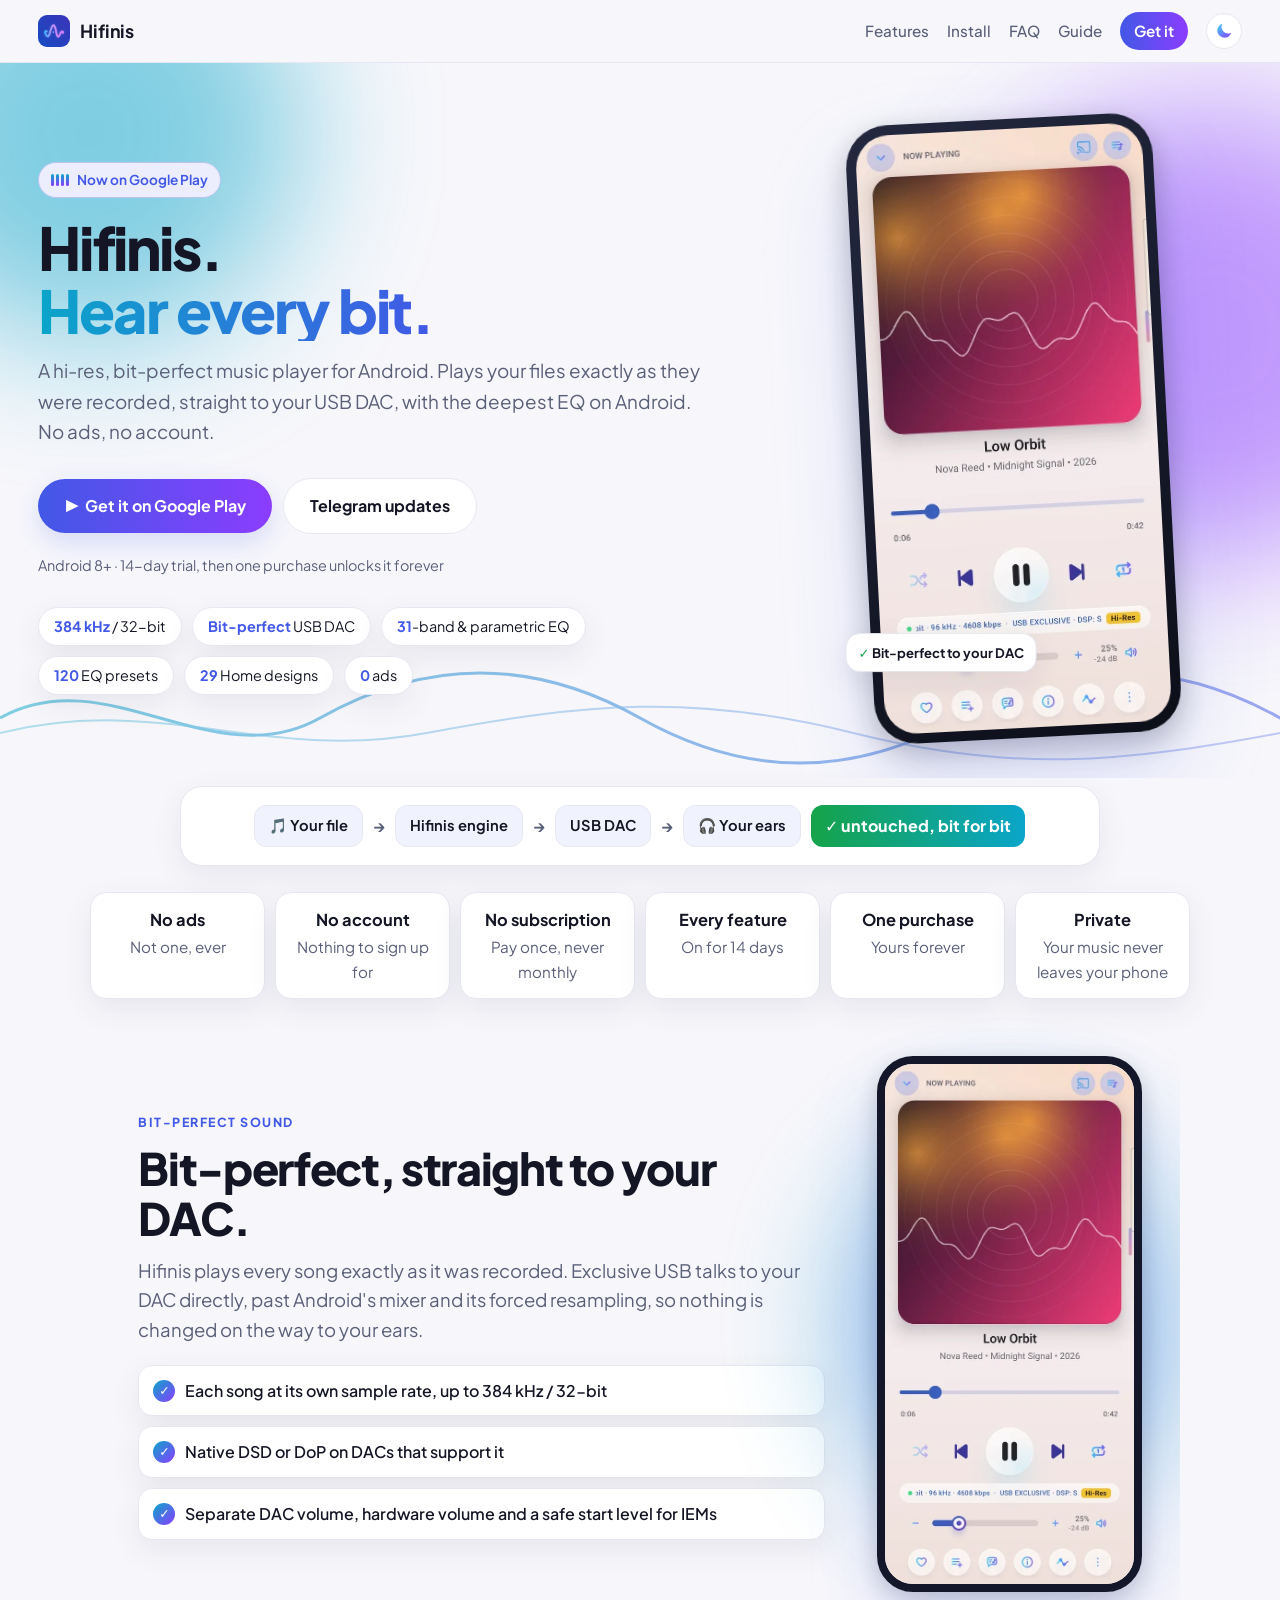
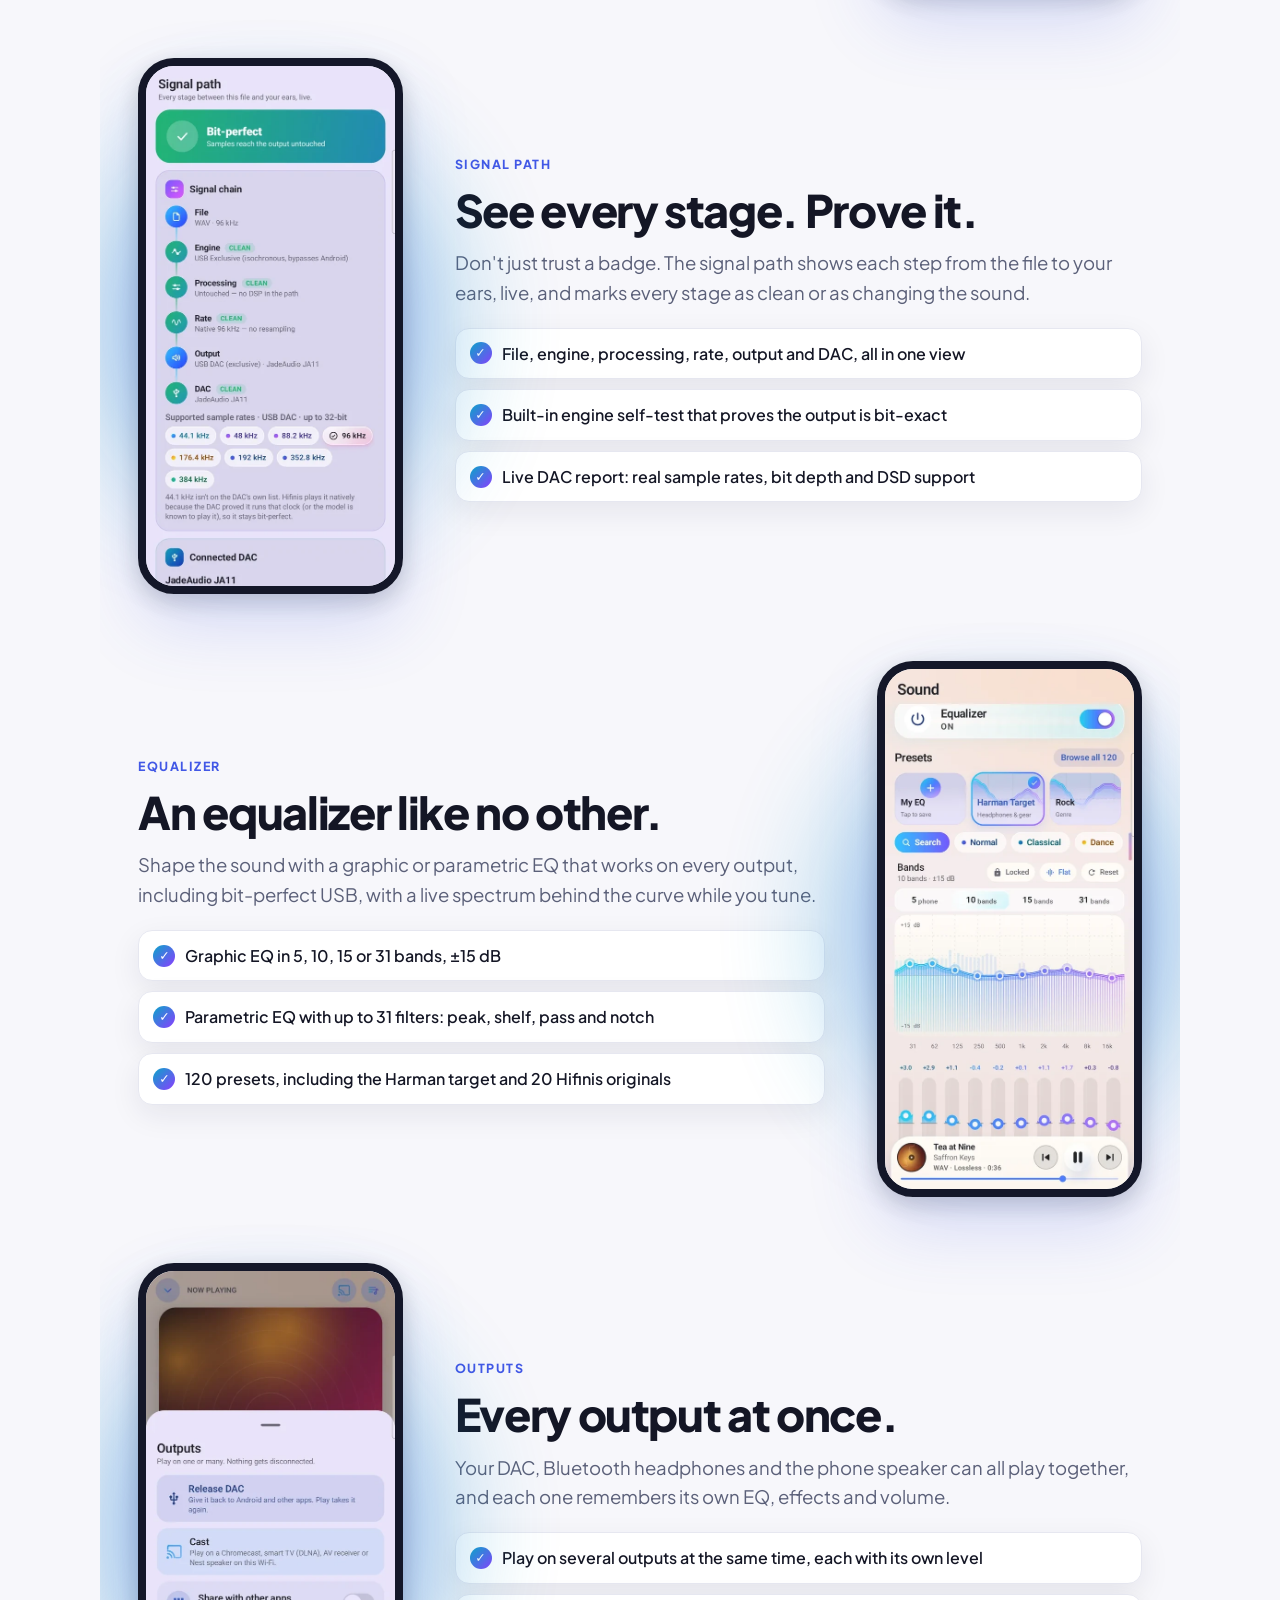
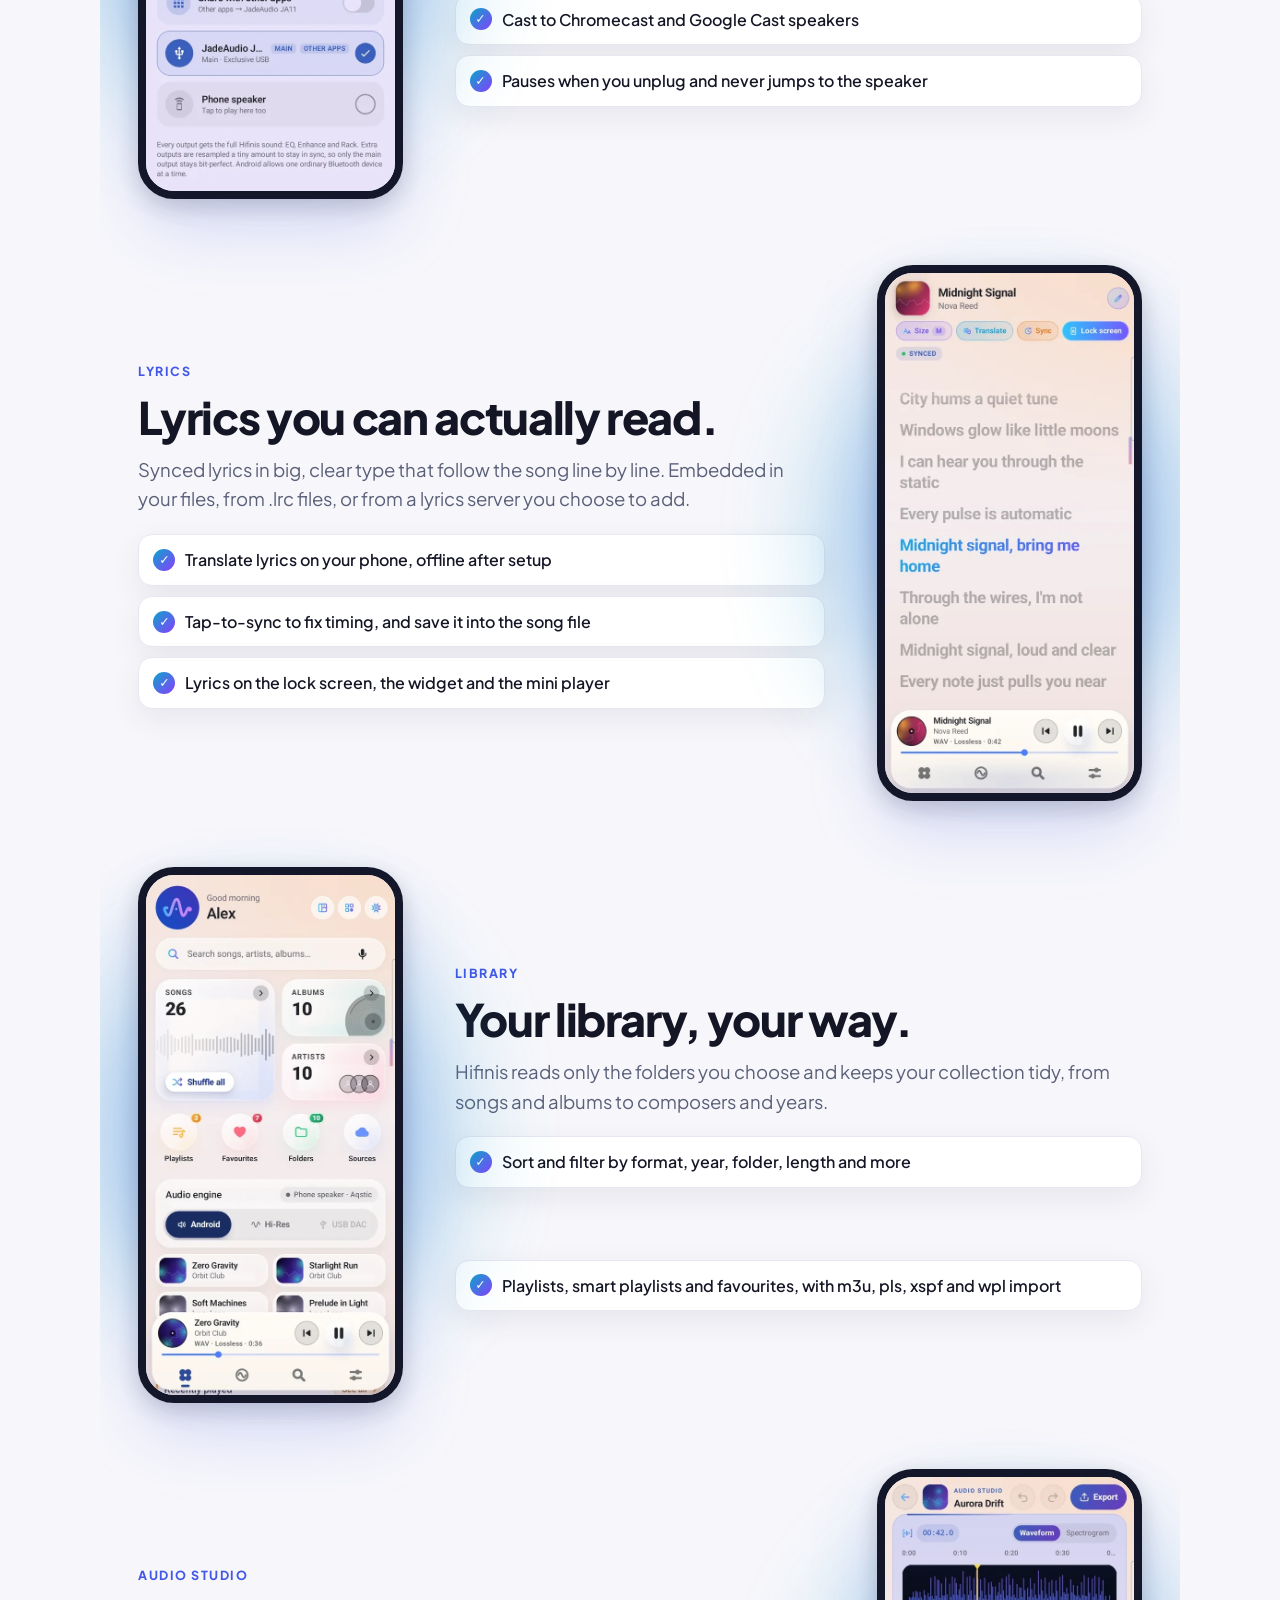
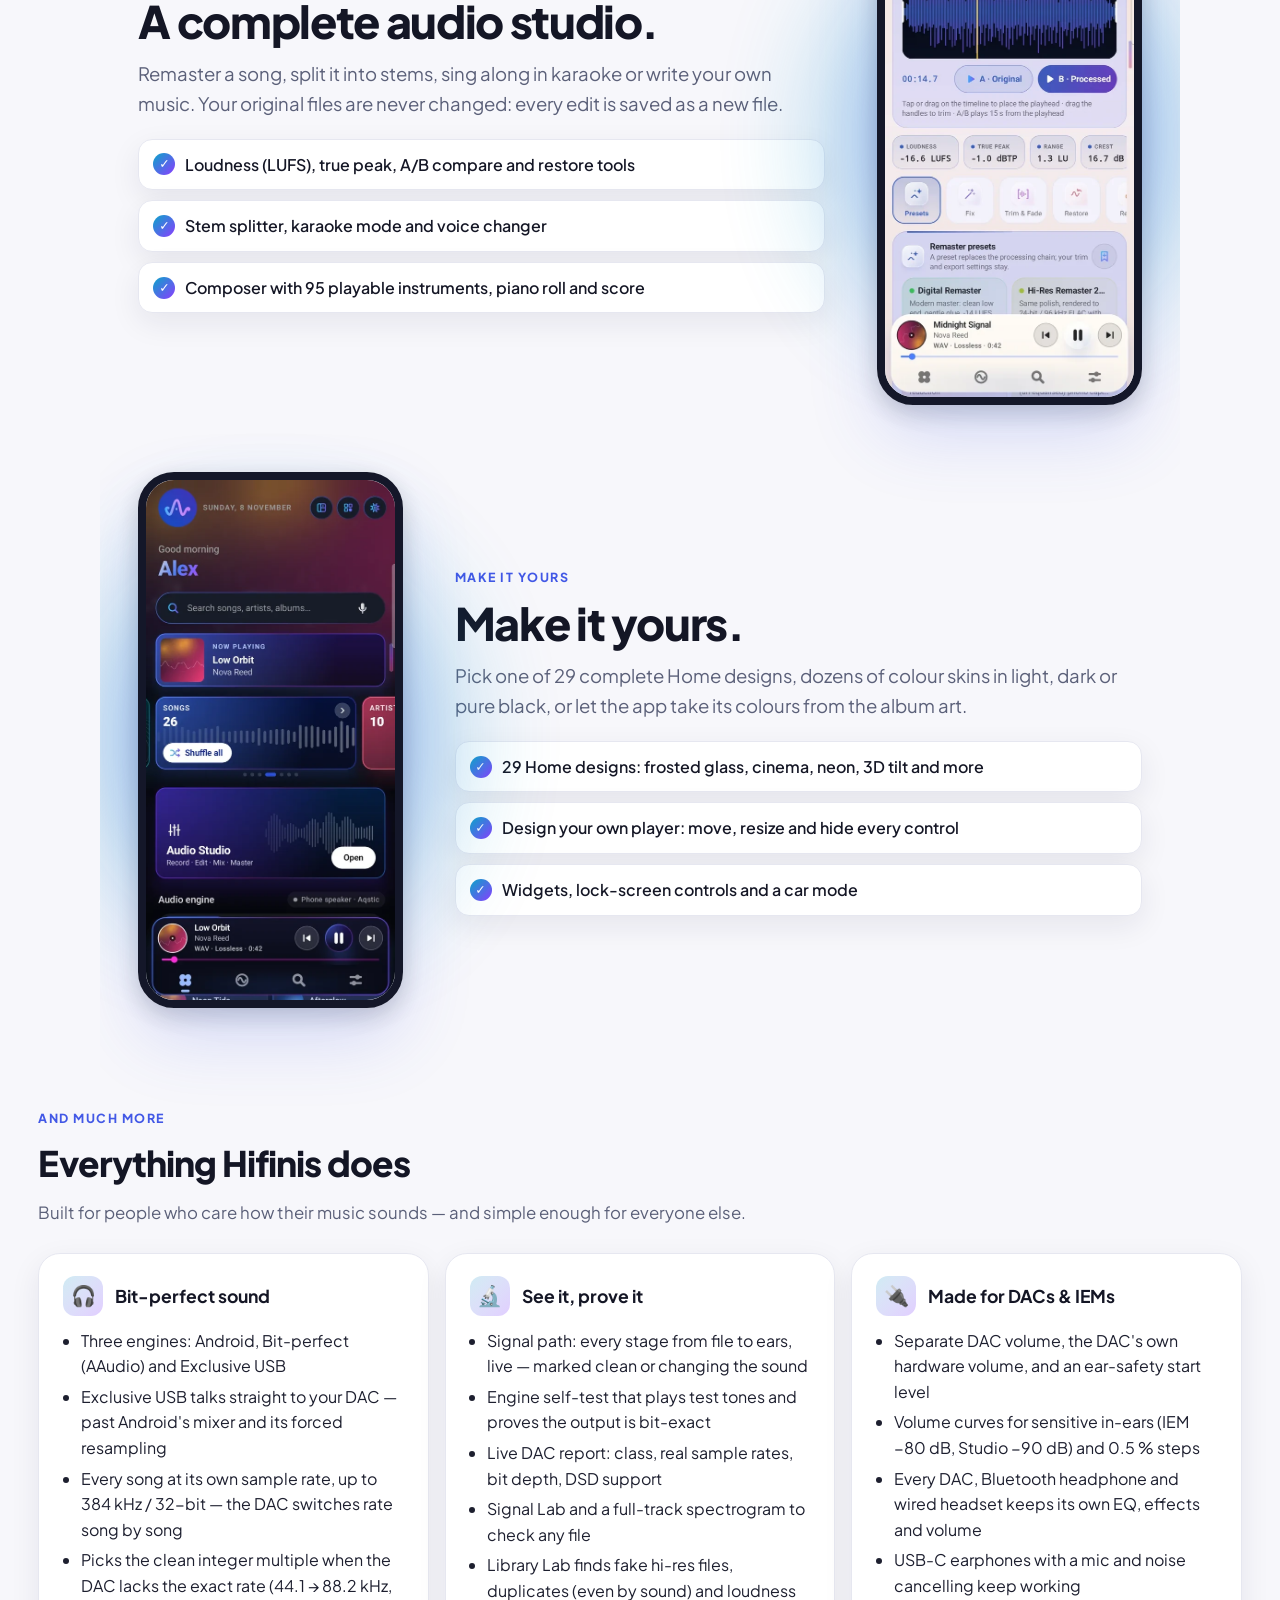
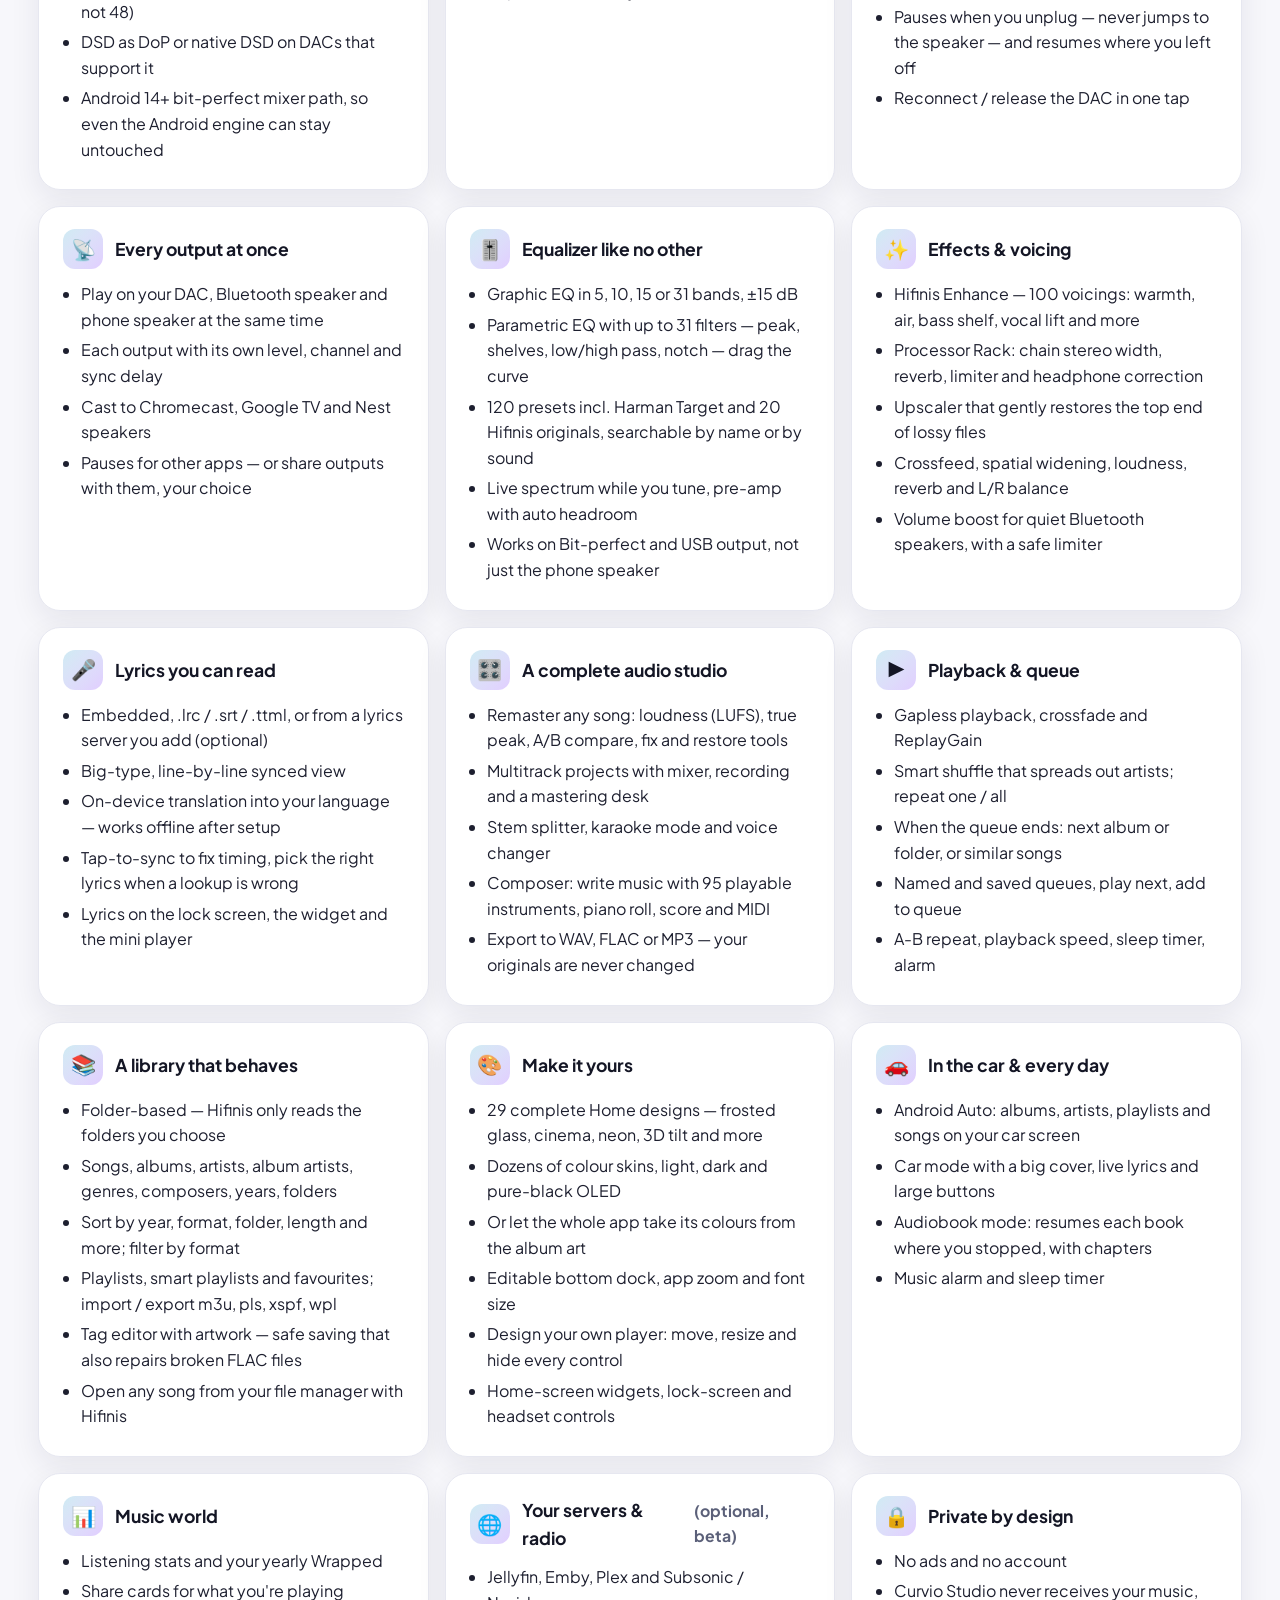
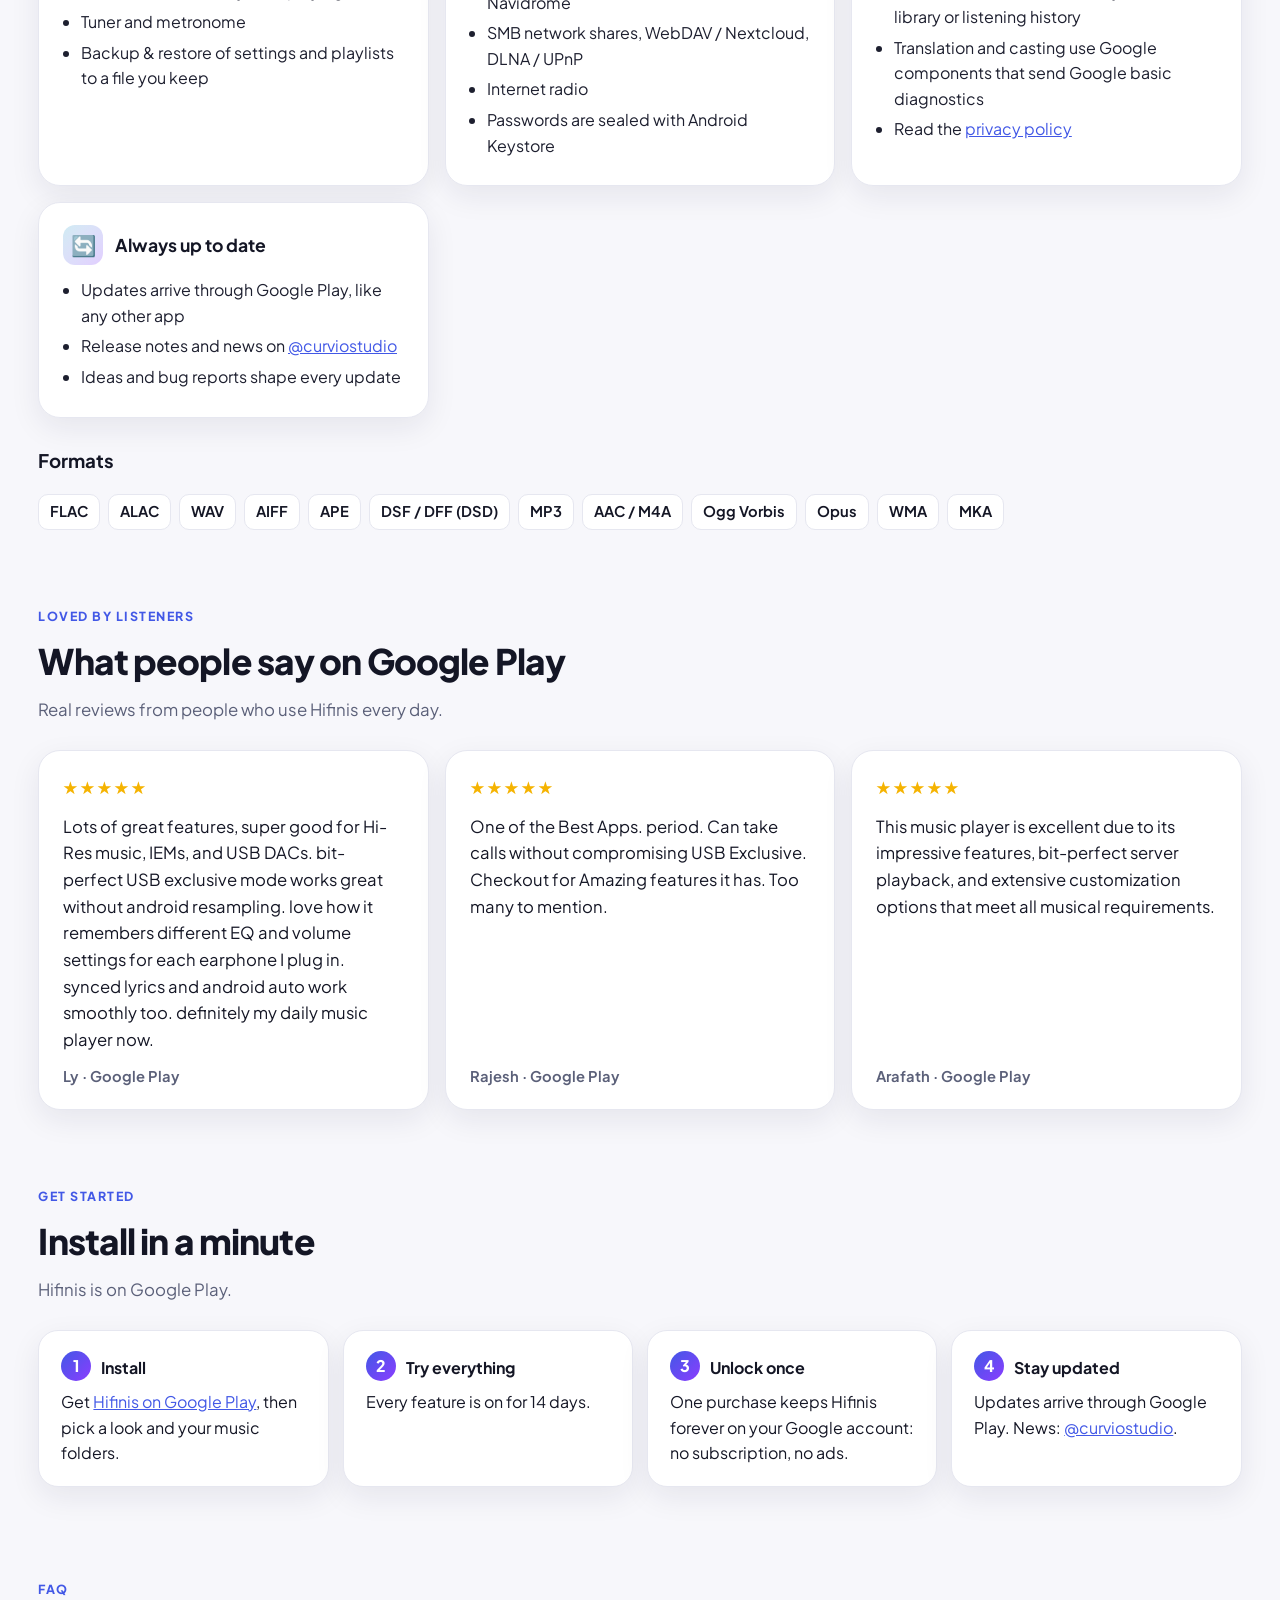
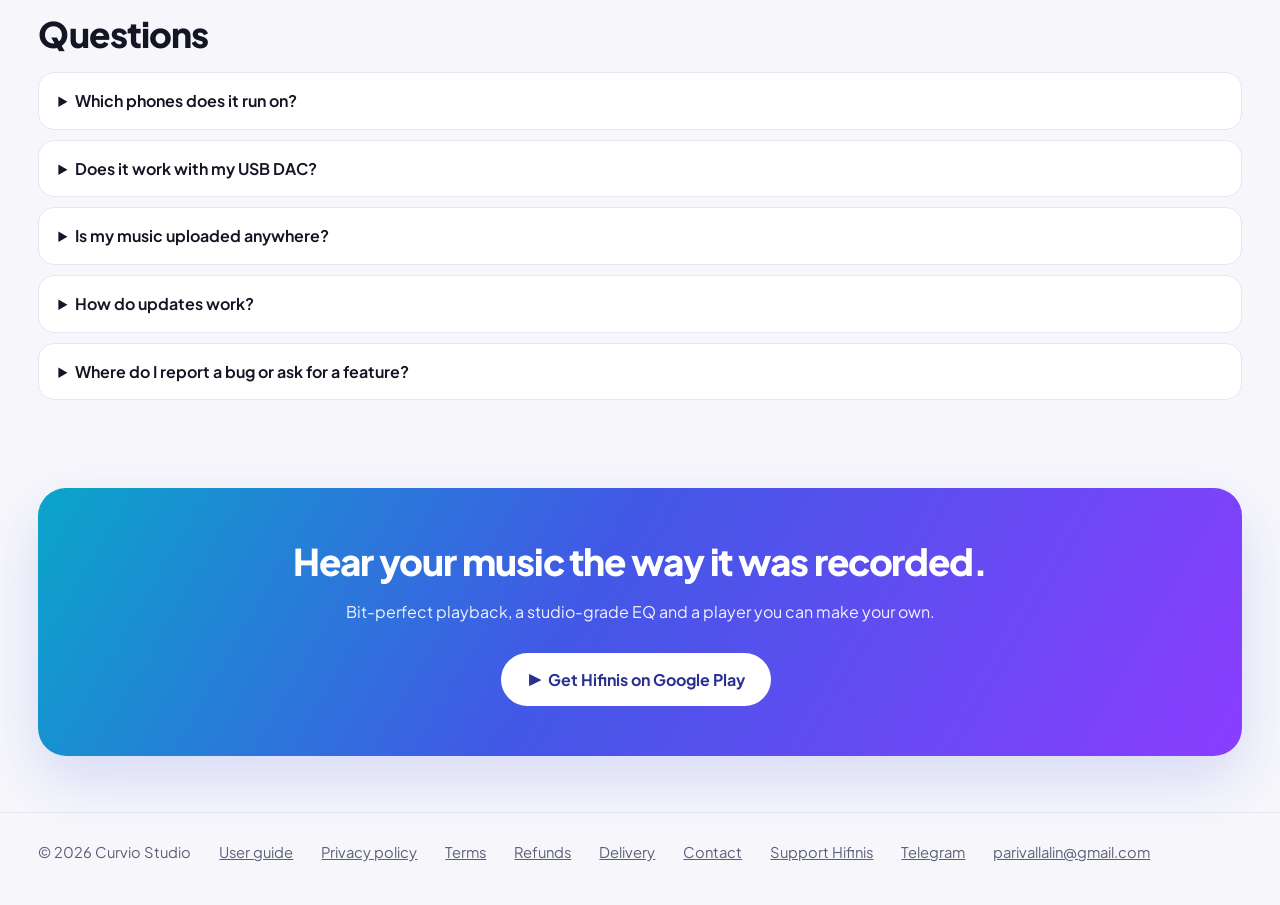
<file: index.html>
<!DOCTYPE html>
<html lang="en">
<head>
<meta name="google-site-verification" content="DgPeoBD3peI8d3aA-oLVMYidHm5n-wnnaxurU8jLHxc" />
<meta charset="utf-8">
<meta name="viewport" content="width=device-width, initial-scale=1">
<title>Hifinis — Bit-Perfect Hi-Res Music Player for Android (USB DAC, FLAC, DSD, EQ)</title>
<meta name="description" content="Hifinis is a bit-perfect hi-res music and audio player for Android: offline FLAC, ALAC, DSD and MP3 playback straight to your USB DAC up to 384 kHz, a 31-band and parametric equalizer with 120 presets, gapless, synced lyrics and an Audio Studio. No ads, no account.">
<meta name="keywords" content="Hifinis, Hifinis music player, Hifinis app, hi-res music player Android, bit-perfect player, USB DAC player Android, FLAC player, DSD player, parametric EQ app, audiophile music player, Curvio Studio">
<meta name="author" content="Curvio Studio">
<link rel="canonical" href="https://hifinis.com/">
<link rel="icon" type="image/png" href="favicon.png">
<link rel="apple-touch-icon" href="icon-192.png">
<meta name="theme-color" content="#f7f7fb">
<link rel="preconnect" href="https://fonts.googleapis.com">
<link rel="preconnect" href="https://fonts.gstatic.com" crossorigin>
<link href="https://fonts.googleapis.com/css2?family=Plus+Jakarta+Sans:wght@400;500;600;700;800&display=swap" rel="stylesheet">
<script src="theme.js"></script>
<link rel="stylesheet" href="motion.css">
<script src="motion.js" defer></script>
<meta property="og:type" content="website">
<meta property="og:site_name" content="Hifinis">
<meta property="og:title" content="Hifinis — Hi-Res Music Player for Android">
<meta property="og:description" content="Bit-perfect USB DAC output, parametric EQ with 120 presets, FLAC/ALAC/DSD, gapless, synced lyrics. No ads, no account.">
<meta property="og:url" content="https://hifinis.com/">
<meta property="og:image" content="https://hifinis.com/og-image.png">
<meta property="og:image:alt" content="Hifinis, the bit-perfect music player for Android">
<meta property="og:locale" content="en_US">
<meta name="twitter:card" content="summary_large_image">
<script type="application/ld+json">
{
  "@context": "https://schema.org",
  "@graph": [
    { "@type": "WebSite", "@id": "https://hifinis.com/#website", "url": "https://hifinis.com/",
      "name": "Hifinis", "alternateName": ["Hifinis Music Player", "Hifinis app"], "inLanguage": "en",
      "publisher": { "@id": "https://hifinis.com/#org" } },
    { "@type": "Organization", "@id": "https://hifinis.com/#org", "name": "Curvio Studio", "url": "https://hifinis.com/",
      "logo": "https://hifinis.com/icon-512.png",
      "sameAs": ["https://t.me/curviostudio", "https://play.google.com/store/apps/details?id=com.curvio.hifinis"] }
  ]
}
</script>
<script type="application/ld+json">
{
  "@context": "https://schema.org",
  "@type": "SoftwareApplication",
  "name": "Hifinis",
  "alternateName": "Hifinis Music Player",
  "applicationCategory": "MultimediaApplication",
  "applicationSubCategory": "Music player",
  "operatingSystem": "Android 8.0 or later",
  "softwareVersion": "2.5.16",
  "description": "Hi-res, bit-perfect music player for Android with exclusive USB DAC output, parametric and graphic EQ, 120 presets, FLAC/ALAC/DSD support, gapless playback, synced lyrics and a built-in Audio Studio.",
  "url": "https://hifinis.com/",
  "downloadUrl": "https://play.google.com/store/apps/details?id=com.curvio.hifinis",
  "image": "https://hifinis.com/icon-512.png",
  "screenshot": "https://hifinis.com/screenshots/01-nowplaying.png",
  "author": { "@id": "https://hifinis.com/#org" },
  "publisher": { "@id": "https://hifinis.com/#org" },
  "inLanguage": "en"
}
</script>
<script type="application/ld+json">
{
  "@context": "https://schema.org",
  "@type": "FAQPage",
  "mainEntity": [
    { "@type": "Question", "name": "Does Hifinis support USB DACs?",
      "acceptedAnswer": { "@type": "Answer", "text": "Yes. Exclusive USB mode streams straight to a USB DAC, bypassing Android's mixer and resampler, at the file's own sample rate up to 384 kHz / 32-bit where the DAC supports it." } },
    { "@type": "Question", "name": "How do I install Hifinis?",
      "acceptedAnswer": { "@type": "Answer", "text": "Install Hifinis from Google Play. Every feature is on for 14 days; after that, one purchase unlocks it forever, with no subscription." } },
    { "@type": "Question", "name": "How does Hifinis update?",
      "acceptedAnswer": { "@type": "Answer", "text": "Updates arrive through Google Play, like any other app." } }
  ]
}
</script>
<style>
  /* Light by default; dark only when picked with the header button (theme.js). */
  :root {
    --bg: #f7f7fb; --bg2: #ffffff; --card: #ffffff; --line: #e6e7f0;
    --fg: #141625; --muted: #5b6079; --accent: #4258e6; --accent2: #8b3dff; --cyan: #0aa5c9;
    --glow: rgba(66, 88, 230, 0.18); --shadow: 0 10px 30px rgba(20, 22, 60, 0.08);
  }
  :root[data-theme="dark"] {
    --bg: #0b0d14; --bg2: #121624; --card: #161b2b; --line: #262c40;
    --fg: #eef0f8; --muted: #a3a9c2; --accent: #6f8bff; --accent2: #b36bff; --cyan: #3fd2f5;
    --glow: rgba(111, 139, 255, 0.22); --shadow: 0 10px 30px rgba(0, 0, 0, 0.35);
  }
  * { box-sizing: border-box; }
  html { scroll-behavior: smooth; }
  body { margin: 0; background: var(--bg); color: var(--fg); line-height: 1.6; overflow-x: hidden;
         font-family: "Plus Jakarta Sans", system-ui, -apple-system, "Segoe UI", Roboto, sans-serif;
         transition: background .3s, color .3s; }
  a { color: var(--accent); }
  .wrap { max-width: 1400px; margin: 0 auto; padding: 0 clamp(16px, 3vw, 48px); }
  .grad { background: linear-gradient(90deg, var(--cyan), var(--accent), var(--accent2));
          -webkit-background-clip: text; background-clip: text; color: transparent; }

  header.top { position: sticky; top: 0; z-index: 10; background: color-mix(in srgb, var(--bg) 82%, transparent);
               backdrop-filter: blur(14px); -webkit-backdrop-filter: blur(14px); border-bottom: 1px solid var(--line); }
  header.top .wrap { display: flex; align-items: center; gap: 10px; height: 62px; }
  header.top img { width: 32px; height: 32px; border-radius: 9px; }
  header.top b { font-size: 1.12em; letter-spacing: -0.01em; }
  header.top nav { margin-left: auto; display: flex; align-items: center; gap: 18px; font-size: 0.95em; }
  header.top nav a { color: var(--muted); text-decoration: none; font-weight: 500; }
  header.top nav a:hover { color: var(--fg); }
  header.top nav a.cta { color: #fff; background: linear-gradient(90deg, var(--accent), var(--accent2));
                         padding: 7px 14px; border-radius: 999px; font-weight: 650; }
  .theme-btn { width: 36px; height: 36px; border-radius: 50%; border: 1px solid var(--line); background: var(--bg2);
               display: grid; place-items: center; cursor: pointer; padding: 0; transition: transform .2s; }
  .theme-btn:hover { transform: rotate(-15deg) scale(1.06); }
  @media (max-width: 680px) { header.top nav a.opt { display: none; } header.top nav { gap: 12px; } }

  /* Hero: text + the app in a phone frame, soft moving glows behind */
  .hero { position: relative; padding: 56px 0 40px; overflow: hidden; }
  .blob { position: absolute; border-radius: 50%; filter: blur(70px); opacity: .5; z-index: 0; pointer-events: none; }
  .blob.a { width: 420px; height: 420px; background: var(--cyan); top: -140px; left: -120px; animation: drift 16s ease-in-out infinite; }
  .blob.b { width: 460px; height: 460px; background: var(--accent2); top: 40px; right: -160px; animation: drift 19s ease-in-out infinite reverse; }
  :root[data-theme="dark"] .blob { opacity: .32; }
  @keyframes drift { 0%,100% { transform: translate(0,0) scale(1); } 50% { transform: translate(40px,30px) scale(1.08); } }
  .hero .wrap { position: relative; z-index: 1; display: grid; grid-template-columns: 1.2fr .8fr; gap: clamp(32px, 5vw, 80px); align-items: center; }
  @media (max-width: 900px) { .hero .wrap { grid-template-columns: 1fr; text-align: center; } .hero .phone { margin: 10px auto 0; } }
  .eyebrow { display: inline-flex; align-items: center; gap: 8px; font-size: .85em; font-weight: 650; color: var(--accent);
             background: color-mix(in srgb, var(--accent) 10%, var(--bg2)); border: 1px solid color-mix(in srgb, var(--accent) 25%, var(--line));
             padding: 6px 12px; border-radius: 999px; }
  
  .hero h1 { font-size: clamp(2.3em, 5.6vw, 3.7em); line-height: 1.06; margin: 18px 0 14px; letter-spacing: -0.035em; font-weight: 800; }
  .hero p.lead { font-size: 1.18em; color: var(--muted); max-width: 680px; margin: 0 0 26px; }
  @media (max-width: 900px) { .hero p.lead { margin: 0 auto 26px; } }
  .btn { display: inline-flex; align-items: center; gap: 9px; font-weight: 700; text-decoration: none;
         padding: 14px 26px; border-radius: 999px; margin: 6px 8px 6px 0; transition: transform .2s, box-shadow .2s; }
  .btn:hover { transform: translateY(-2px); }
  .btn.main { background: linear-gradient(90deg, var(--accent), var(--accent2)); color: #fff; box-shadow: 0 10px 28px var(--glow); }
  .btn.main:hover { box-shadow: 0 16px 36px var(--glow); }
  .btn.alt { border: 1px solid var(--line); color: var(--fg); background: var(--bg2); }
  .small { color: var(--muted); font-size: 0.9em; }
  /* Plain frame, no notch (owner 2026-11-21). The screenshots themselves start ~5px lower, so the
     app's top icons don't press against the edge. */
  .phone { width: clamp(260px, 24vw, 320px); justify-self: center; padding: 10px; border-radius: 42px; position: relative;
           background: linear-gradient(150deg, #23283f, #0c0e18); box-shadow: 0 40px 90px var(--glow), 0 10px 30px rgba(0,0,0,.25);
           transform: rotate(-3deg); transition: transform .5s; }
  .phone:hover { transform: rotate(0deg) translateY(-4px); }
  .phone img { display: block; width: 100%; height: auto; border-radius: 33px; }
  .phone .badge { position: absolute; left: -26px; bottom: 70px; background: var(--bg2); color: var(--fg); border: 1px solid var(--line);
                  border-radius: 14px; padding: 8px 12px; font-size: .82em; font-weight: 700; box-shadow: var(--shadow); transform: rotate(3deg); }
  .phone .badge span { color: #16a34a; }
  @media (max-width: 380px) { .phone { width: 240px; } .phone .badge { left: -8px; } }
  .stats { display: flex; flex-wrap: wrap; gap: 10px; margin: 30px 0 0; padding: 0; list-style: none; }
  @media (max-width: 900px) { .stats { justify-content: center; } }
  .stats li { background: var(--card); border: 1px solid var(--line); border-radius: 999px; padding: 7px 15px; font-size: 0.9em; box-shadow: var(--shadow); }
  .stats b { color: var(--accent); }

  /* The signal path strip */
  .path { display: flex; flex-wrap: wrap; justify-content: center; align-items: center; gap: 10px; margin: 8px auto 0; padding: 18px;
          max-width: 920px; border-radius: 22px; background: var(--card); border: 1px solid var(--line); box-shadow: var(--shadow); }
  .path .st { padding: 8px 14px; border-radius: 12px; font-weight: 650; font-size: .92em;
              background: color-mix(in srgb, var(--accent) 8%, var(--bg2)); border: 1px solid var(--line); }
  .path .ar { color: var(--muted); font-weight: 700; }
  .path .ok { padding: 8px 14px; border-radius: 12px; font-weight: 750; color: #fff; background: linear-gradient(90deg, #16a34a, #0aa5c9); }
  @media (max-width: 600px) {
    .path { flex-direction: column; gap: 6px; padding: 16px; }
    .path .st, .path .ok { width: 100%; text-align: center; }
    .path .ar { transform: rotate(90deg); line-height: 1; }
  }

  .shots { display: flex; gap: 18px; overflow-x: auto; padding: 30px clamp(16px, 3vw, 48px) 22px; scroll-snap-type: x mandatory; max-width: 1400px; margin: 0 auto; }
  .shots figure { margin: 0; flex: 0 0 auto; scroll-snap-align: center; text-align: center; }
  .shots img { height: 460px; width: auto; border-radius: 26px; border: 6px solid #141729;
               display: block; box-shadow: var(--shadow);
               transition: transform .3s; }
  .shots img:hover { transform: translateY(-6px); }
  .shots figcaption { color: var(--muted); font-size: 0.86em; margin-top: 10px; font-weight: 600; }
  @media (max-width: 480px) { .shots img { height: 380px; } }

  section { padding: 64px 0 8px; }
  .label { display: inline-block; font-size: .78em; font-weight: 750; letter-spacing: .12em; text-transform: uppercase; color: var(--accent); margin-bottom: 6px; }
  section h2 { font-size: clamp(1.6em, 3.6vw, 2.2em); letter-spacing: -0.025em; margin: 0 0 8px; font-weight: 800; }
  section p.sub { color: var(--muted); margin: 0 0 26px; font-size: 1.05em; }
  .grid { display: grid; grid-template-columns: repeat(auto-fill, minmax(300px, 1fr)); gap: 16px; }
  @media (max-width: 360px) { .grid { grid-template-columns: 1fr; } }
  .card { background: var(--card); border: 1px solid var(--line); border-radius: 22px; padding: 22px 24px; box-shadow: var(--shadow);
          transition: transform .25s, border-color .25s, box-shadow .25s; }
  .card:hover { transform: translateY(-4px); border-color: color-mix(in srgb, var(--accent) 45%, var(--line)); box-shadow: 0 18px 40px var(--glow); }
  .card h3 { margin: 0 0 12px; font-size: 1.1em; display: flex; align-items: center; gap: 12px; }
  .card h3 .ic { width: 40px; height: 40px; border-radius: 12px; display: grid; place-items: center; font-size: 1.15em; flex: none;
                 background: linear-gradient(135deg, color-mix(in srgb, var(--cyan) 22%, transparent), color-mix(in srgb, var(--accent2) 26%, transparent)); }
  .card ul { margin: 0; padding-left: 1.1em; color: color-mix(in srgb, var(--fg) 88%, var(--muted)); }
  .card li { margin: 5px 0; }
  .formats { display: flex; flex-wrap: wrap; gap: 8px; }
  .formats span { border: 1px solid var(--line); background: var(--bg2); border-radius: 10px; padding: 5px 11px; font-weight: 650; font-size: 0.92em; }

  ol.steps { counter-reset: s; list-style: none; padding: 0; display: grid; gap: 14px; grid-template-columns: repeat(auto-fill, minmax(240px, 1fr)); }
  ol.steps li { counter-increment: s; background: var(--card); border: 1px solid var(--line); border-radius: 20px; padding: 20px 22px; box-shadow: var(--shadow); }
  ol.steps li::before { content: counter(s); display: inline-grid; place-items: center; width: 30px; height: 30px;
                        border-radius: 50%; background: linear-gradient(135deg, var(--accent), var(--accent2)); color: #fff; font-weight: 750; margin: 0 10px 8px 0; vertical-align: middle; }
  details { background: var(--card); border: 1px solid var(--line); border-radius: 16px; padding: 15px 19px; margin: 10px 0; }
  details[open] { border-color: color-mix(in srgb, var(--accent) 40%, var(--line)); }
  details summary { cursor: pointer; font-weight: 650; }
  details p { color: var(--muted); margin: 10px 0 0; }

  .final { margin: 70px auto 0; max-width: 1400px; padding: 0 clamp(16px, 3vw, 48px); }
  .final .box { border-radius: 28px; padding: 44px 28px; text-align: center; color: #fff; position: relative; overflow: hidden;
                background: linear-gradient(120deg, #0aa5c9, #4258e6 45%, #8b3dff); box-shadow: 0 24px 60px var(--glow); }
  .final h2 { margin: 0 0 8px; font-size: clamp(1.6em, 4vw, 2.3em); letter-spacing: -0.03em; font-weight: 800; }
  .final p { margin: 0 0 22px; opacity: .92; }
  .final .btn { background: #fff; color: #2b2f8f; }
  footer { border-top: 1px solid var(--line); margin-top: 56px; padding: 28px 0 40px; color: var(--muted); font-size: 0.92em; }
  footer .wrap { display: flex; flex-wrap: wrap; gap: 14px 28px; }
  footer a { color: var(--muted); }


  /* Feature showcase: one screenshot with its explanation, alternating sides (owner 2026-11-21) */
  .showcase { padding-top: 24px; overflow-x: clip; }
  html { overflow-x: clip; }
  /* Tight pairs (owner 2026-11-21: "big empty gaps"): smaller phone, half the padding, closer columns */
  .showcase { max-width: 1080px; }
  .feature { display: grid; grid-template-columns: minmax(0, 1fr) minmax(220px, 265px); gap: clamp(28px, 4vw, 56px);
             align-items: center; padding: clamp(18px, 2.6vw, 34px) 0; }
  .feature.flip { grid-template-columns: minmax(220px, 265px) minmax(0, 1fr); }
  .feature.flip .shot { order: -1; }
  .feature .copy h2 { font-size: clamp(1.8em, 3.8vw, 2.8em); line-height: 1.1; letter-spacing: -0.03em; margin: 4px 0 14px; font-weight: 800; }
  .feature .copy p { color: var(--muted); font-size: 1.16em; margin: 0 0 20px; }
  .feature ul.points { list-style: none; padding: 0; margin: 0; display: grid; gap: 10px; }
  .feature ul.points li { position: relative; padding: 12px 16px 12px 46px; background: var(--card); border: 1px solid var(--line);
                          border-radius: 14px; box-shadow: var(--shadow); font-weight: 550; }
  .feature ul.points li::before { content: "\2713"; position: absolute; left: 14px; top: 50%; transform: translateY(-50%);
                                  width: 22px; height: 22px; border-radius: 50%; display: grid; place-items: center; font-size: .78em; color: #fff;
                                  background: linear-gradient(135deg, var(--cyan), var(--accent2)); }
  .feature .shot { position: relative; justify-self: center; width: 100%; max-width: 265px; }
  .feature .shot::before { content: ""; position: absolute; inset: 10% -14%; border-radius: 50%; z-index: 0; filter: blur(60px); opacity: .45;
                           background: radial-gradient(circle, var(--accent2), var(--cyan) 60%, transparent 75%); }
  :root[data-theme="dark"] .feature .shot::before { opacity: .28; }
  .feature .shot img { position: relative; z-index: 1; display: block; width: 100%; height: auto; border-radius: 36px;
                       border: 8px solid #141729; box-shadow: 0 30px 70px var(--glow), 0 8px 24px rgba(0,0,0,.18);
                       transition: transform .4s; }
  .feature .shot img:hover { transform: translateY(-6px); }
  @media (max-width: 860px) {
    .feature, .feature.flip { grid-template-columns: 1fr; gap: 28px; text-align: left; }
    .feature.flip .shot { order: 0; }
    .feature .shot { max-width: 250px; }
  }

  /* Why people switch */
  .why { list-style: none; padding: 0; margin: 26px auto 0; display: grid; gap: 10px; max-width: 1100px;
         grid-template-columns: repeat(auto-fit, minmax(170px, 1fr)); }
  .why li { text-align: center; padding: 14px 12px; border-radius: 16px; background: var(--card); border: 1px solid var(--line);
            box-shadow: var(--shadow); font-size: .95em; color: var(--muted); }
  .why b { display: block; color: var(--fg); font-size: 1.08em; margin-bottom: 2px; }
  /* Reviews */
  .quotes { display: grid; gap: 16px; grid-template-columns: repeat(auto-fit, minmax(280px, 1fr)); }
  .quote { margin: 0; padding: 24px 24px 20px; border-radius: 22px; background: var(--card); border: 1px solid var(--line); box-shadow: var(--shadow);
           display: flex; flex-direction: column; gap: 12px; }
  .quote .stars { color: #f5b301; letter-spacing: 2px; font-size: 1.05em; }
  .quote blockquote { margin: 0; font-size: 1.04em; line-height: 1.6; flex: 1; }
  .quote figcaption { color: var(--muted); font-weight: 650; font-size: .92em; }
  /* Fade-in on scroll (off for people who turn motion off) */
  .reveal { opacity: 0; transform: translateY(18px); transition: opacity .6s ease, transform .6s ease; }
  .reveal.in { opacity: 1; transform: none; }
  @media (prefers-reduced-motion: reduce) {
    .reveal { opacity: 1; transform: none; transition: none; }
    .blob { animation: none; } .phone, .card, .btn, .shots img { transition: none; }
  }
</style>
</head>
<body>

<header class="top">
  <div class="wrap">
    <img src="icon-192.png" alt="Hifinis logo">
    <b>Hifinis</b>
    <nav>
      <a class="opt" href="#features">Features</a>
      <a class="opt" href="#install">Install</a>
      <a class="opt" href="#faq">FAQ</a>
      <a href="guide.html">Guide</a>
      <a class="cta" href="https://play.google.com/store/apps/details?id=com.curvio.hifinis">Get it</a>
    </nav>
  </div>
</header>

<div class="hero">
  <div class="blob a"></div><div class="blob b"></div>
  <div class="hf-wave" aria-hidden="true">
    <svg class="a" viewBox="0 0 2400 140" preserveAspectRatio="none"><defs><linearGradient id="hfw1" x1="0" x2="1"><stop offset="0" stop-color="#0aa5c9"/><stop offset=".5" stop-color="#4258e6"/><stop offset="1" stop-color="#8b3dff"/></linearGradient></defs>
      <path fill="none" stroke="url(#hfw1)" stroke-width="3" d="M0 80 C 100 20, 200 140, 300 80 S 500 20, 600 80 S 800 140, 900 80 S 1100 20, 1200 80 C 1300 20, 1400 140, 1500 80 S 1700 20, 1800 80 S 2000 140, 2100 80 S 2300 20, 2400 80"/></svg>
    <svg class="b" viewBox="0 0 2400 140" preserveAspectRatio="none">
      <path fill="none" stroke="url(#hfw1)" stroke-width="2" d="M0 95 C 150 55, 250 125, 400 95 S 650 55, 800 95 S 1050 125, 1200 95 C 1350 55, 1450 125, 1600 95 S 1850 55, 2000 95 S 2250 125, 2400 95"/></svg>
  </div>
  <div class="wrap">
    <div>
      <span class="eyebrow"><span class="eq" aria-hidden="true"><i></i><i></i><i></i><i></i></span>Now on Google Play</span>
      <h1>Hifinis.<br><span class="grad">Hear every bit.</span></h1>
      <p class="lead">A hi-res, bit-perfect music player for Android. Plays your files exactly as they were
      recorded, straight to your USB DAC, with the deepest EQ on Android. No ads, no account.</p>
      <a class="btn main" href="https://play.google.com/store/apps/details?id=com.curvio.hifinis">&#9654;&nbsp; Get it on Google Play</a>
      <a class="btn alt" href="https://t.me/curviostudio">Telegram updates</a>
      <p class="small">Android 8+ · 14-day trial, then one purchase unlocks it forever</p>
      <ul class="stats">
        <li><b>384 kHz</b> / 32-bit</li>
        <li><b>Bit-perfect</b> USB DAC</li>
        <li><b>31</b>-band &amp; parametric EQ</li>
        <li><b>120</b> EQ presets</li>
        <li><b>29</b> Home designs</li>
        <li><b>0</b> ads</li>
      </ul>
    </div>
    <div class="phone">
      <img src="screenshots/01-nowplaying.webp" alt="Hifinis Now Playing: 96 kHz WAV, USB Exclusive, bit-perfect to a USB DAC" width="540" height="1127">
      <div class="badge"><span>&#10003;</span> Bit-perfect to your DAC</div>
    </div>
  </div>
</div>

<div class="wrap reveal">
  <div class="path" aria-label="Signal path">
    <span class="st">&#127925; Your file</span><span class="ar">&rarr;</span>
    <span class="st">Hifinis engine</span><span class="ar">&rarr;</span>
    <span class="st">USB DAC</span><span class="ar">&rarr;</span>
    <span class="st">&#127911; Your ears</span>
    <span class="ok">&#10003; untouched, bit for bit</span>
  </div>
</div>


<div class="wrap reveal">
  <ul class="why" aria-label="Why people switch to Hifinis">
    <li><b>No ads</b>Not one, ever</li>
    <li><b>No account</b>Nothing to sign up for</li>
    <li><b>No subscription</b>Pay once, never monthly</li>
    <li><b>Every feature</b>On for 14 days</li>
    <li><b>One purchase</b>Yours forever</li>
    <li><b>Private</b>Your music never leaves your phone</li>
  </ul>
</div>
<section class="showcase wrap" aria-label="What Hifinis does">
  <div class="feature reveal">
    <div class="copy">
      <span class="label">Bit-perfect sound</span>
      <h2>Bit-perfect, straight to your DAC.</h2>
      <p>Hifinis plays every song exactly as it was recorded. Exclusive USB talks to your DAC directly, past Android's mixer and its forced resampling, so nothing is changed on the way to your ears.</p>
      <ul class="points">
        <li>Each song at its own sample rate, up to 384 kHz / 32-bit</li>
        <li>Native DSD or DoP on DACs that support it</li>
        <li>Separate DAC volume, hardware volume and a safe start level for IEMs</li>
      </ul>
    </div>
    <div class="shot"><img src="screenshots/01-nowplaying.webp" alt="Hifinis Now Playing: 96 kHz WAV played bit-perfect over USB Exclusive to a USB DAC" loading="lazy" width="540" height="1127"></div>
  </div>
  <div class="feature flip reveal">
    <div class="copy">
      <span class="label">Signal path</span>
      <h2>See every stage. Prove it.</h2>
      <p>Don't just trust a badge. The signal path shows each step from the file to your ears, live, and marks every stage as clean or as changing the sound.</p>
      <ul class="points">
        <li>File, engine, processing, rate, output and DAC, all in one view</li>
        <li>Built-in engine self-test that proves the output is bit-exact</li>
        <li>Live DAC report: real sample rates, bit depth and DSD support</li>
      </ul>
    </div>
    <div class="shot"><img src="screenshots/02-signal-path.webp" alt="Hifinis signal path: file, engine, processing and DAC all marked clean" loading="lazy" width="540" height="1127"></div>
  </div>
  <div class="feature reveal">
    <div class="copy">
      <span class="label">Equalizer</span>
      <h2>An equalizer like no other.</h2>
      <p>Shape the sound with a graphic or parametric EQ that works on every output, including bit-perfect USB, with a live spectrum behind the curve while you tune.</p>
      <ul class="points">
        <li>Graphic EQ in 5, 10, 15 or 31 bands, ±15 dB</li>
        <li>Parametric EQ with up to 31 filters: peak, shelf, pass and notch</li>
        <li>120 presets, including the Harman target and 20 Hifinis originals</li>
      </ul>
    </div>
    <div class="shot"><img src="screenshots/03-eq.webp" alt="Hifinis 10-band equalizer with the Harman Target preset and a live spectrum" loading="lazy" width="540" height="1127"></div>
  </div>
  <div class="feature flip reveal">
    <div class="copy">
      <span class="label">Outputs</span>
      <h2>Every output at once.</h2>
      <p>Your DAC, Bluetooth headphones and the phone speaker can all play together, and each one remembers its own EQ, effects and volume.</p>
      <ul class="points">
        <li>Play on several outputs at the same time, each with its own level</li>
        <li>Cast to Chromecast and Google Cast speakers</li>
        <li>Pauses when you unplug and never jumps to the speaker</li>
      </ul>
    </div>
    <div class="shot"><img src="screenshots/06-outputs.webp" alt="Hifinis Outputs: USB DAC, phone speaker, Cast and sharing with other apps" loading="lazy" width="540" height="1127"></div>
  </div>
  <div class="feature reveal">
    <div class="copy">
      <span class="label">Lyrics</span>
      <h2>Lyrics you can actually read.</h2>
      <p>Synced lyrics in big, clear type that follow the song line by line. Embedded in your files, from .lrc files, or from a lyrics server you choose to add.</p>
      <ul class="points">
        <li>Translate lyrics on your phone, offline after setup</li>
        <li>Tap-to-sync to fix timing, and save it into the song file</li>
        <li>Lyrics on the lock screen, the widget and the mini player</li>
      </ul>
    </div>
    <div class="shot"><img src="screenshots/05-lyrics.webp" alt="Hifinis synced lyrics in big type with Translate and Sync" loading="lazy" width="540" height="1127"></div>
  </div>
  <div class="feature flip reveal">
    <div class="copy">
      <span class="label">Library</span>
      <h2>Your library, your way.</h2>
      <p>Hifinis reads only the folders you choose and keeps your collection tidy, from songs and albums to composers and years.</p>
      <ul class="points">
        <li>Sort and filter by format, year, folder, length and more</li>
        <li>Tag editor with artwork and safe saving</li>
        <li>Playlists, smart playlists and favourites, with m3u, pls, xspf and wpl import</li>
      </ul>
    </div>
    <div class="shot"><img src="screenshots/04-home.webp" alt="Hifinis Home in the Frosted glass design: songs, albums, artists and playlists" loading="lazy" width="540" height="1127"></div>
  </div>
  <div class="feature reveal">
    <div class="copy">
      <span class="label">Audio Studio</span>
      <h2>A complete audio studio.</h2>
      <p>Remaster a song, split it into stems, sing along in karaoke or write your own music. Your original files are never changed: every edit is saved as a new file.</p>
      <ul class="points">
        <li>Loudness (LUFS), true peak, A/B compare and restore tools</li>
        <li>Stem splitter, karaoke mode and voice changer</li>
        <li>Composer with 95 playable instruments, piano roll and score</li>
      </ul>
    </div>
    <div class="shot"><img src="screenshots/07-studio.webp" alt="Hifinis Audio Studio: waveform, A/B compare, loudness and true-peak meters" loading="lazy" width="540" height="1127"></div>
  </div>
  <div class="feature flip reveal">
    <div class="copy">
      <span class="label">Make it yours</span>
      <h2>Make it yours.</h2>
      <p>Pick one of 29 complete Home designs, dozens of colour skins in light, dark or pure black, or let the app take its colours from the album art.</p>
      <ul class="points">
        <li>29 Home designs: frosted glass, cinema, neon, 3D tilt and more</li>
        <li>Design your own player: move, resize and hide every control</li>
        <li>Widgets, lock-screen controls and a car mode</li>
      </ul>
    </div>
    <div class="shot"><img src="screenshots/08-designs.webp" alt="Hifinis Home in the dark Cinema design" loading="lazy" width="540" height="1127"></div>
  </div>
</section>
<main class="wrap">

<section id="features" class="reveal">
  <span class="label">And much more</span>
  <h2>Everything Hifinis does</h2>
  <p class="sub">Built for people who care how their music sounds — and simple enough for everyone else.</p>
  <div class="grid">
    <div class="card">
      <h3><span class="ic">🎧</span>Bit-perfect sound</h3>
      <ul>
        <li>Three engines: Android, Bit-perfect (AAudio) and Exclusive USB</li>
        <li>Exclusive USB talks straight to your DAC — past Android's mixer and its forced resampling</li>
        <li>Every song at its own sample rate, up to 384 kHz / 32-bit — the DAC switches rate song by song</li>
        <li>Picks the clean integer multiple when the DAC lacks the exact rate (44.1 → 88.2 kHz, not 48)</li>
        <li>DSD as DoP or native DSD on DACs that support it</li>
        <li>Android 14+ bit-perfect mixer path, so even the Android engine can stay untouched</li>
      </ul>
    </div>
    <div class="card">
      <h3><span class="ic">🔬</span>See it, prove it</h3>
      <ul>
        <li>Signal path: every stage from file to ears, live — marked clean or changing the sound</li>
        <li>Engine self-test that plays test tones and proves the output is bit-exact</li>
        <li>Live DAC report: class, real sample rates, bit depth, DSD support</li>
        <li>Signal Lab and a full-track spectrogram to check any file</li>
        <li>Library Lab finds fake hi-res files, duplicates (even by sound) and loudness</li>
      </ul>
    </div>
    <div class="card">
      <h3><span class="ic">🔌</span>Made for DACs &amp; IEMs</h3>
      <ul>
        <li>Separate DAC volume, the DAC's own hardware volume, and an ear-safety start level</li>
        <li>Volume curves for sensitive in-ears (IEM −80 dB, Studio −90 dB) and 0.5 % steps</li>
        <li>Every DAC, Bluetooth headphone and wired headset keeps its own EQ, effects and volume</li>
        <li>USB-C earphones with a mic and noise cancelling keep working</li>
        <li>Pauses when you unplug — never jumps to the speaker — and resumes where you left off</li>
        <li>Reconnect / release the DAC in one tap</li>
      </ul>
    </div>
    <div class="card">
      <h3><span class="ic">📡</span>Every output at once</h3>
      <ul>
        <li>Play on your DAC, Bluetooth speaker and phone speaker at the same time</li>
        <li>Each output with its own level, channel and sync delay</li>
        <li>Cast to Chromecast, Google TV and Nest speakers</li>
        <li>Pauses for other apps — or share outputs with them, your choice</li>
      </ul>
    </div>
    <div class="card">
      <h3><span class="ic">🎚️</span>Equalizer like no other</h3>
      <ul>
        <li>Graphic EQ in 5, 10, 15 or 31 bands, ±15 dB</li>
        <li>Parametric EQ with up to 31 filters — peak, shelves, low/high pass, notch — drag the curve</li>
        <li>120 presets incl. Harman Target and 20 Hifinis originals, searchable by name or by sound</li>
        <li>Live spectrum while you tune, pre-amp with auto headroom</li>
        <li>Works on Bit-perfect and USB output, not just the phone speaker</li>
      </ul>
    </div>
    <div class="card">
      <h3><span class="ic">✨</span>Effects &amp; voicing</h3>
      <ul>
        <li>Hifinis Enhance — 100 voicings: warmth, air, bass shelf, vocal lift and more</li>
        <li>Processor Rack: chain stereo width, reverb, limiter and headphone correction</li>
        <li>Upscaler that gently restores the top end of lossy files</li>
        <li>Crossfeed, spatial widening, loudness, reverb and L/R balance</li>
        <li>Volume boost for quiet Bluetooth speakers, with a safe limiter</li>
      </ul>
    </div>
    <div class="card">
      <h3><span class="ic">🎤</span>Lyrics you can read</h3>
      <ul>
        <li>Embedded, .lrc / .srt / .ttml, or from a lyrics server you add (optional)</li>
        <li>Big-type, line-by-line synced view</li>
        <li>On-device translation into your language — works offline after setup</li>
        <li>Tap-to-sync to fix timing, pick the right lyrics when a lookup is wrong</li>
        <li>Lyrics on the lock screen, the widget and the mini player</li>
      </ul>
    </div>
    <div class="card">
      <h3><span class="ic">🎛️</span>A complete audio studio</h3>
      <ul>
        <li>Remaster any song: loudness (LUFS), true peak, A/B compare, fix and restore tools</li>
        <li>Multitrack projects with mixer, recording and a mastering desk</li>
        <li>Stem splitter, karaoke mode and voice changer</li>
        <li>Composer: write music with 95 playable instruments, piano roll, score and MIDI</li>
        <li>Export to WAV, FLAC or MP3 — your originals are never changed</li>
      </ul>
    </div>
    <div class="card">
      <h3><span class="ic">▶️</span>Playback &amp; queue</h3>
      <ul>
        <li>Gapless playback, crossfade and ReplayGain</li>
        <li>Smart shuffle that spreads out artists; repeat one / all</li>
        <li>When the queue ends: next album or folder, or similar songs</li>
        <li>Named and saved queues, play next, add to queue</li>
        <li>A-B repeat, playback speed, sleep timer, alarm</li>
      </ul>
    </div>
    <div class="card">
      <h3><span class="ic">📚</span>A library that behaves</h3>
      <ul>
        <li>Folder-based — Hifinis only reads the folders you choose</li>
        <li>Songs, albums, artists, album artists, genres, composers, years, folders</li>
        <li>Sort by year, format, folder, length and more; filter by format</li>
        <li>Playlists, smart playlists and favourites; import / export m3u, pls, xspf, wpl</li>
        <li>Tag editor with artwork — safe saving that also repairs broken FLAC files</li>
        <li>Open any song from your file manager with Hifinis</li>
      </ul>
    </div>
    <div class="card">
      <h3><span class="ic">🎨</span>Make it yours</h3>
      <ul>
        <li>29 complete Home designs — frosted glass, cinema, neon, 3D tilt and more</li>
        <li>Dozens of colour skins, light, dark and pure-black OLED</li>
        <li>Or let the whole app take its colours from the album art</li>
        <li>Editable bottom dock, app zoom and font size</li>
        <li>Design your own player: move, resize and hide every control</li>
        <li>Home-screen widgets, lock-screen and headset controls</li>
      </ul>
    </div>
    <div class="card">
      <h3><span class="ic">&#128663;</span>In the car &amp; every day</h3>
      <ul>
        <li>Android Auto: albums, artists, playlists and songs on your car screen</li>
        <li>Car mode with a big cover, live lyrics and large buttons</li>
        <li>Audiobook mode: resumes each book where you stopped, with chapters</li>
        <li>Music alarm and sleep timer</li>
      </ul>
    </div>
    <div class="card">
      <h3><span class="ic">📊</span>Music world</h3>
      <ul>
        <li>Listening stats and your yearly Wrapped</li>
        <li>Share cards for what you're playing</li>
        <li>Tuner and metronome</li>
        <li>Backup &amp; restore of settings and playlists to a file you keep</li>
      </ul>
    </div>
    <div class="card">
      <h3><span class="ic">🌐</span>Your servers & radio <span class="small">(optional, beta)</span></h3>
      <ul>
        <li>Jellyfin, Emby, Plex and Subsonic / Navidrome</li>
        <li>SMB network shares, WebDAV / Nextcloud, DLNA / UPnP</li>
        <li>Internet radio</li>
        <li>Passwords are sealed with Android Keystore</li>
      </ul>
    </div>
    <div class="card">
      <h3><span class="ic">🔒</span>Private by design</h3>
      <ul>
        <li>No ads and no account</li>
        <li>Curvio Studio never receives your music, library or listening history</li>
        <li>Translation and casting use Google components that send Google basic diagnostics</li>
        <li>Read the <a href="privacy.html">privacy policy</a></li>
      </ul>
    </div>
    <div class="card">
      <h3><span class="ic">🔄</span>Always up to date</h3>
      <ul>
        <li>Updates arrive through Google Play, like any other app</li>
        <li>Release notes and news on <a href="https://t.me/curviostudio">@curviostudio</a></li>
        <li>Ideas and bug reports shape every update</li>
      </ul>
    </div>
  </div>

  <h3 style="margin-top:28px">Formats</h3>
  <div class="formats">
    <span>FLAC</span><span>ALAC</span><span>WAV</span><span>AIFF</span><span>APE</span><span>DSF / DFF (DSD)</span>
    <span>MP3</span><span>AAC / M4A</span><span>Ogg Vorbis</span><span>Opus</span><span>WMA</span><span>MKA</span>
  </div>
</section>

<section id="reviews" class="reveal">
  <span class="label">Loved by listeners</span>
  <h2>What people say on Google Play</h2>
  <p class="sub">Real reviews from people who use Hifinis every day.</p>
  <div class="quotes">
    <figure class="quote"><div class="stars" aria-label="5 out of 5 stars">&#9733;&#9733;&#9733;&#9733;&#9733;</div>
      <blockquote>Lots of great features, super good for Hi-Res music, IEMs, and USB DACs. bit-perfect USB exclusive mode works great without android resampling. love how it remembers different EQ and volume settings for each earphone I plug in. synced lyrics and android auto work smoothly too. definitely my daily music player now.</blockquote>
      <figcaption>Ly · Google Play</figcaption></figure>
    <figure class="quote"><div class="stars" aria-label="5 out of 5 stars">&#9733;&#9733;&#9733;&#9733;&#9733;</div>
      <blockquote>One of the Best Apps. period. Can take calls without compromising USB Exclusive. Checkout for Amazing features it has. Too many to mention.</blockquote>
      <figcaption>Rajesh · Google Play</figcaption></figure>
    <figure class="quote"><div class="stars" aria-label="5 out of 5 stars">&#9733;&#9733;&#9733;&#9733;&#9733;</div>
      <blockquote>This music player is excellent due to its impressive features, bit-perfect server playback, and extensive customization options that meet all musical requirements.</blockquote>
      <figcaption>Arafath · Google Play</figcaption></figure>
  </div>
</section>

<section id="install" class="reveal">
  <span class="label">Get started</span>
  <h2>Install in a minute</h2>
  <p class="sub">Hifinis is on Google Play.</p>
  <ol class="steps">
    <li><b>Install</b><br>Get <a href="https://play.google.com/store/apps/details?id=com.curvio.hifinis">Hifinis on Google Play</a>, then pick a look and your music folders.</li>
    <li><b>Try everything</b><br>Every feature is on for 14 days.</li>
    <li><b>Unlock once</b><br>One purchase keeps Hifinis forever on your Google account: no subscription, no ads.</li>
    <li><b>Stay updated</b><br>Updates arrive through Google Play. News: <a href="https://t.me/curviostudio">@curviostudio</a>.</li>
  </ol>
</section>

<section id="faq" class="reveal">
  <span class="label">FAQ</span>
  <h2>Questions</h2>
  <details><summary>Which phones does it run on?</summary><p>Android 8.0 or newer on 64-bit phones (almost every phone from the last several years). Install it from Google Play and it picks the right version for your phone.</p></details>
  <details><summary>Does it work with my USB DAC?</summary><p>Hifinis works with standard USB Audio Class DACs and dongles. Exclusive USB mode plays bit-perfect at the file's own rate where the DAC supports it, up to 384 kHz / 32-bit.</p></details>
  <details><summary>Is my music uploaded anywhere?</summary><p>No. Hifinis reads only the folders you choose and never sends your library anywhere. Optional online lyrics, artist images and the update check are explained in the <a href="privacy.html">privacy policy</a>.</p></details>
  <details><summary>How do updates work?</summary><p>Through Google Play, like any other app. Installed an APK from this site before? Install from Google Play over it — your library, playlists, EQ and settings are kept.</p></details>
  <details><summary>Where do I report a bug or ask for a feature?</summary><p>Join the community at <a href="https://t.me/curvio_community">@curvio_community</a> or email <a href="mailto:parivallalin@gmail.com">parivallalin@gmail.com</a>.</p></details>
</section>

</main>

<div class="final reveal">
  <div class="box">
    <h2>Hear your music the way it was recorded.</h2>
    <p>Bit-perfect playback, a studio-grade EQ and a player you can make your own.</p>
    <a class="btn" href="https://play.google.com/store/apps/details?id=com.curvio.hifinis">&#9654;&nbsp; Get Hifinis on Google Play</a>
  </div>
</div>

<footer>
  <div class="wrap">
    <span>© 2026 Curvio Studio</span>
    <a href="guide.html">User guide</a>
    <a href="privacy.html">Privacy policy</a>
    <a href="terms.html">Terms</a>
    <a href="refund.html">Refunds</a>
    <a href="shipping.html">Delivery</a>
    <a href="contact.html">Contact</a>
    <a href="support.html">Support Hifinis</a>
    <a href="https://t.me/curviostudio">Telegram</a>
    <a href="mailto:parivallalin@gmail.com">parivallalin@gmail.com</a>
  </div>
</footer>
<script>
  // Fade sections in as they scroll into view.
  (function () {
    var els = document.querySelectorAll('.reveal');
    if (!('IntersectionObserver' in window)) { els.forEach(function (e) { e.classList.add('in'); }); return; }
    var io = new IntersectionObserver(function (entries) {
      entries.forEach(function (en) { if (en.isIntersecting) { en.target.classList.add('in'); io.unobserve(en.target); } });
    }, { threshold: 0.08 });
    els.forEach(function (e) { io.observe(e); });
  })();
</script>
</body>
</html>
</file>
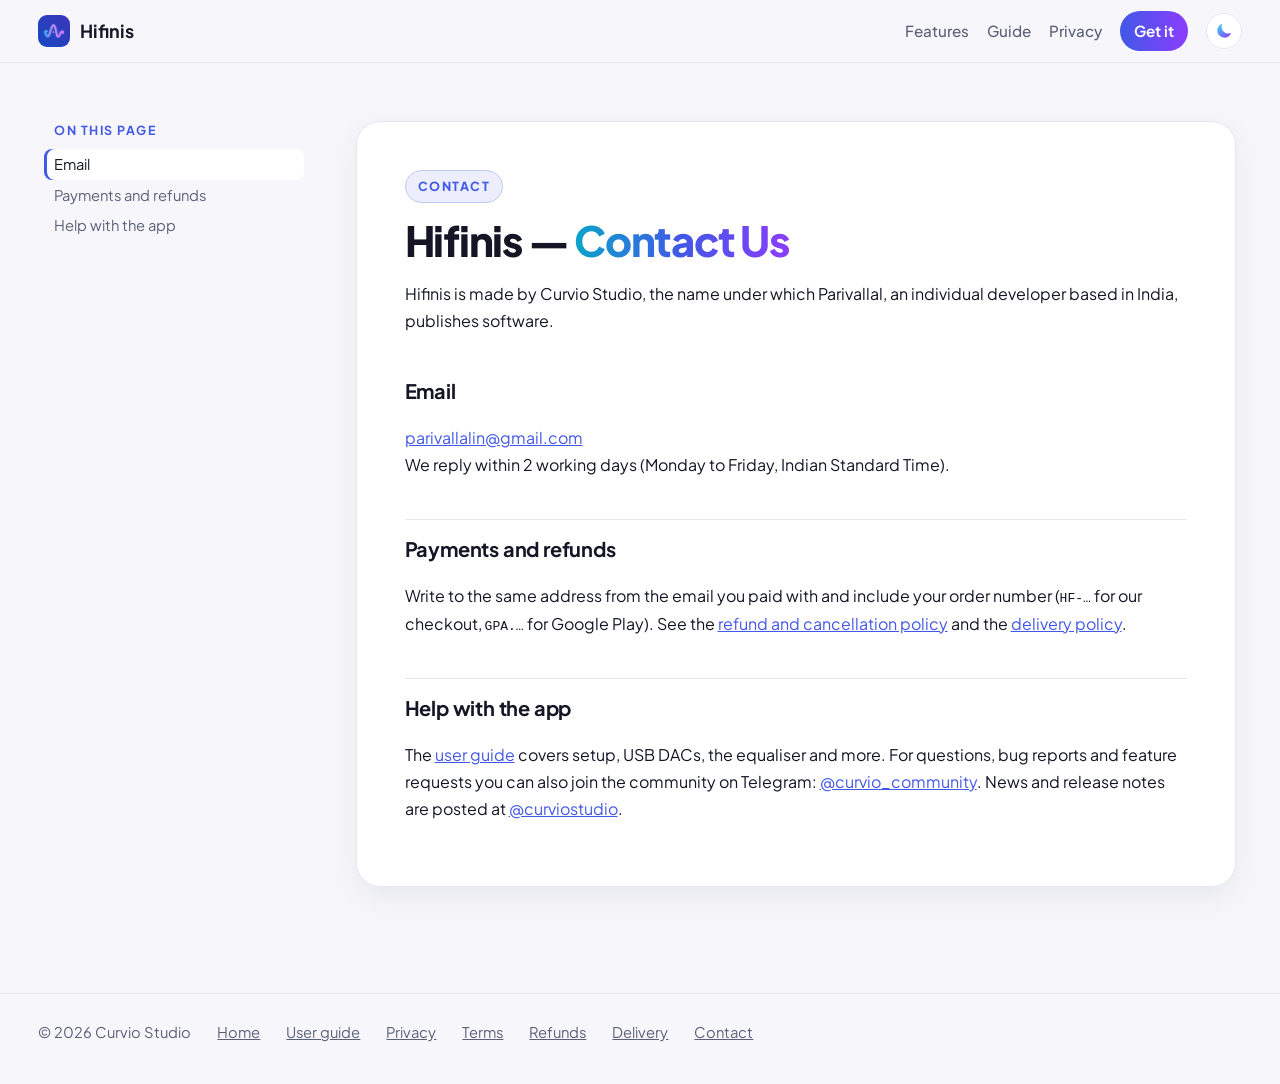
<file: contact.html>
<!DOCTYPE html>
<html lang="en">
<head>
<meta charset="utf-8">
<meta name="viewport" content="width=device-width, initial-scale=1">
<title>Hifinis — Contact Us</title>
<meta name="description" content="How to reach Curvio Studio about Hifinis: support, payments and refunds.">
<link rel="canonical" href="https://hifinis.com/contact.html">
<link rel="icon" type="image/png" href="favicon.png">
<script src="theme.js"></script>
<link rel="stylesheet" href="motion.css">
<script src="motion.js" defer></script>
<link rel="preconnect" href="https://fonts.googleapis.com">
<link rel="preconnect" href="https://fonts.gstatic.com" crossorigin>
<link href="https://fonts.googleapis.com/css2?family=Plus+Jakarta+Sans:wght@400;500;600;700;800&display=swap" rel="stylesheet">
<meta name="theme-color" content="#f7f7fb">
<link rel="icon" type="image/png" href="favicon.png">
<style>
  /* Legal pages in the site's own look (owner 2026-11-21: "privacy policy looks very plain"). Text unchanged. */
  :root { --bg:#f7f7fb; --bg2:#ffffff; --card:#ffffff; --line:#e6e7f0; --fg:#141625; --muted:#5b6079; --accent:#4258e6; --accent2:#8b3dff; --cyan:#0aa5c9;
          --shadow: 0 10px 30px rgba(20,22,60,.07); }
  :root[data-theme="dark"] { --bg:#0b0d14; --bg2:#121624; --card:#161b2b; --line:#262c40; --fg:#eef0f8; --muted:#a3a9c2; --accent:#6f8bff; --accent2:#b36bff; --cyan:#3fd2f5;
          --shadow: 0 10px 30px rgba(0,0,0,.35); }
  * { box-sizing: border-box; }
  html { scroll-behavior: smooth; overflow-x: clip; }
  body { margin: 0; background: var(--bg); color: var(--fg); line-height: 1.7;
         font-family: "Plus Jakarta Sans", system-ui, -apple-system, "Segoe UI", Roboto, sans-serif; }
  a { color: var(--accent); }
  header.top { position: sticky; top: 0; z-index: 10; background: color-mix(in srgb, var(--bg) 82%, transparent);
               backdrop-filter: blur(14px); -webkit-backdrop-filter: blur(14px); border-bottom: 1px solid var(--line); }
  header.top .wrap { display: flex; align-items: center; gap: 10px; height: 62px; max-width: 1400px; margin: 0 auto; padding: 0 clamp(16px, 3vw, 48px); }
  header.top .brand { display: flex; align-items: center; gap: 10px; color: var(--fg); text-decoration: none; }
  header.top img { width: 32px; height: 32px; border-radius: 9px; }
  header.top b { font-size: 1.12em; }
  header.top nav { margin-left: auto; display: flex; align-items: center; gap: 18px; font-size: .95em; }
  header.top nav a { color: var(--muted); text-decoration: none; font-weight: 500; }
  header.top nav a:hover, header.top nav a.on { color: var(--fg); }
  header.top nav a.cta { color: #fff; background: linear-gradient(90deg, var(--accent), var(--accent2)); padding: 7px 14px; border-radius: 999px; font-weight: 650; }
  .theme-btn { width: 36px; height: 36px; border-radius: 50%; border: 1px solid var(--line); background: var(--bg2); display: grid; place-items: center; cursor: pointer; padding: 0; }
  @media (max-width: 640px) { header.top nav a.opt { display: none; } header.top nav { gap: 12px; } }

  .doc { max-width: 1400px; margin: 0 auto; padding: 0 clamp(16px, 3vw, 48px) 60px; display: grid;
         grid-template-columns: 260px minmax(0, 880px); gap: clamp(24px, 4vw, 56px); justify-content: center; }
  .doc aside { position: sticky; top: 80px; align-self: start; padding-top: 40px; max-height: calc(100vh - 96px); overflow: auto; }
  .doc aside b { display: block; font-size: .78em; letter-spacing: .12em; text-transform: uppercase; color: var(--accent); margin: 0 0 8px 10px; }
  .doc aside a { display: block; color: var(--muted); text-decoration: none; padding: 5px 10px; border-radius: 8px; font-size: .92em; line-height: 1.4; }
  .doc aside a:hover { color: var(--fg); background: var(--card); }
  .hero-doc { padding: 40px 0 6px; }
  .chip { display: inline-block; font-size: .78em; font-weight: 750; letter-spacing: .12em; text-transform: uppercase; color: var(--accent);
          background: color-mix(in srgb, var(--accent) 10%, var(--bg2)); border: 1px solid color-mix(in srgb, var(--accent) 22%, var(--line));
          padding: 5px 12px; border-radius: 999px; }
  .paper h1 { font-size: clamp(1.9em, 4vw, 2.6em); line-height: 1.12; letter-spacing: -0.03em; font-weight: 800; margin: 14px 0 10px; }
  .paper h1 .grad { background: linear-gradient(90deg, var(--cyan), var(--accent), var(--accent2)); -webkit-background-clip: text; background-clip: text; color: transparent; }
  .paper > p:first-of-type em, .meta { color: var(--muted); }
  .paper { background: var(--card); border: 1px solid var(--line); border-radius: 24px; box-shadow: var(--shadow); padding: clamp(22px, 4vw, 48px); margin-top: 18px; }
  .paper h2 { font-size: 1.25em; letter-spacing: -0.01em; margin: 2em 0 .5em; padding-top: .6em; border-top: 1px solid var(--line); scroll-margin-top: 80px; }
  .paper h2:first-of-type { border-top: 0; padding-top: 0; }
  .paper ul, .paper ol { padding-left: 1.2em; } .paper li { margin: 4px 0; }
  .paper table { width: 100%; border-collapse: collapse; margin: 12px 0; font-size: .95em; }
  .paper th, .paper td { border: 1px solid var(--line); padding: 8px 10px; text-align: left; vertical-align: top; }
  .glance { display: grid; grid-template-columns: repeat(auto-fit, minmax(170px, 1fr)); gap: 10px; margin: 18px 0 6px; padding: 0; list-style: none; }
  .paper ul.glance { padding: 0; }
  .glance li { background: var(--bg); border: 1px solid var(--line); border-radius: 14px; padding: 12px 14px; font-size: .92em; color: var(--muted); margin: 0; }
  .glance b { display: block; color: var(--fg); font-size: 1.05em; }
  footer.site { border-top: 1px solid var(--line); margin-top: 40px; padding: 26px 0 40px; color: var(--muted); font-size: .92em; }
  footer.site .wrap { max-width: 1400px; margin: 0 auto; padding: 0 clamp(16px, 3vw, 48px); display: flex; flex-wrap: wrap; gap: 12px 26px; }
  footer.site a { color: var(--muted); }
  @media (max-width: 900px) {
    .doc { display: block; }
    .doc aside { position: static; max-height: none; padding-top: 20px; }
    .doc aside nav { display: flex; gap: 6px; overflow-x: auto; padding-bottom: 6px; }
    .doc aside a { white-space: nowrap; background: var(--card); border: 1px solid var(--line); border-radius: 999px; padding: 5px 12px; }
  }
</style>
</head>
<body>
<header class="top"><div class="wrap">
  <a class="brand" href="./"><img src="icon-192.png" alt="Hifinis logo"><b>Hifinis</b></a>
  <nav><a class="opt" href="./#features">Features</a><a href="guide.html">Guide</a><a href="privacy.html">Privacy</a><a class="cta" href="https://play.google.com/store/apps/details?id=com.curvio.hifinis">Get it</a></nav>
</div></header>
<main class="doc">
<aside><b>On this page</b><nav><a href="#email">Email</a><a href="#payments-and-refunds">Payments and refunds</a><a href="#help-with-the-app">Help with the app</a></nav></aside>
<div class="hero-doc">
<article class="paper">
<span class="chip">Contact</span>
<h1>Hifinis — <span class="grad">Contact Us</span></h1>

<p>Hifinis is made by Curvio Studio, the name under which Parivallal, an individual developer
based in India, publishes software.</p>

<h2 id="email">Email</h2>
<p><a href="mailto:parivallalin@gmail.com">parivallalin@gmail.com</a><br>
We reply within 2 working days (Monday to Friday, Indian Standard Time).</p>

<h2 id="payments-and-refunds">Payments and refunds</h2>
<p>Write to the same address from the email you paid with and include your order number
(<code>HF-…</code> for our checkout, <code>GPA.…</code> for Google Play). See the
<a href="refund.html">refund and cancellation policy</a> and the
<a href="shipping.html">delivery policy</a>.</p>

<h2 id="help-with-the-app">Help with the app</h2>
<p>The <a href="guide.html">user guide</a> covers setup, USB DACs, the equaliser and more. For
questions, bug reports and feature requests you can also join the community on Telegram:
<a href="https://t.me/curvio_community">@curvio_community</a>. News and release notes are posted at
<a href="https://t.me/curviostudio">@curviostudio</a>.</p>
</article>
</div>
</main>
<footer class="site"><div class="wrap">
  <span>© 2026 Curvio Studio</span>
  <a href="./">Home</a> <a href="guide.html">User guide</a> <a href="privacy.html">Privacy</a> <a href="terms.html">Terms</a>
  <a href="refund.html">Refunds</a> <a href="shipping.html">Delivery</a> <a href="contact.html">Contact</a>
</div></footer>
</body>
</html>
</file>
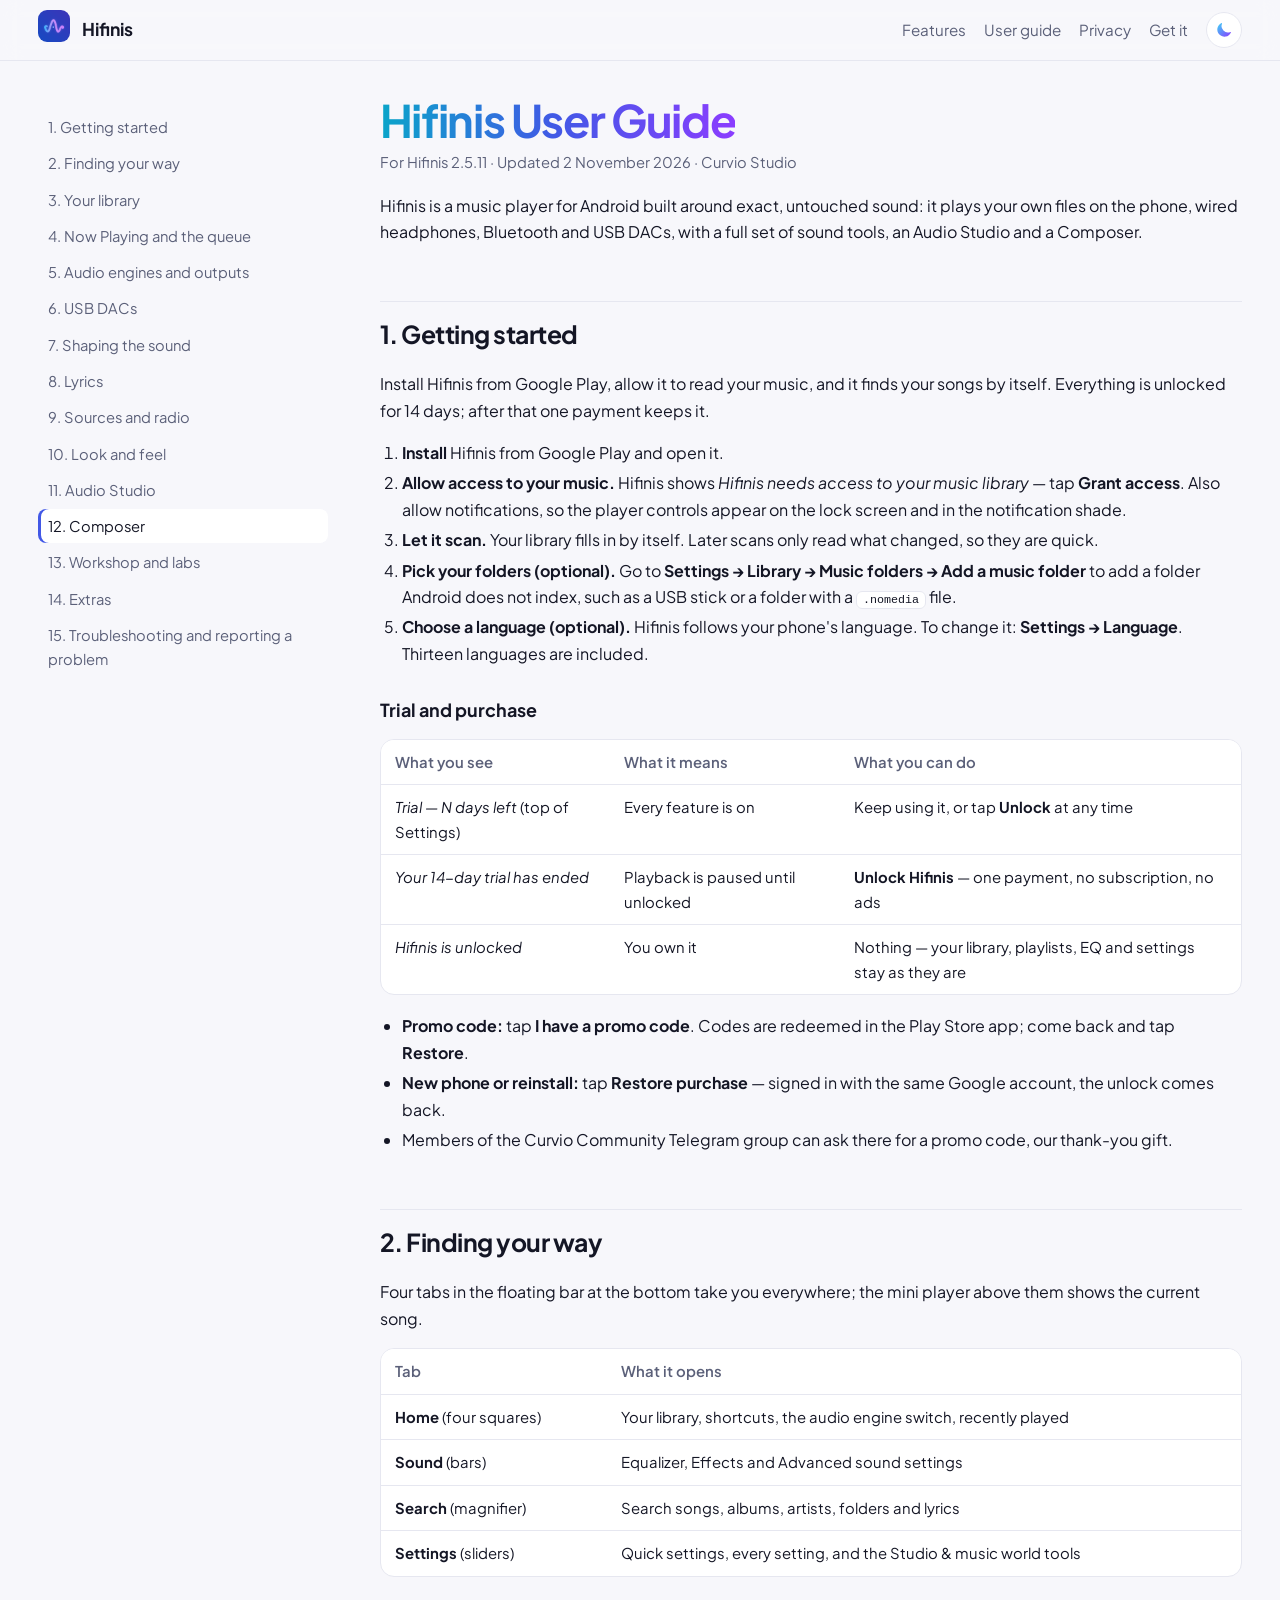
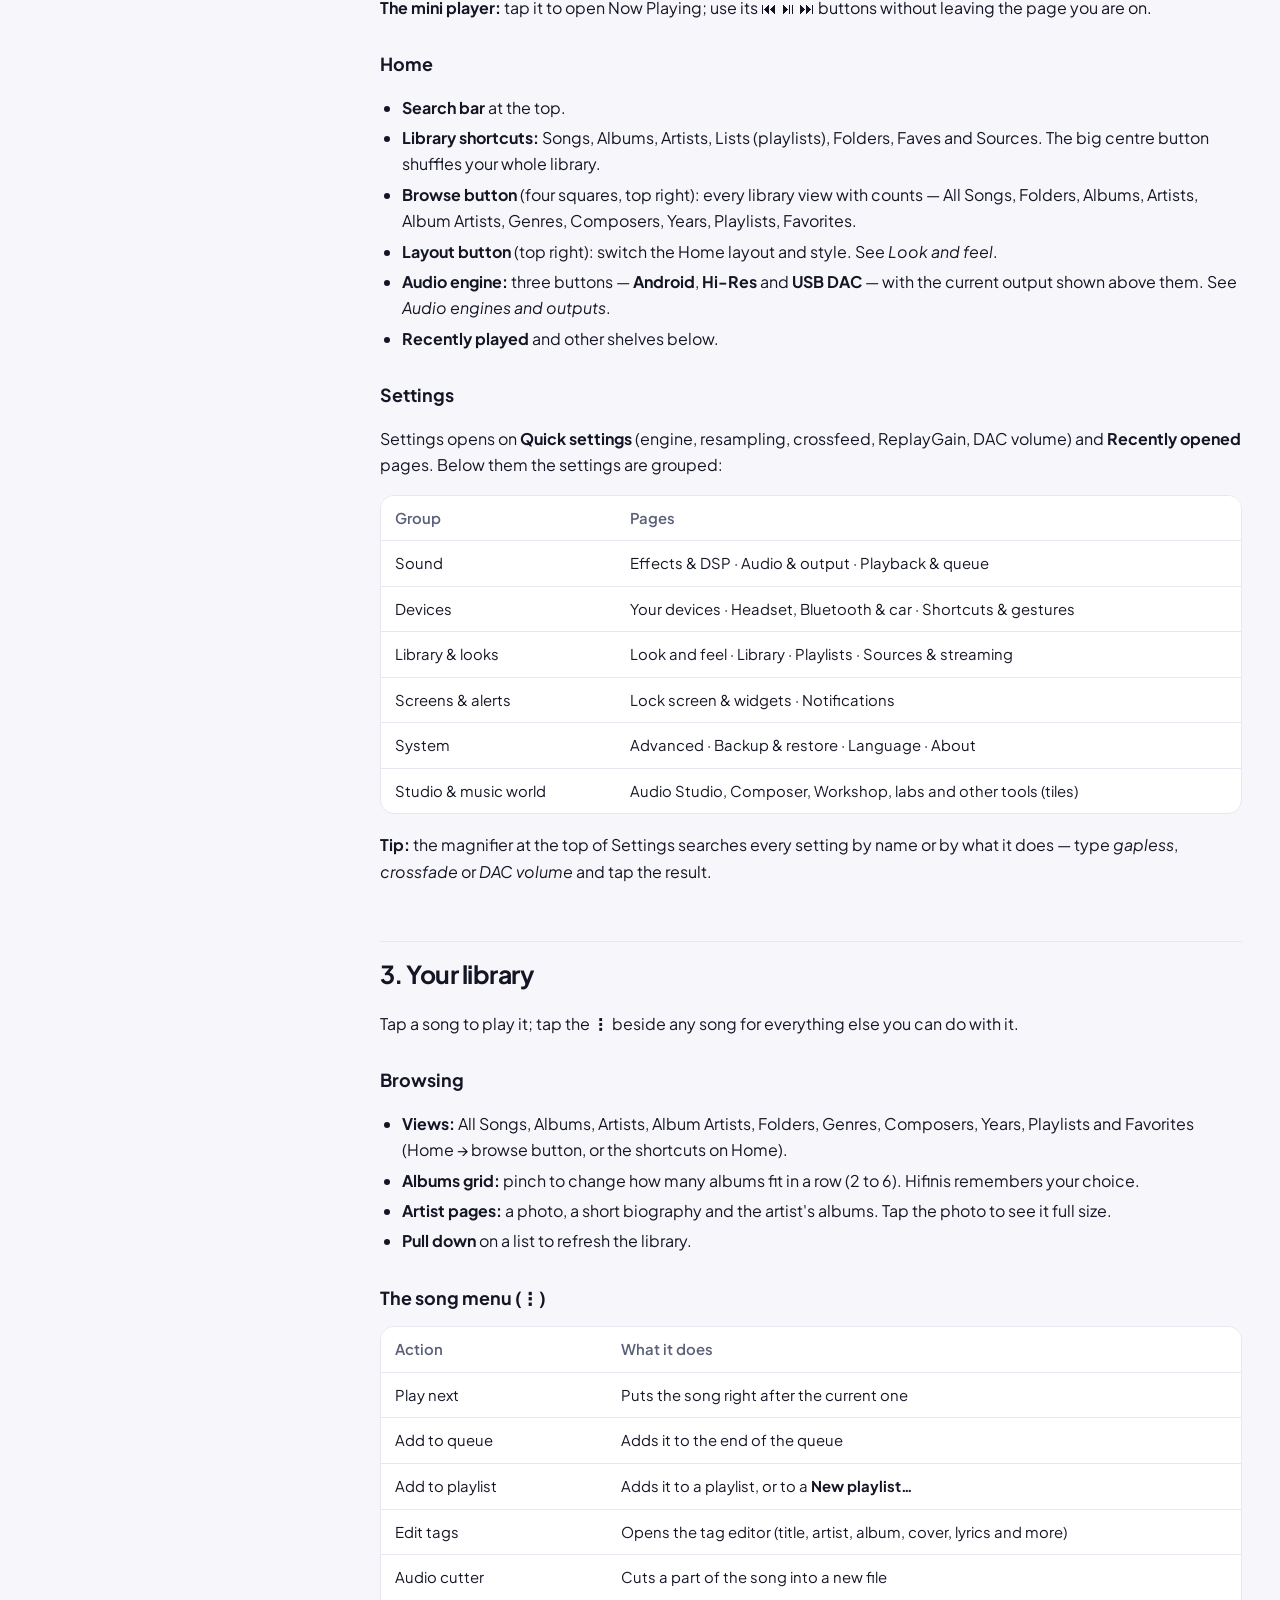
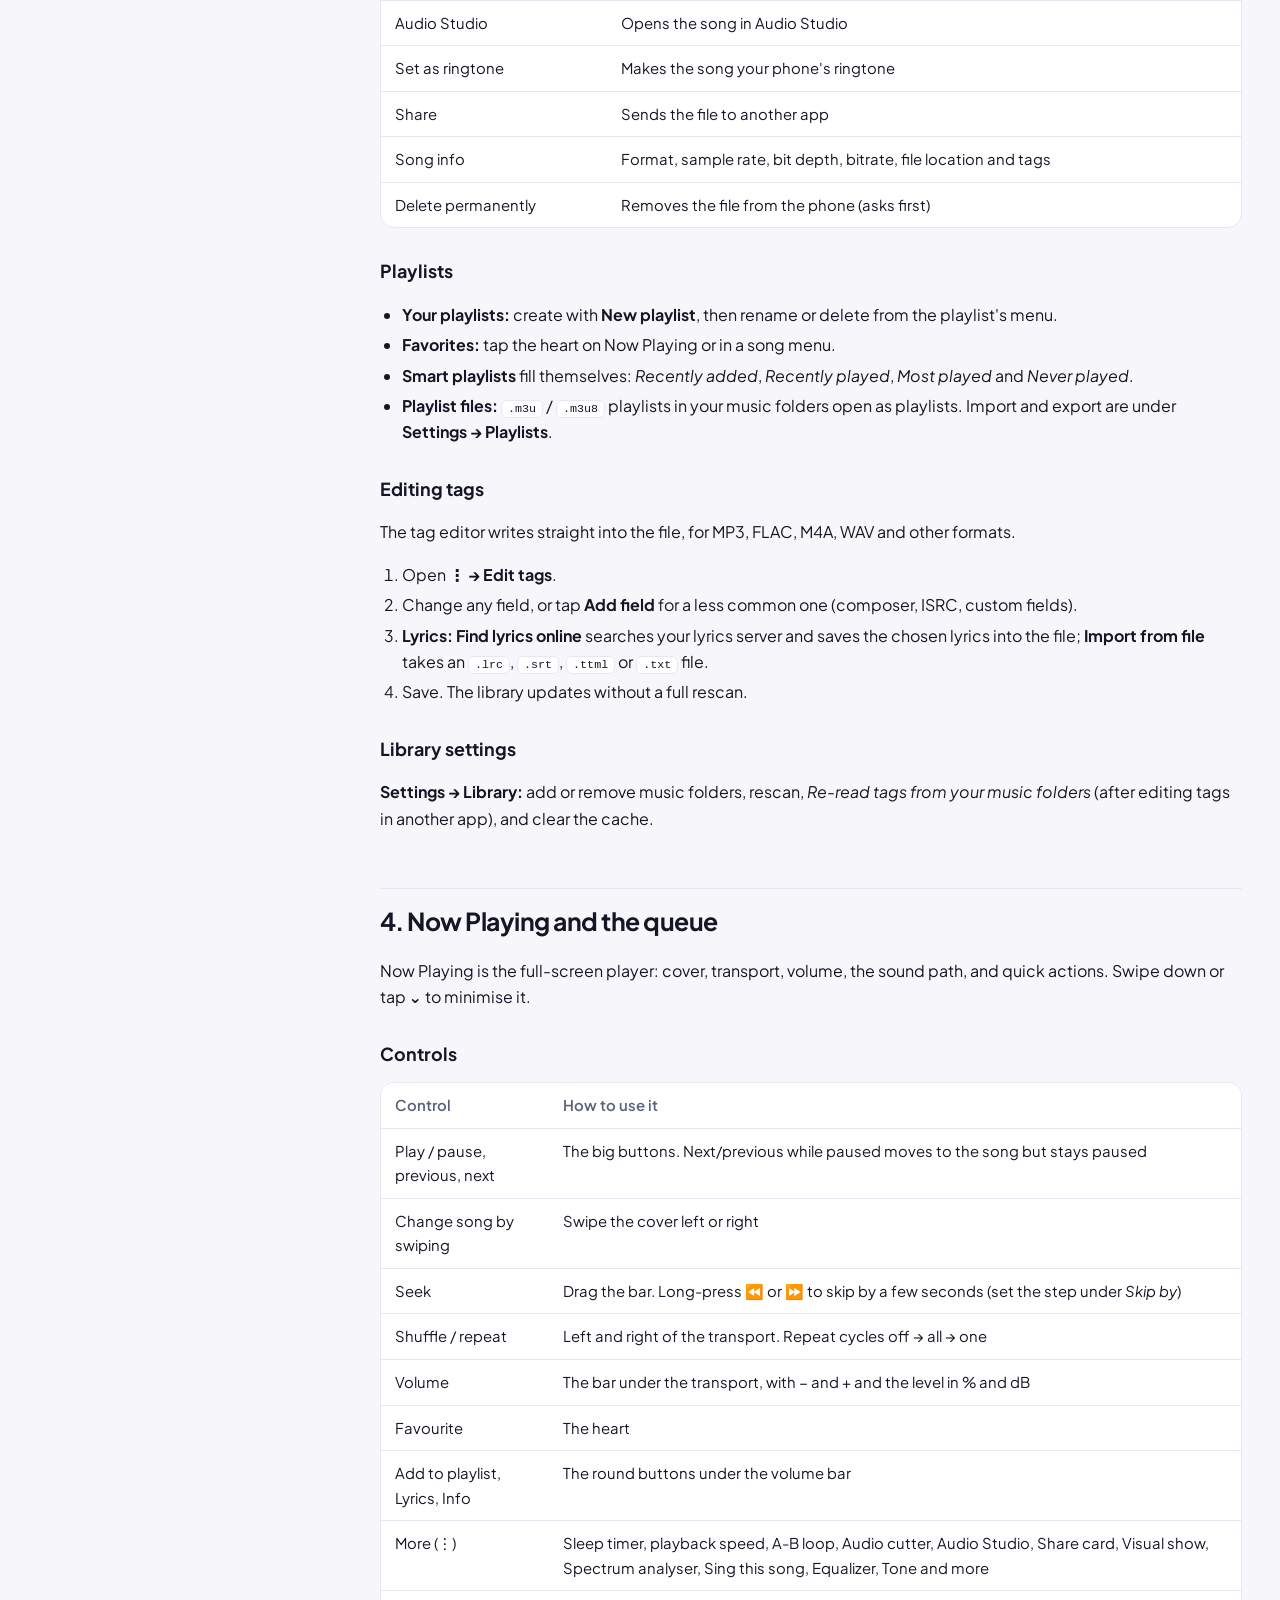
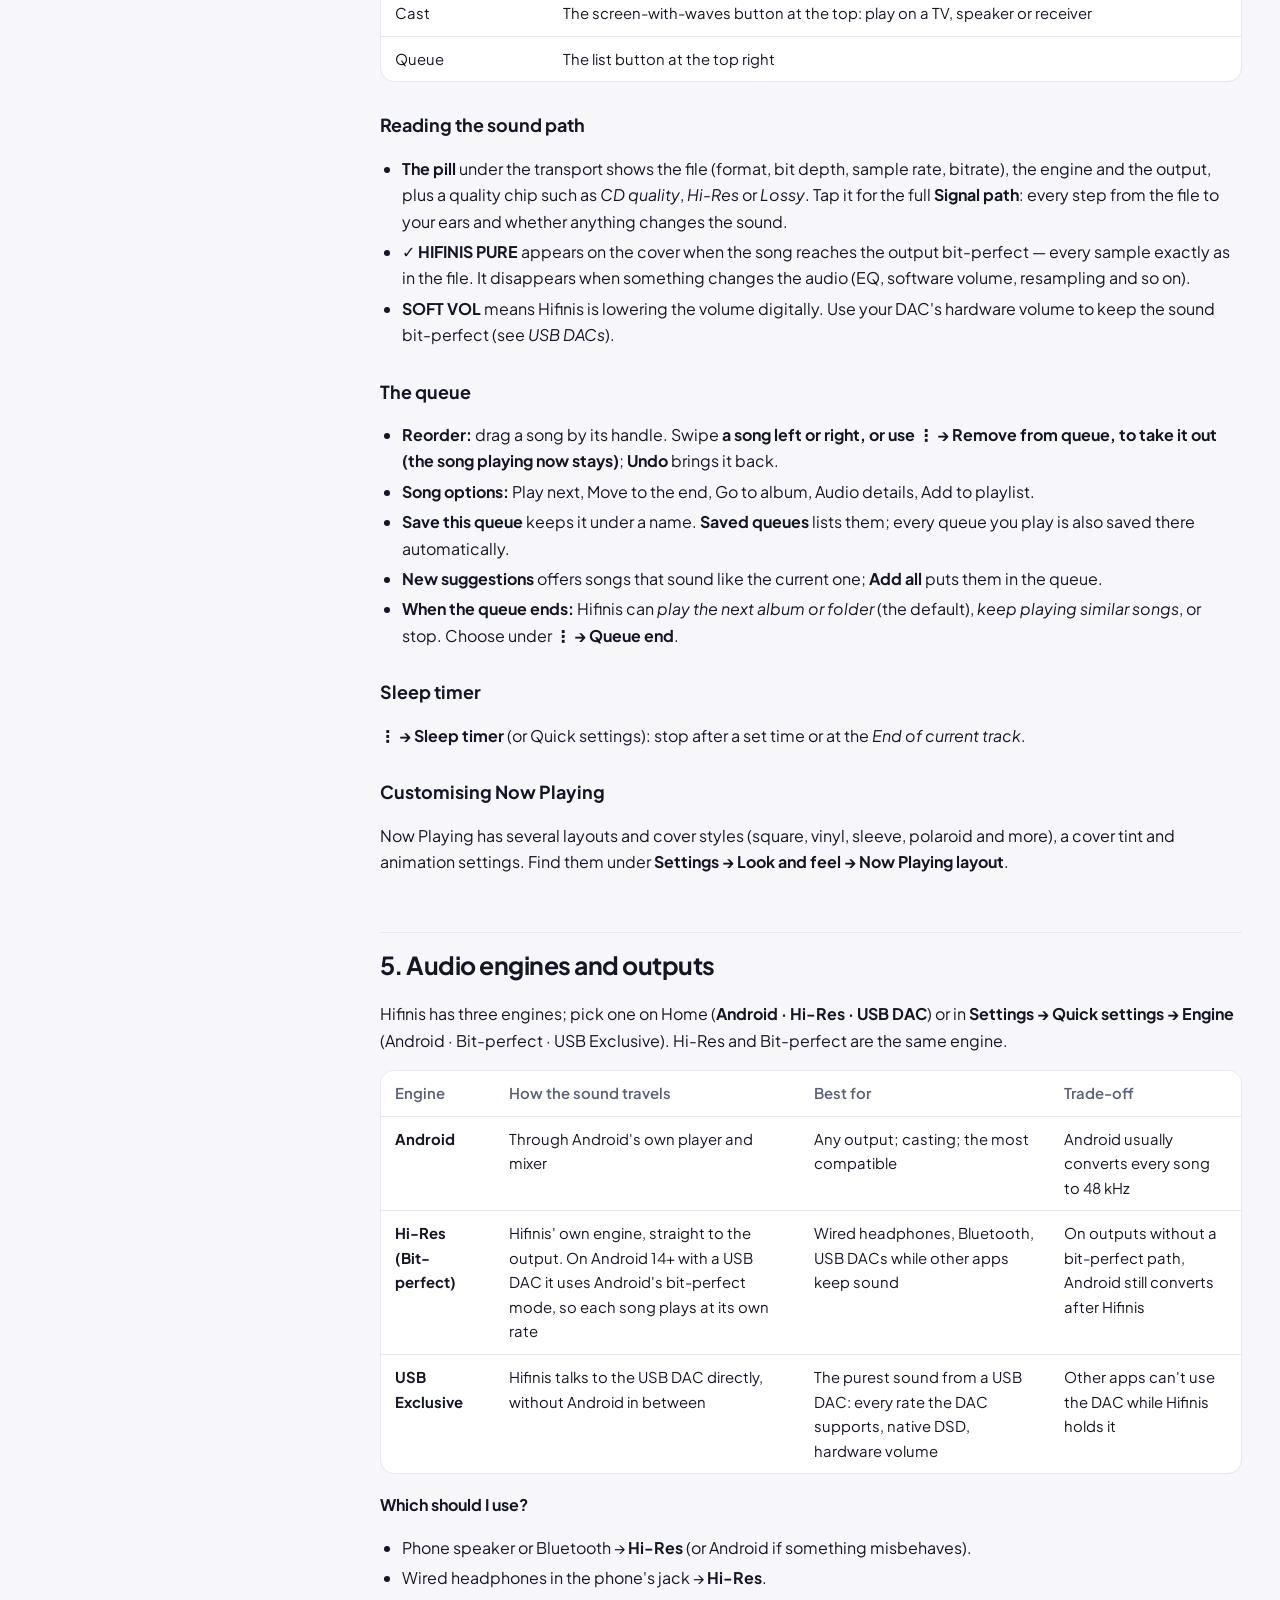
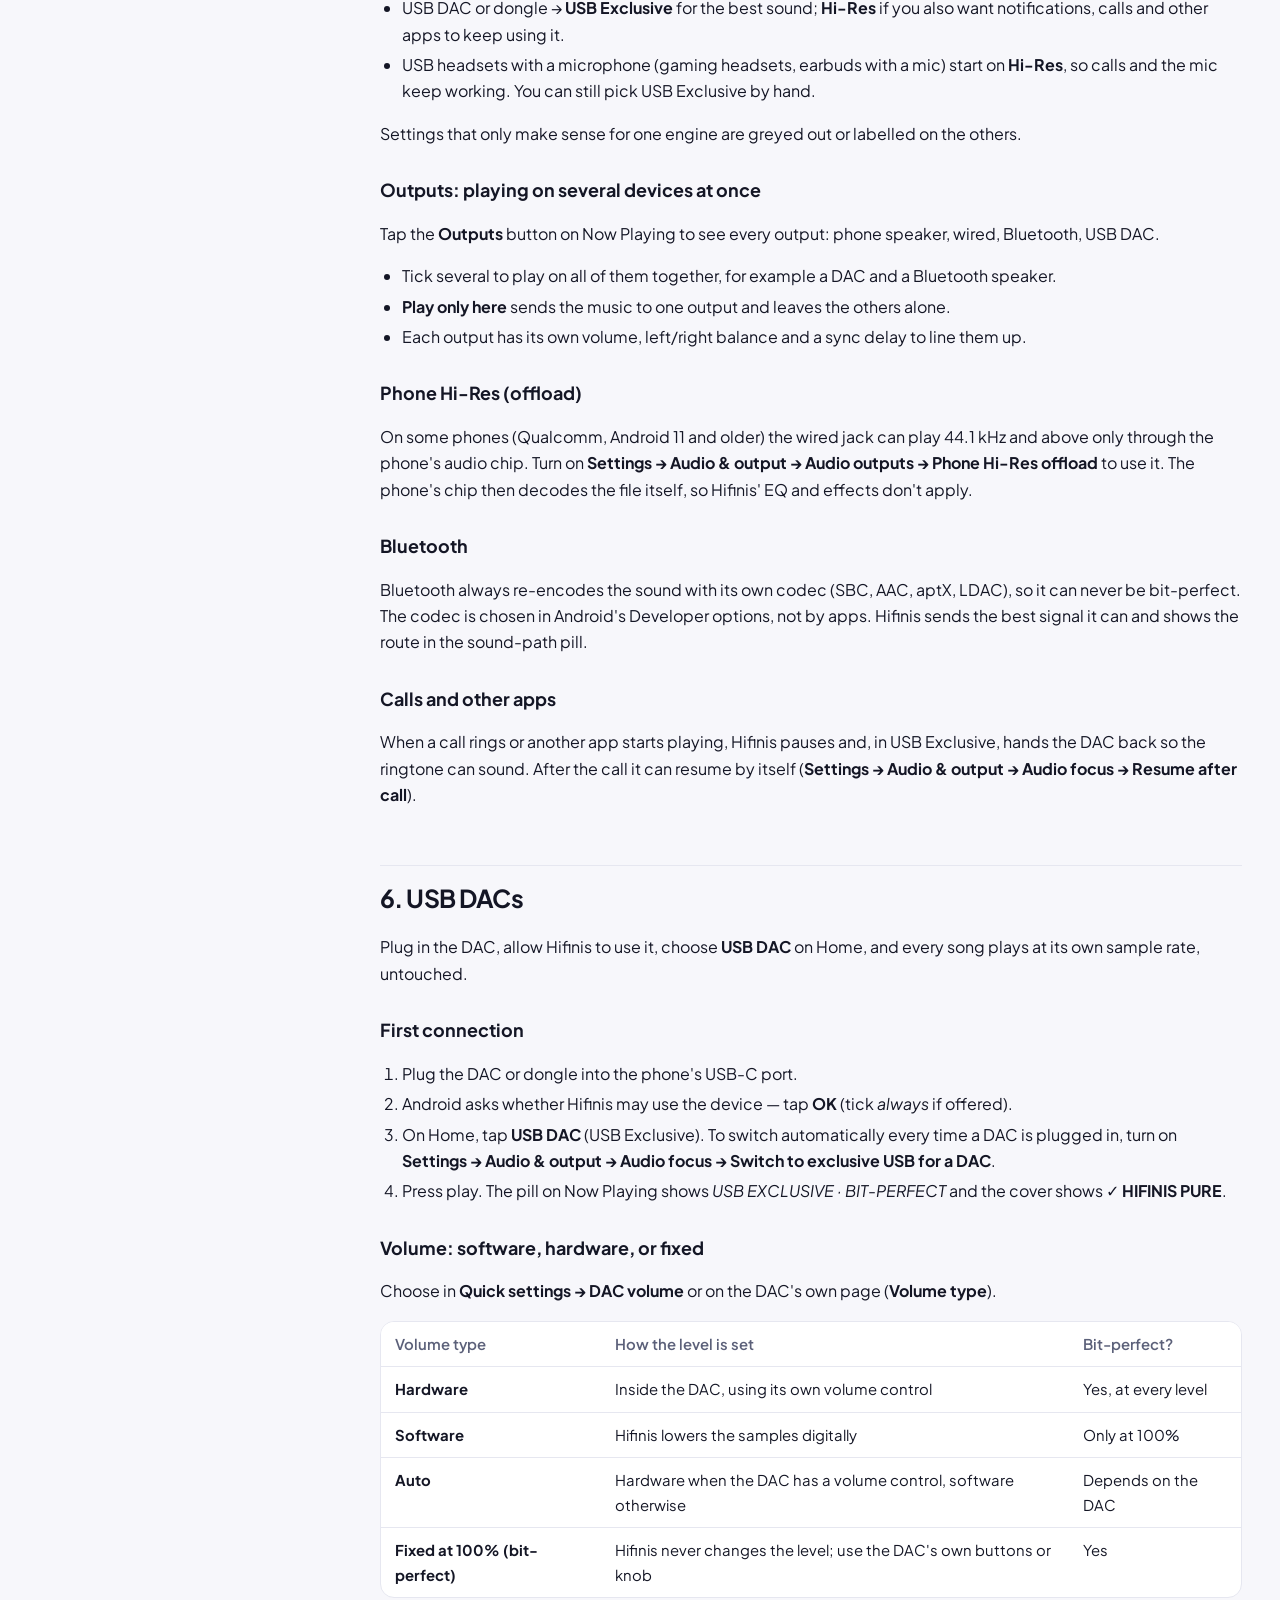
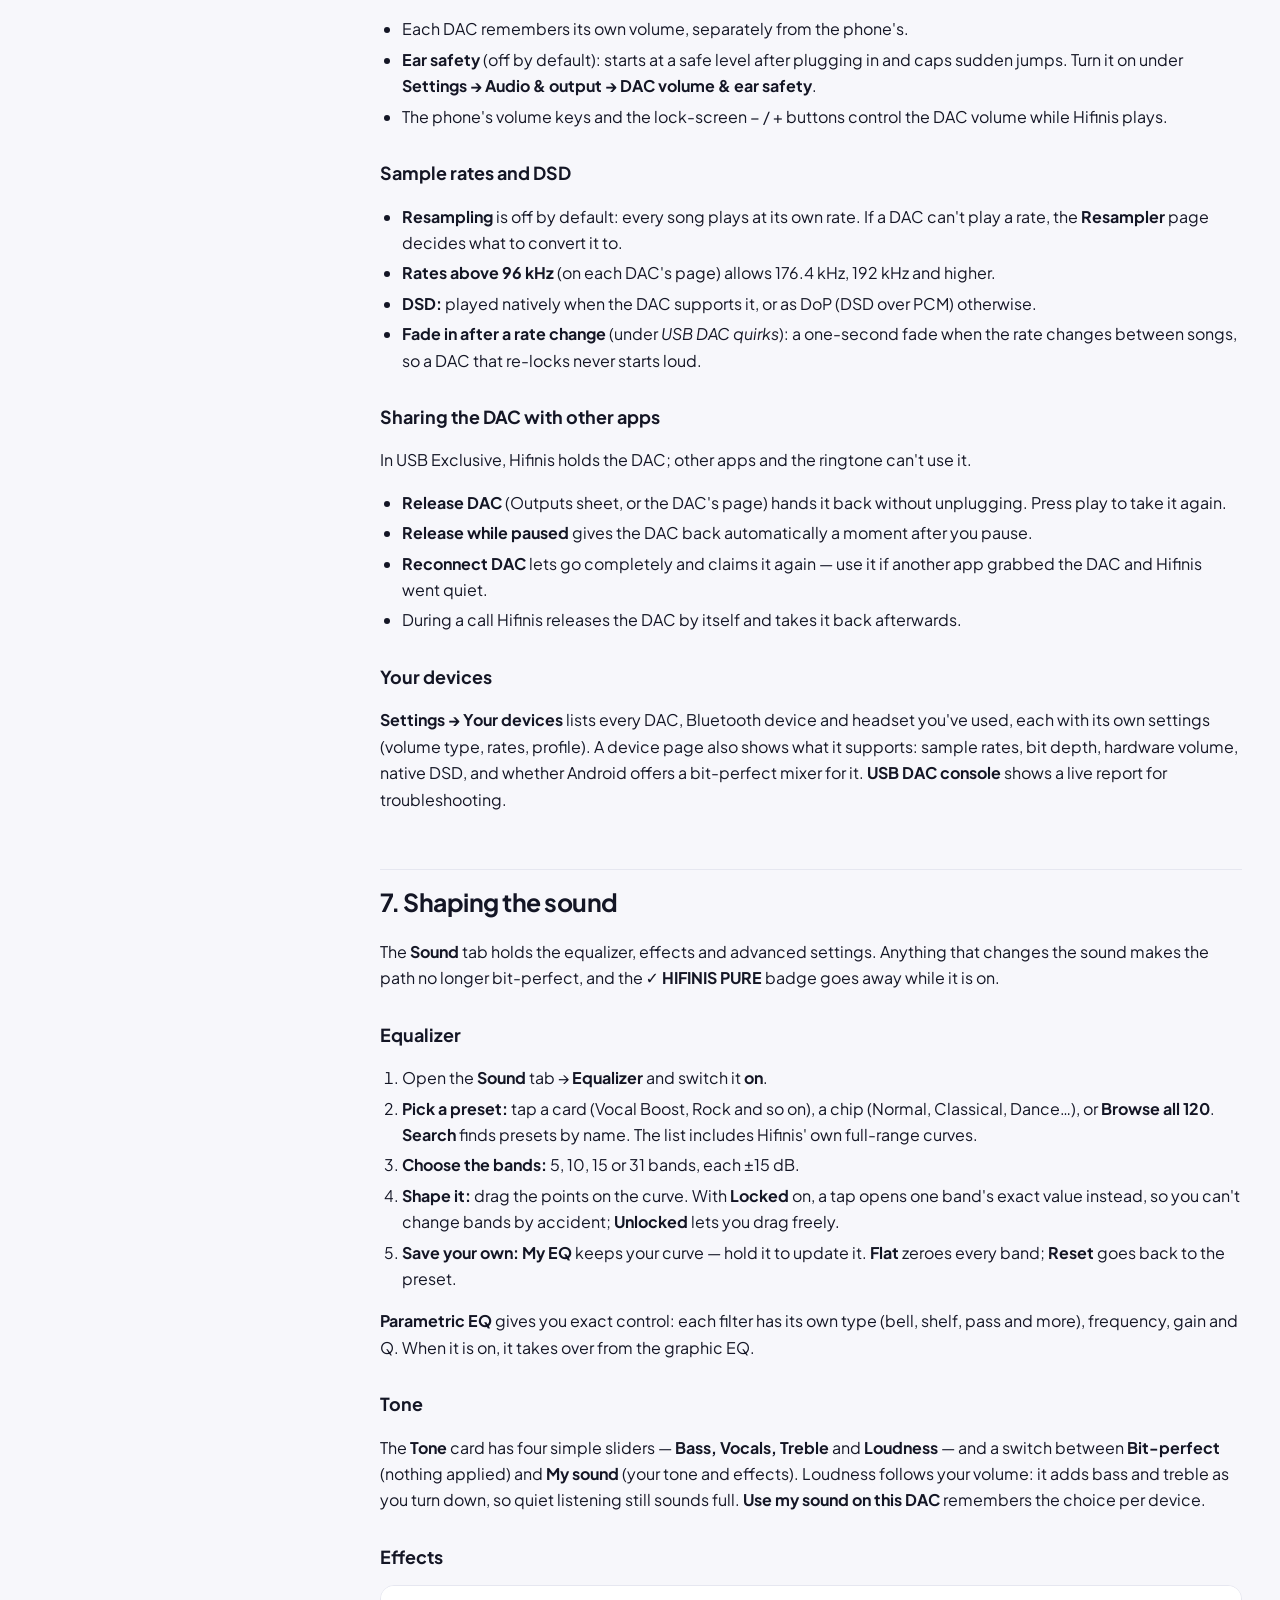
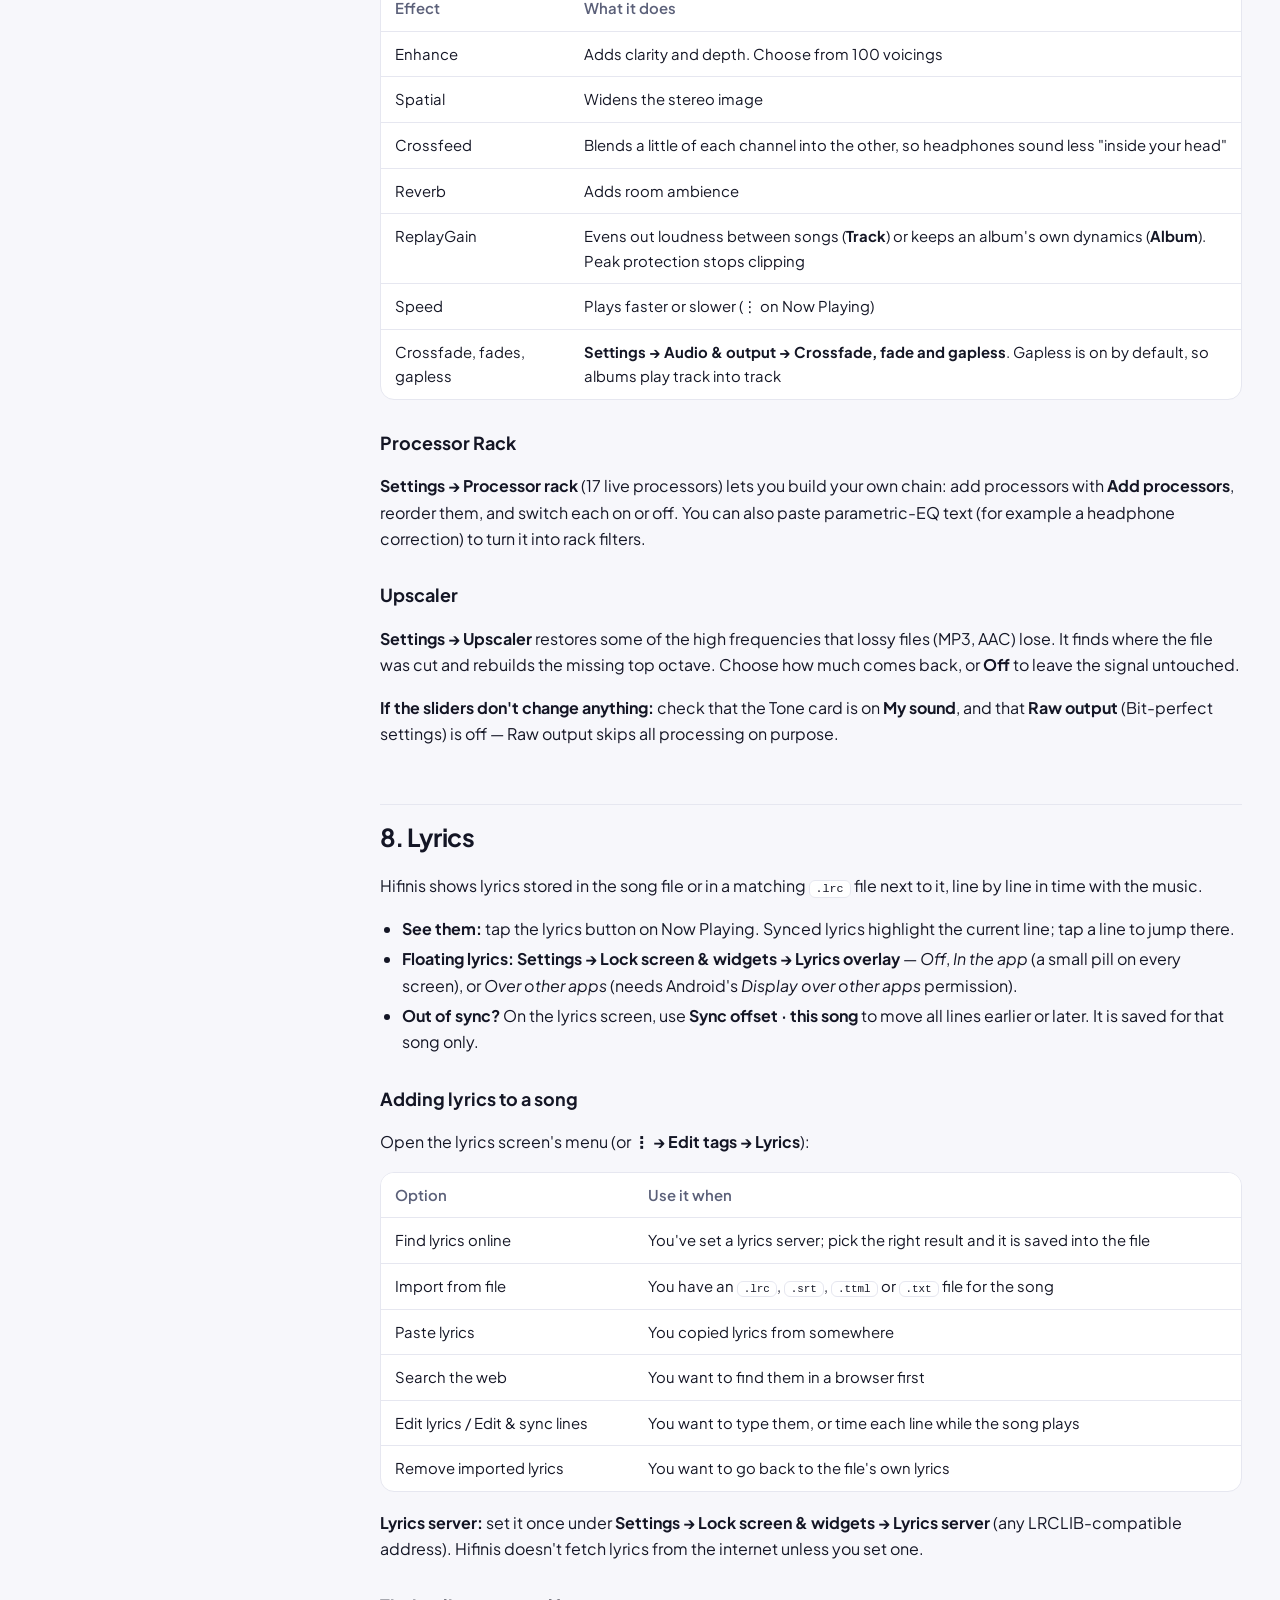
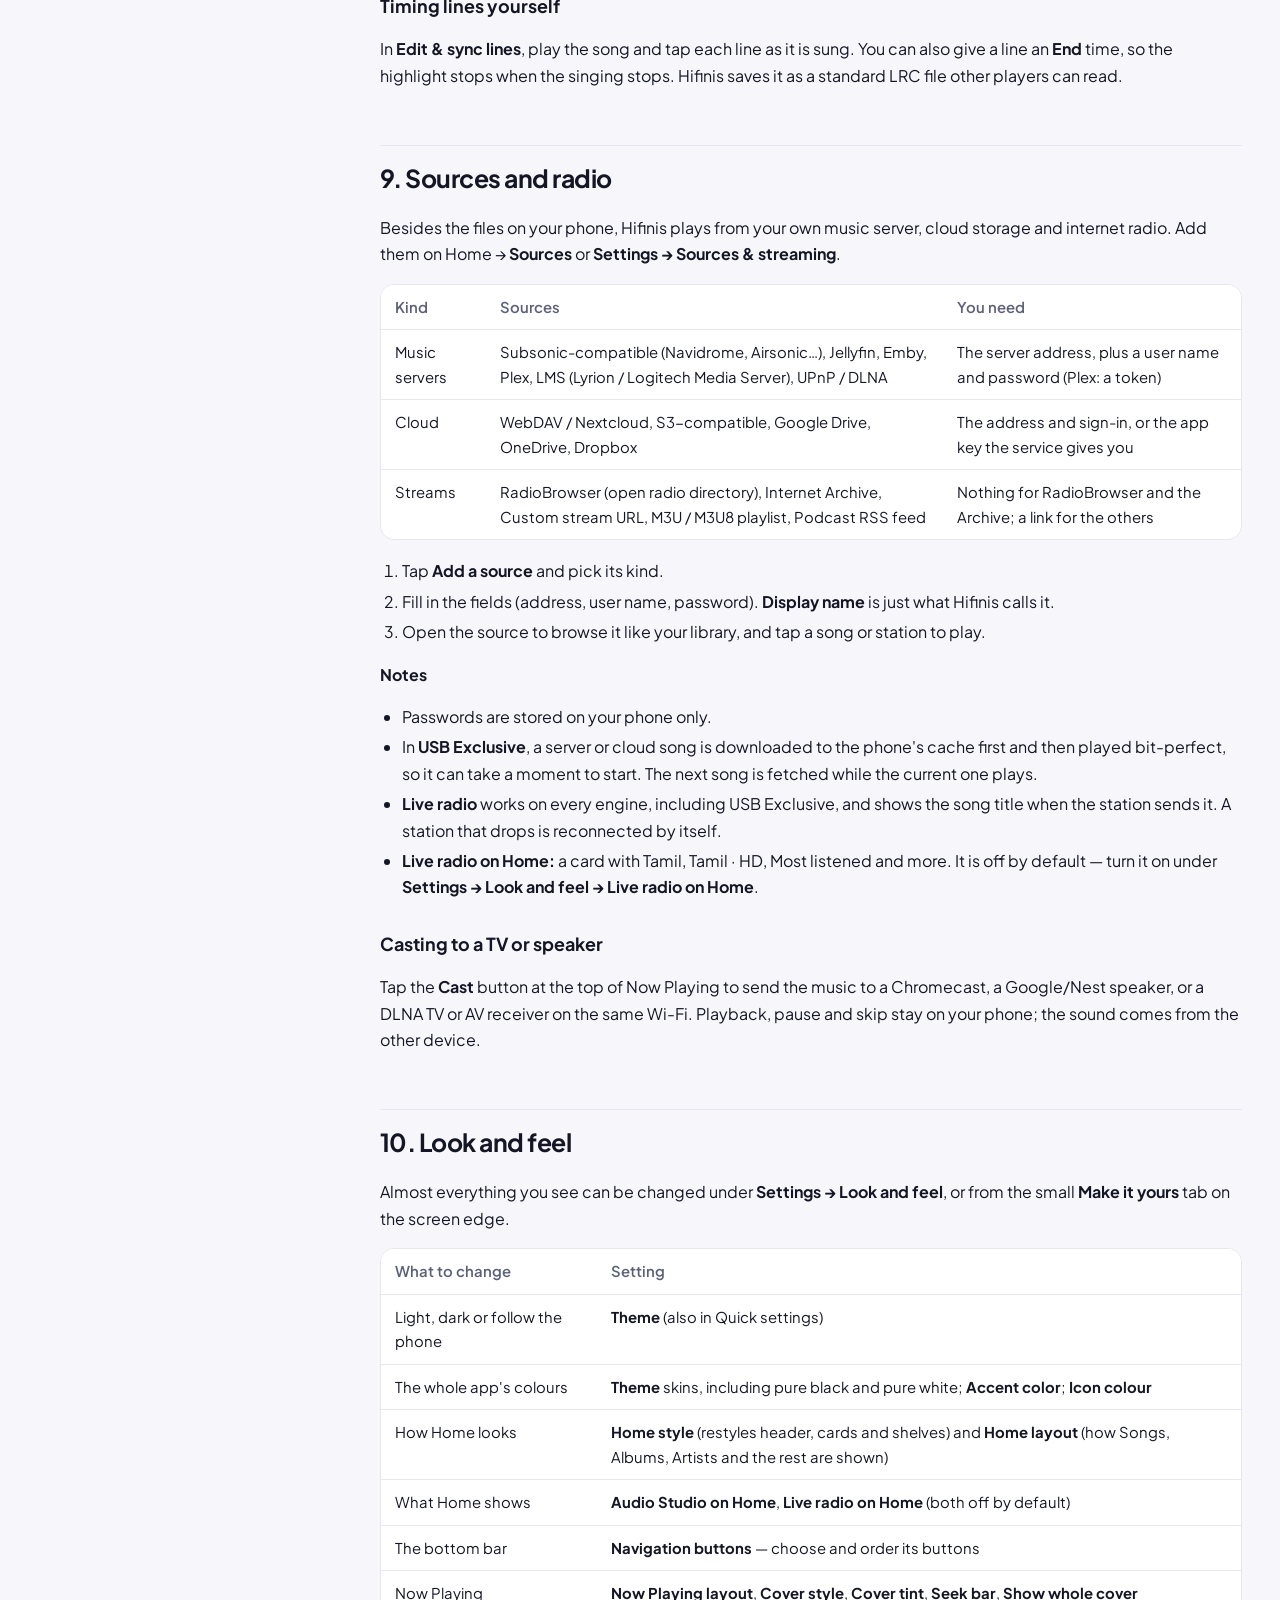
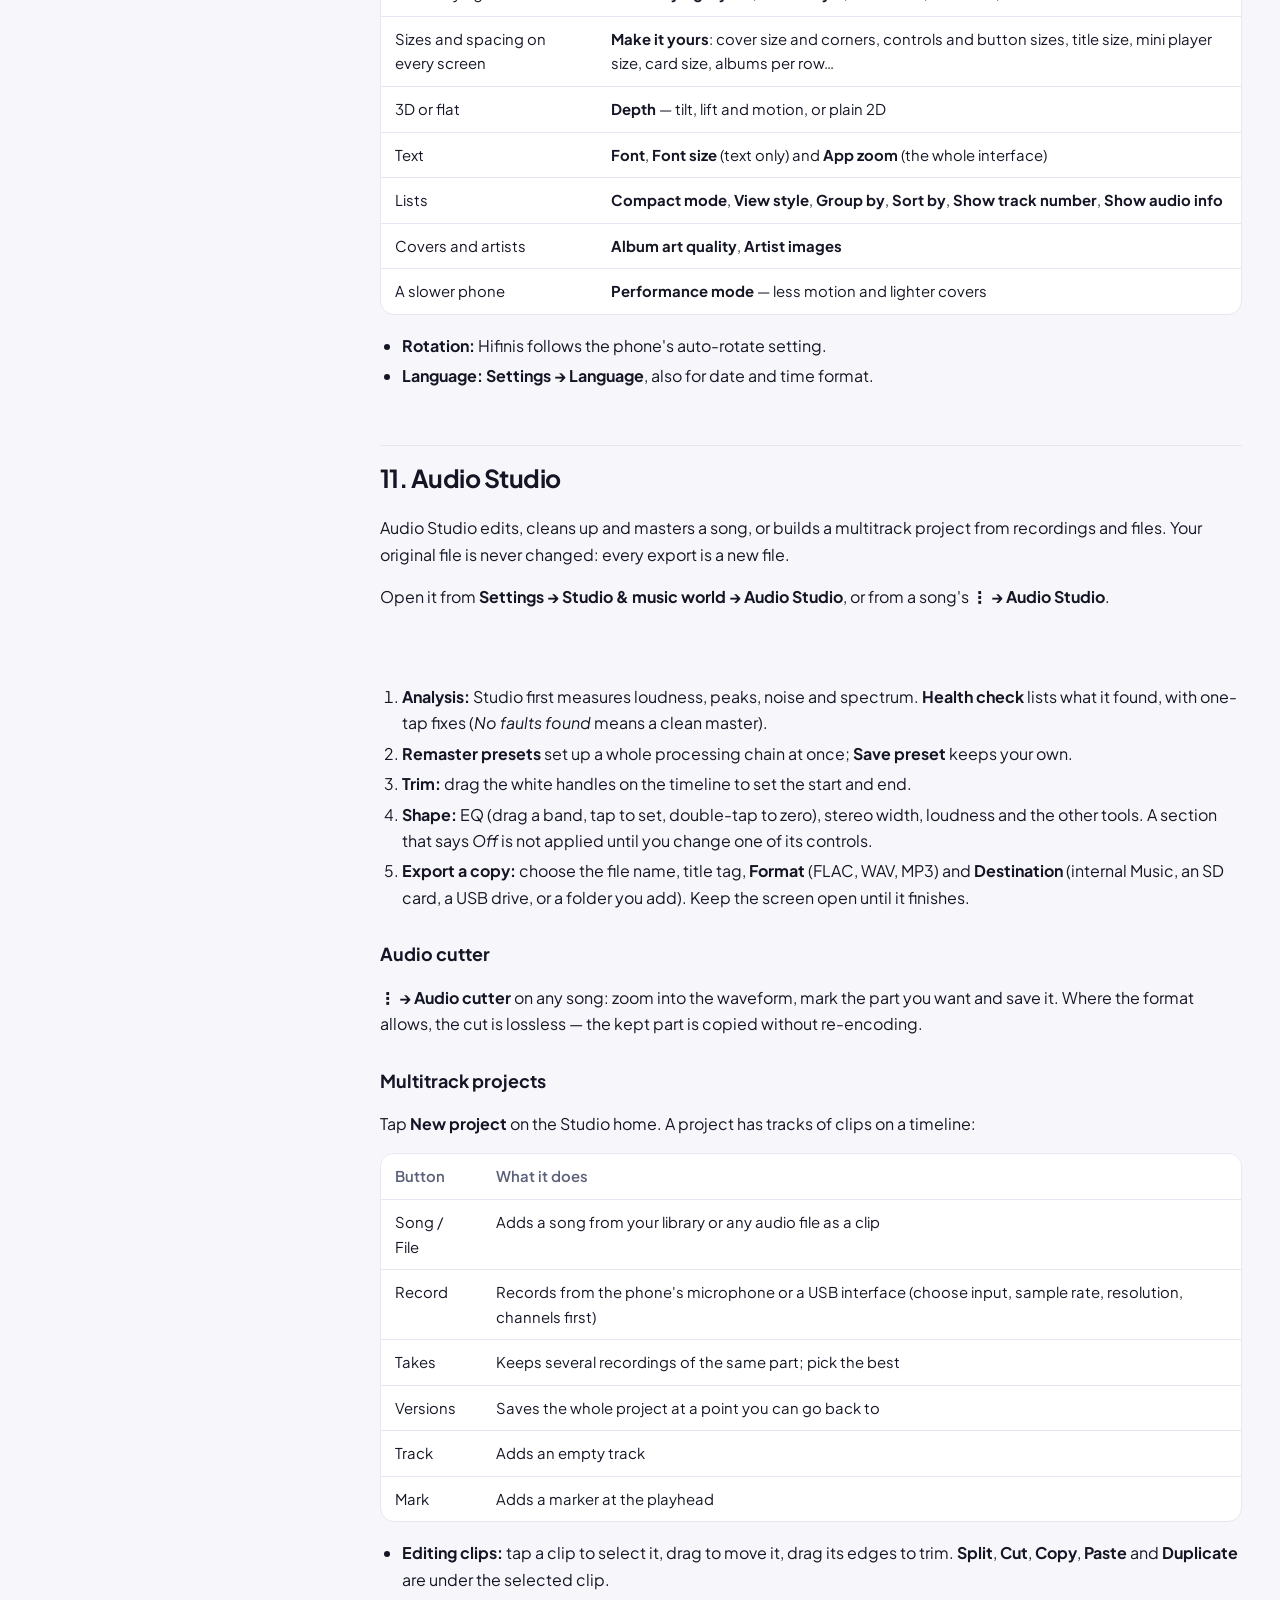
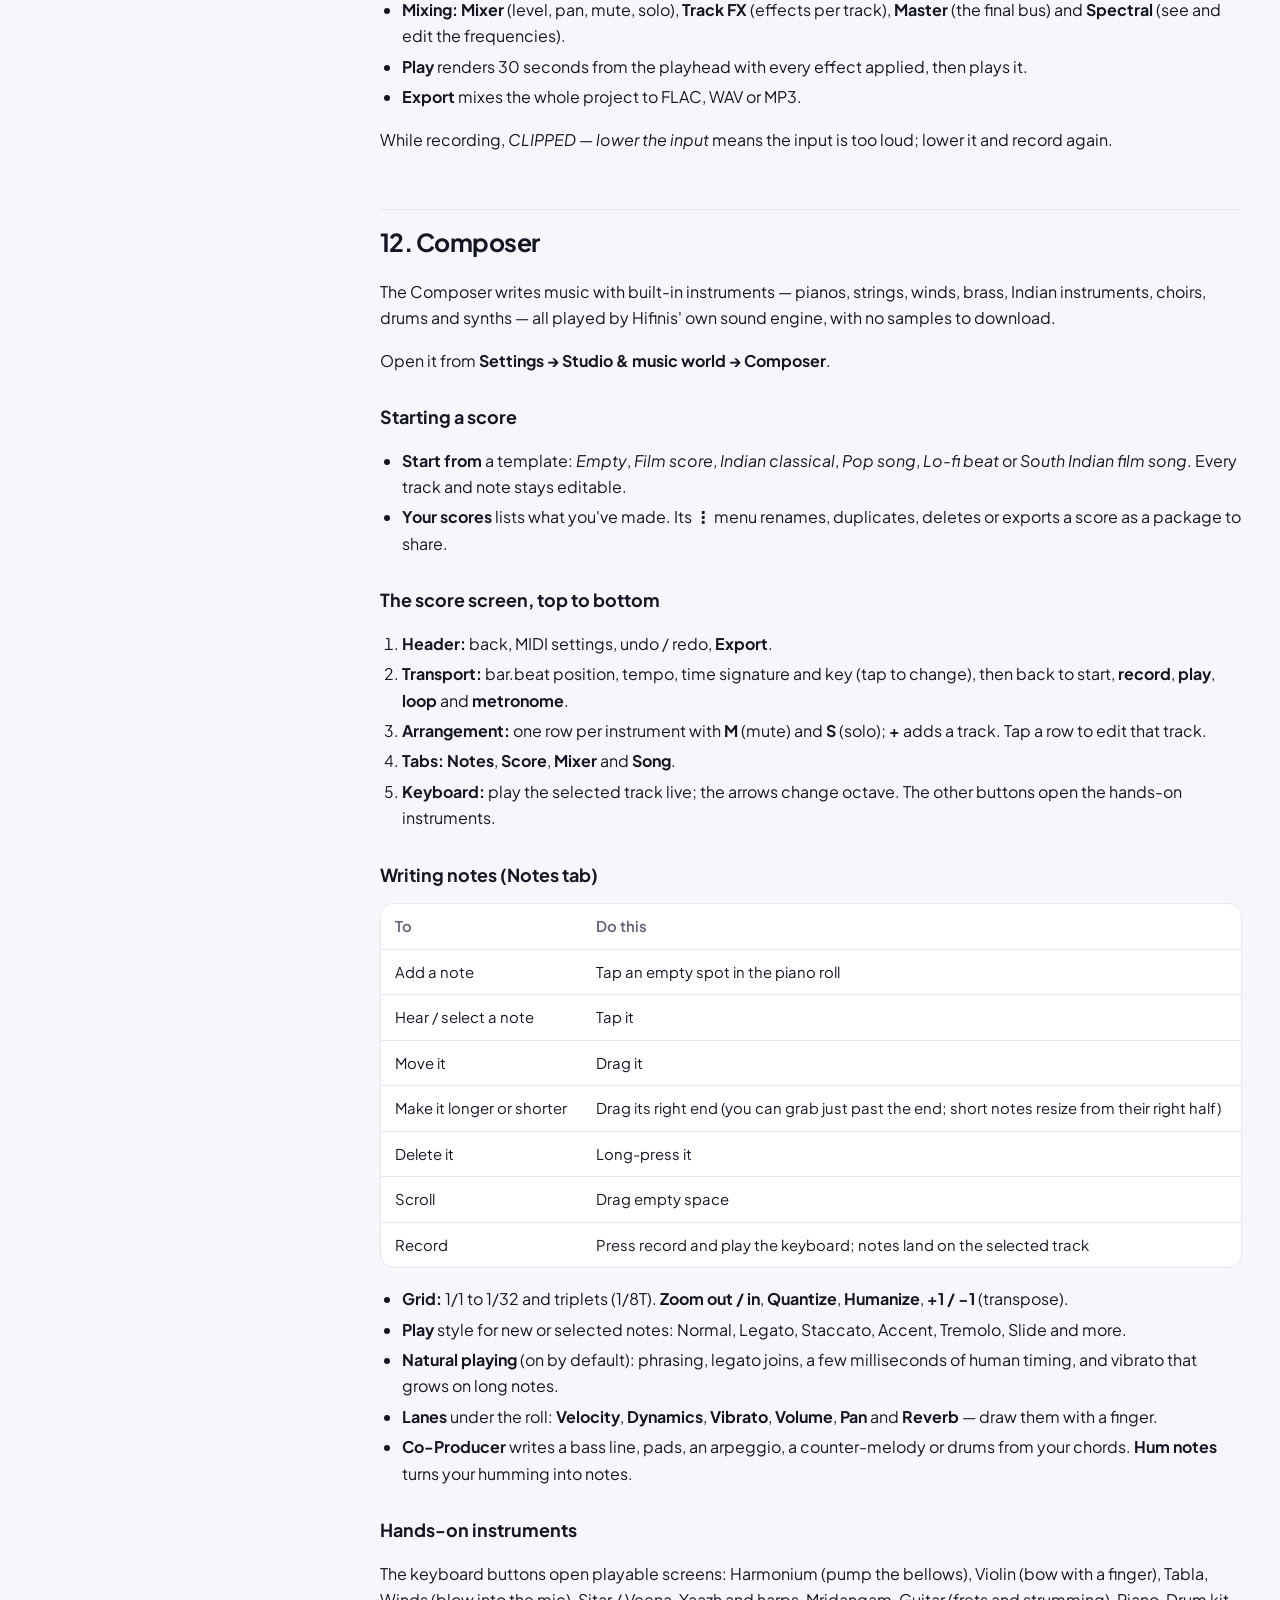
<file: guide.html>
<!DOCTYPE html>
<html lang="en">
<head>
<meta charset="utf-8">
<meta name="viewport" content="width=device-width, initial-scale=1">
<title>Hifinis User Guide</title>
<meta name="description" content="How to use Hifinis: library, Now Playing, audio engines, USB DACs, EQ and effects, lyrics, sources, Audio Studio, Composer and Synth designer, Workshop, troubleshooting.">
<link rel="icon" href="favicon.png">
<link rel="canonical" href="https://hifinis.com/guide.html">
<link rel="preconnect" href="https://fonts.googleapis.com">
<link rel="preconnect" href="https://fonts.gstatic.com" crossorigin>
<link href="https://fonts.googleapis.com/css2?family=Plus+Jakarta+Sans:wght@400;500;600;700;800&display=swap" rel="stylesheet">
<script src="theme.js"></script>
<link rel="stylesheet" href="motion.css">
<script src="motion.js" defer></script>
<style>
  :root { --bg:#f7f7fb; --bg2:#ffffff; --card:#ffffff; --line:#e6e7f0; --fg:#141625; --muted:#5b6079; --accent:#4258e6; --accent2:#8b3dff; --cyan:#0aa5c9; }
  :root[data-theme="dark"] { --bg:#0b0d14; --bg2:#121624; --card:#161b2b; --line:#262c40; --fg:#eef0f8; --muted:#a3a9c2; --accent:#6f8bff; --accent2:#b36bff; --cyan:#3fd2f5; }
  .theme-btn { width: 36px; height: 36px; border-radius: 50%; border: 1px solid var(--line); background: var(--bg2); display: grid; place-items: center; cursor: pointer; padding: 0; }
  header.top nav { align-items: center; }
  * { box-sizing: border-box; }
  html { scroll-behavior: smooth; }
  body { margin:0; background:var(--bg); color:var(--fg); line-height:1.65; font-family: "Plus Jakarta Sans", system-ui, -apple-system, "Segoe UI", Roboto, sans-serif; }
  a { color: var(--accent); }
  header.top { position:sticky; top:0; z-index:5; background: color-mix(in srgb, var(--bg) 88%, transparent); backdrop-filter: blur(10px); border-bottom:1px solid var(--line); }
  header.top .wrap { display:flex; align-items:center; gap:12px; height:60px; max-width:1480px; margin:0 auto; padding:0 clamp(16px, 3vw, 48px); }
  header.top img { width:32px; height:32px; border-radius:9px; }
  header.top b { font-size:1.1em; }
  header.top nav { margin-left:auto; display:flex; gap:18px; font-size:0.95em; }
  header.top nav a { color:var(--muted); text-decoration:none; }
  header.top nav a:hover { color:var(--fg); }
  .page { max-width:1480px; margin:0 auto; padding:0 clamp(16px, 3vw, 48px) 80px; display:grid; grid-template-columns: 290px minmax(0,1fr); gap:clamp(28px, 4vw, 64px); }
  aside { position:sticky; top:76px; align-self:start; max-height: calc(100vh - 90px); overflow:auto; padding-top:32px; }
  aside ol { list-style:none; padding:0; margin:0; font-size:0.92em; }
  aside li { margin:2px 0; }
  aside a { color:var(--muted); text-decoration:none; display:block; padding:5px 10px; border-radius:8px; }
  aside a:hover { color:var(--fg); background:var(--card); }
  main { min-width:0; padding-top:28px; }
  h1 { font-size: clamp(2em, 5vw, 2.8em); letter-spacing:-0.03em; line-height:1.1; margin:6px 0 6px; }
  h1 span { background: linear-gradient(90deg, var(--cyan), var(--accent), var(--accent2)); -webkit-background-clip:text; background-clip:text; color:transparent; }
  .byline { color:var(--muted); font-size:0.92em; margin:0 0 18px; }
  h2 { font-size:1.55em; letter-spacing:-0.02em; margin:56px 0 8px; padding-top:12px; border-top:1px solid var(--line); scroll-margin-top:70px; }
  h3 { font-size:1.12em; margin:28px 0 6px; scroll-margin-top:70px; }
  p, li { max-width: 1040px; }
  code { background:var(--card); border:1px solid var(--line); border-radius:6px; padding:1px 6px; font-size:0.9em; }
  .tbl { overflow-x:auto; margin:14px 0 18px; border:1px solid var(--line); border-radius:14px; background:var(--card); }
  table { border-collapse:collapse; width:100%; font-size:0.93em; }
  th, td { text-align:left; vertical-align:top; padding:10px 14px; border-bottom:1px solid var(--line); }
  th { color:var(--muted); font-weight:600; background:var(--bg2); }
  tr:last-child td { border-bottom:none; }
  ol, ul { padding-left: 1.4em; }
  li { margin: 4px 0; }
  .back { margin-top:48px; }
  footer { border-top:1px solid var(--line); color:var(--muted); font-size:0.9em; text-align:center; padding:24px 16px; }
  @media (max-width: 860px) { .page { display:block; } aside { position:static; max-height:none; padding-top:20px; }
     aside ol { display:flex; flex-wrap:nowrap; gap:6px; overflow-x:auto; padding-bottom:8px; scroll-snap-type:x proximity; } aside li { flex:none; scroll-snap-align:start; } aside a { white-space:nowrap; } aside a { background:var(--card); border:1px solid var(--line); border-radius:999px; padding:4px 12px; }
     header.top nav a.opt { display:none; } }
</style>
</head>
<body>
<header class="top"><div class="wrap">
  <a href="./"><img src="icon-192.png" alt="Hifinis"></a><b>Hifinis</b>
  <nav><a class="opt" href="./#features">Features</a><a href="guide.html">User guide</a><a class="opt" href="privacy.html">Privacy</a><a href="./#install">Get it</a></nav>
</div></header>
<div class="page">
<aside><ol><li><a href="#getting-started">1. Getting started</a></li><li><a href="#finding-your-way">2. Finding your way</a></li><li><a href="#your-library">3. Your library</a></li><li><a href="#now-playing-and-the-queue">4. Now Playing and the queue</a></li><li><a href="#audio-engines-and-outputs">5. Audio engines and outputs</a></li><li><a href="#usb-dacs">6. USB DACs</a></li><li><a href="#shaping-the-sound">7. Shaping the sound</a></li><li><a href="#lyrics">8. Lyrics</a></li><li><a href="#sources-and-radio">9. Sources and radio</a></li><li><a href="#look-and-feel">10. Look and feel</a></li><li><a href="#audio-studio">11. Audio Studio</a></li><li><a href="#composer">12. Composer</a></li><li><a href="#workshop-and-labs">13. Workshop and labs</a></li><li><a href="#extras">14. Extras</a></li><li><a href="#troubleshooting-and-reporting-a-problem">15. Troubleshooting and reporting a problem</a></li></ol></aside>
<main>
<h1><span>Hifinis User Guide</span></h1>
<p class="byline">For Hifinis 2.5.11 · Updated 2 November 2026 · Curvio Studio</p>
<p>Hifinis is a music player for Android built around exact, untouched sound: it plays your own files on the phone, wired headphones, Bluetooth and USB DACs, with a full set of sound tools, an Audio Studio and a Composer.</p>
<h2 id="getting-started">1. Getting started</h2>
<p>Install Hifinis from Google Play, allow it to read your music, and it finds your songs by itself. Everything is unlocked for 14 days; after that one payment keeps it.</p>
<ol><li><strong>Install</strong> Hifinis from Google Play and open it.</li><li><strong>Allow access to your music.</strong> Hifinis shows <em>Hifinis needs access to your music library</em> — tap <strong>Grant access</strong>. Also allow notifications, so the player controls appear on the lock screen and in the notification shade.</li><li><strong>Let it scan.</strong> Your library fills in by itself. Later scans only read what changed, so they are quick.</li><li><strong>Pick your folders (optional).</strong> Go to <strong>Settings → Library → Music folders → Add a music folder</strong> to add a folder Android does not index, such as a USB stick or a folder with a <code>.nomedia</code> file.</li><li><strong>Choose a language (optional).</strong> Hifinis follows your phone's language. To change it: <strong>Settings → Language</strong>. Thirteen languages are included.</li></ol>
<h3 id="getting-started-trial-and-purchase">Trial and purchase</h3>
<div class="tbl"><table><thead><tr><th>What you see</th><th>What it means</th><th>What you can do</th></tr></thead><tbody>
<tr><td><em>Trial — N days left</em> (top of Settings)</td><td>Every feature is on</td><td>Keep using it, or tap <strong>Unlock</strong> at any time</td></tr>
<tr><td><em>Your 14-day trial has ended</em></td><td>Playback is paused until unlocked</td><td><strong>Unlock Hifinis</strong> — one payment, no subscription, no ads</td></tr>
<tr><td><em>Hifinis is unlocked</em></td><td>You own it</td><td>Nothing — your library, playlists, EQ and settings stay as they are</td></tr>
</tbody></table></div>
<ul><li><strong>Promo code:</strong> tap <strong>I have a promo code</strong>. Codes are redeemed in the Play Store app; come back and tap <strong>Restore</strong>.</li><li><strong>New phone or reinstall:</strong> tap <strong>Restore purchase</strong> — signed in with the same Google account, the unlock comes back.</li><li>Members of the Curvio Community Telegram group can ask there for a promo code, our thank-you gift.</li></ul>
<h2 id="finding-your-way">2. Finding your way</h2>
<p>Four tabs in the floating bar at the bottom take you everywhere; the mini player above them shows the current song.</p>
<div class="tbl"><table><thead><tr><th>Tab</th><th>What it opens</th></tr></thead><tbody>
<tr><td><strong>Home</strong> (four squares)</td><td>Your library, shortcuts, the audio engine switch, recently played</td></tr>
<tr><td><strong>Sound</strong> (bars)</td><td>Equalizer, Effects and Advanced sound settings</td></tr>
<tr><td><strong>Search</strong> (magnifier)</td><td>Search songs, albums, artists, folders and lyrics</td></tr>
<tr><td><strong>Settings</strong> (sliders)</td><td>Quick settings, every setting, and the Studio &amp; music world tools</td></tr>
</tbody></table></div>
<p><strong>The mini player:</strong> tap it to open Now Playing; use its ⏮ ⏯ ⏭ buttons without leaving the page you are on.</p>
<h3 id="finding-your-way-home">Home</h3>
<ul><li><strong>Search bar</strong> at the top.</li><li><strong>Library shortcuts:</strong> Songs, Albums, Artists, Lists (playlists), Folders, Faves and Sources. The big centre button shuffles your whole library.</li><li><strong>Browse button</strong> (four squares, top right): every library view with counts — All Songs, Folders, Albums, Artists, Album Artists, Genres, Composers, Years, Playlists, Favorites.</li><li><strong>Layout button</strong> (top right): switch the Home layout and style. See <em>Look and feel</em>.</li><li><strong>Audio engine:</strong> three buttons — <strong>Android</strong>, <strong>Hi-Res</strong> and <strong>USB DAC</strong> — with the current output shown above them. See <em>Audio engines and outputs</em>.</li><li><strong>Recently played</strong> and other shelves below.</li></ul>
<h3 id="finding-your-way-settings">Settings</h3>
<p>Settings opens on <strong>Quick settings</strong> (engine, resampling, crossfeed, ReplayGain, DAC volume) and <strong>Recently opened</strong> pages. Below them the settings are grouped:</p>
<div class="tbl"><table><thead><tr><th>Group</th><th>Pages</th></tr></thead><tbody>
<tr><td>Sound</td><td>Effects &amp; DSP · Audio &amp; output · Playback &amp; queue</td></tr>
<tr><td>Devices</td><td>Your devices · Headset, Bluetooth &amp; car · Shortcuts &amp; gestures</td></tr>
<tr><td>Library &amp; looks</td><td>Look and feel · Library · Playlists · Sources &amp; streaming</td></tr>
<tr><td>Screens &amp; alerts</td><td>Lock screen &amp; widgets · Notifications</td></tr>
<tr><td>System</td><td>Advanced · Backup &amp; restore · Language · About</td></tr>
<tr><td>Studio &amp; music world</td><td>Audio Studio, Composer, Workshop, labs and other tools (tiles)</td></tr>
</tbody></table></div>
<p><strong>Tip:</strong> the magnifier at the top of Settings searches every setting by name or by what it does — type <em>gapless</em>, <em>crossfade</em> or <em>DAC volume</em> and tap the result.</p>
<h2 id="your-library">3. Your library</h2>
<p>Tap a song to play it; tap the <strong>⋮</strong> beside any song for everything else you can do with it.</p>
<h3 id="your-library-browsing">Browsing</h3>
<ul><li><strong>Views:</strong> All Songs, Albums, Artists, Album Artists, Folders, Genres, Composers, Years, Playlists and Favorites (Home → browse button, or the shortcuts on Home).</li><li><strong>Albums grid:</strong> pinch to change how many albums fit in a row (2 to 6). Hifinis remembers your choice.</li><li><strong>Artist pages:</strong> a photo, a short biography and the artist's albums. Tap the photo to see it full size.</li><li><strong>Pull down</strong> on a list to refresh the library.</li></ul>
<h3 id="your-library-the-song-menu">The song menu (⋮)</h3>
<div class="tbl"><table><thead><tr><th>Action</th><th>What it does</th></tr></thead><tbody>
<tr><td>Play next</td><td>Puts the song right after the current one</td></tr>
<tr><td>Add to queue</td><td>Adds it to the end of the queue</td></tr>
<tr><td>Add to playlist</td><td>Adds it to a playlist, or to a <strong>New playlist…</strong></td></tr>
<tr><td>Edit tags</td><td>Opens the tag editor (title, artist, album, cover, lyrics and more)</td></tr>
<tr><td>Audio cutter</td><td>Cuts a part of the song into a new file</td></tr>
<tr><td>Audio Studio</td><td>Opens the song in Audio Studio</td></tr>
<tr><td>Set as ringtone</td><td>Makes the song your phone's ringtone</td></tr>
<tr><td>Share</td><td>Sends the file to another app</td></tr>
<tr><td>Song info</td><td>Format, sample rate, bit depth, bitrate, file location and tags</td></tr>
<tr><td>Delete permanently</td><td>Removes the file from the phone (asks first)</td></tr>
</tbody></table></div>
<h3 id="your-library-playlists">Playlists</h3>
<ul><li><strong>Your playlists:</strong> create with <strong>New playlist</strong>, then rename or delete from the playlist's menu.</li><li><strong>Favorites:</strong> tap the heart on Now Playing or in a song menu.</li><li><strong>Smart playlists</strong> fill themselves: <em>Recently added</em>, <em>Recently played</em>, <em>Most played</em> and <em>Never played</em>.</li><li><strong>Playlist files:</strong> <code>.m3u</code> / <code>.m3u8</code> playlists in your music folders open as playlists. Import and export are under <strong>Settings → Playlists</strong>.</li></ul>
<h3 id="your-library-editing-tags">Editing tags</h3>
<p>The tag editor writes straight into the file, for MP3, FLAC, M4A, WAV and other formats.</p>
<ol><li>Open <strong>⋮ → Edit tags</strong>.</li><li>Change any field, or tap <strong>Add field</strong> for a less common one (composer, ISRC, custom fields).</li><li><strong>Lyrics:</strong> <strong>Find lyrics online</strong> searches your lyrics server and saves the chosen lyrics into the file; <strong>Import from file</strong> takes an <code>.lrc</code>, <code>.srt</code>, <code>.ttml</code> or <code>.txt</code> file.</li><li>Save. The library updates without a full rescan.</li></ol>
<h3 id="your-library-library-settings">Library settings</h3>
<p><strong>Settings → Library:</strong> add or remove music folders, rescan, <em>Re-read tags from your music folders</em> (after editing tags in another app), and clear the cache.</p>
<h2 id="now-playing-and-the-queue">4. Now Playing and the queue</h2>
<p>Now Playing is the full-screen player: cover, transport, volume, the sound path, and quick actions. Swipe down or tap <strong>⌄</strong> to minimise it.</p>
<h3 id="now-playing-and-the-queue-controls">Controls</h3>
<div class="tbl"><table><thead><tr><th>Control</th><th>How to use it</th></tr></thead><tbody>
<tr><td>Play / pause, previous, next</td><td>The big buttons. Next/previous while paused moves to the song but stays paused</td></tr>
<tr><td>Change song by swiping</td><td>Swipe the cover left or right</td></tr>
<tr><td>Seek</td><td>Drag the bar. Long-press ⏪ or ⏩ to skip by a few seconds (set the step under <em>Skip by</em>)</td></tr>
<tr><td>Shuffle / repeat</td><td>Left and right of the transport. Repeat cycles off → all → one</td></tr>
<tr><td>Volume</td><td>The bar under the transport, with − and + and the level in % and dB</td></tr>
<tr><td>Favourite</td><td>The heart</td></tr>
<tr><td>Add to playlist, Lyrics, Info</td><td>The round buttons under the volume bar</td></tr>
<tr><td>More (⋮)</td><td>Sleep timer, playback speed, A-B loop, Audio cutter, Audio Studio, Share card, Visual show, Spectrum analyser, Sing this song, Equalizer, Tone and more</td></tr>
<tr><td>Cast</td><td>The screen-with-waves button at the top: play on a TV, speaker or receiver</td></tr>
<tr><td>Queue</td><td>The list button at the top right</td></tr>
</tbody></table></div>
<h3 id="now-playing-and-the-queue-reading-the-sound-path">Reading the sound path</h3>
<ul><li><strong>The pill</strong> under the transport shows the file (format, bit depth, sample rate, bitrate), the engine and the output, plus a quality chip such as <em>CD quality</em>, <em>Hi-Res</em> or <em>Lossy</em>. Tap it for the full <strong>Signal path</strong>: every step from the file to your ears and whether anything changes the sound.</li><li><strong>✓ HIFINIS PURE</strong> appears on the cover when the song reaches the output bit-perfect — every sample exactly as in the file. It disappears when something changes the audio (EQ, software volume, resampling and so on).</li><li><strong>SOFT VOL</strong> means Hifinis is lowering the volume digitally. Use your DAC's hardware volume to keep the sound bit-perfect (see <em>USB DACs</em>).</li></ul>
<h3 id="now-playing-and-the-queue-the-queue">The queue</h3>
<ul><li><strong>Reorder:</strong> drag a song by its handle. Swipe <strong>a song left or right, or use ⋮ → Remove from queue, to take it out (the song playing now stays)</strong>; <strong>Undo</strong> brings it back.</li><li><strong>Song options:</strong> Play next, Move to the end, Go to album, Audio details, Add to playlist.</li><li><strong>Save this queue</strong> keeps it under a name. <strong>Saved queues</strong> lists them; every queue you play is also saved there automatically.</li><li><strong>New suggestions</strong> offers songs that sound like the current one; <strong>Add all</strong> puts them in the queue.</li><li><strong>When the queue ends:</strong> Hifinis can <em>play the next album or folder</em> (the default), <em>keep playing similar songs</em>, or stop. Choose under <strong>⋮ → Queue end</strong>.</li></ul>
<h3 id="now-playing-and-the-queue-sleep-timer">Sleep timer</h3>
<p><strong>⋮ → Sleep timer</strong> (or Quick settings): stop after a set time or at the <em>End of current track</em>.</p>
<h3 id="now-playing-and-the-queue-customising-now-playing">Customising Now Playing</h3>
<p>Now Playing has several layouts and cover styles (square, vinyl, sleeve, polaroid and more), a cover tint and animation settings. Find them under <strong>Settings → Look and feel → Now Playing layout</strong>.</p>
<h2 id="audio-engines-and-outputs">5. Audio engines and outputs</h2>
<p>Hifinis has three engines; pick one on Home (<strong>Android · Hi-Res · USB DAC</strong>) or in <strong>Settings → Quick settings → Engine</strong> (Android · Bit-perfect · USB Exclusive). Hi-Res and Bit-perfect are the same engine.</p>
<div class="tbl"><table><thead><tr><th>Engine</th><th>How the sound travels</th><th>Best for</th><th>Trade-off</th></tr></thead><tbody>
<tr><td><strong>Android</strong></td><td>Through Android's own player and mixer</td><td>Any output; casting; the most compatible</td><td>Android usually converts every song to 48 kHz</td></tr>
<tr><td><strong>Hi-Res (Bit-perfect)</strong></td><td>Hifinis' own engine, straight to the output. On Android 14+ with a USB DAC it uses Android's bit-perfect mode, so each song plays at its own rate</td><td>Wired headphones, Bluetooth, USB DACs while other apps keep sound</td><td>On outputs without a bit-perfect path, Android still converts after Hifinis</td></tr>
<tr><td><strong>USB Exclusive</strong></td><td>Hifinis talks to the USB DAC directly, without Android in between</td><td>The purest sound from a USB DAC: every rate the DAC supports, native DSD, hardware volume</td><td>Other apps can't use the DAC while Hifinis holds it</td></tr>
</tbody></table></div>
<p><strong>Which should I use?</strong></p>
<ul><li>Phone speaker or Bluetooth → <strong>Hi-Res</strong> (or Android if something misbehaves).</li><li>Wired headphones in the phone's jack → <strong>Hi-Res</strong>.</li><li>USB DAC or dongle → <strong>USB Exclusive</strong> for the best sound; <strong>Hi-Res</strong> if you also want notifications, calls and other apps to keep using it.</li><li>USB headsets with a microphone (gaming headsets, earbuds with a mic) start on <strong>Hi-Res</strong>, so calls and the mic keep working. You can still pick USB Exclusive by hand.</li></ul>
<p>Settings that only make sense for one engine are greyed out or labelled on the others.</p>
<h3 id="audio-engines-and-outputs-outputs-playing-on-several-devices-at-once">Outputs: playing on several devices at once</h3>
<p>Tap the <strong>Outputs</strong> button on Now Playing to see every output: phone speaker, wired, Bluetooth, USB DAC.</p>
<ul><li>Tick several to play on all of them together, for example a DAC and a Bluetooth speaker.</li><li><strong>Play only here</strong> sends the music to one output and leaves the others alone.</li><li>Each output has its own volume, left/right balance and a sync delay to line them up.</li></ul>
<h3 id="audio-engines-and-outputs-phone-hi-res-offload">Phone Hi-Res (offload)</h3>
<p>On some phones (Qualcomm, Android 11 and older) the wired jack can play 44.1 kHz and above only through the phone's audio chip. Turn on <strong>Settings → Audio &amp; output → Audio outputs → Phone Hi-Res offload</strong> to use it. The phone's chip then decodes the file itself, so Hifinis' EQ and effects don't apply.</p>
<h3 id="audio-engines-and-outputs-bluetooth">Bluetooth</h3>
<p>Bluetooth always re-encodes the sound with its own codec (SBC, AAC, aptX, LDAC), so it can never be bit-perfect. The codec is chosen in Android's Developer options, not by apps. Hifinis sends the best signal it can and shows the route in the sound-path pill.</p>
<h3 id="audio-engines-and-outputs-calls-and-other-apps">Calls and other apps</h3>
<p>When a call rings or another app starts playing, Hifinis pauses and, in USB Exclusive, hands the DAC back so the ringtone can sound. After the call it can resume by itself (<strong>Settings → Audio &amp; output → Audio focus → Resume after call</strong>).</p>
<h2 id="usb-dacs">6. USB DACs</h2>
<p>Plug in the DAC, allow Hifinis to use it, choose <strong>USB DAC</strong> on Home, and every song plays at its own sample rate, untouched.</p>
<h3 id="usb-dacs-first-connection">First connection</h3>
<ol><li>Plug the DAC or dongle into the phone's USB-C port.</li><li>Android asks whether Hifinis may use the device — tap <strong>OK</strong> (tick <em>always</em> if offered).</li><li>On Home, tap <strong>USB DAC</strong> (USB Exclusive). To switch automatically every time a DAC is plugged in, turn on <strong>Settings → Audio &amp; output → Audio focus → Switch to exclusive USB for a DAC</strong>.</li><li>Press play. The pill on Now Playing shows <em>USB EXCLUSIVE · BIT-PERFECT</em> and the cover shows <strong>✓ HIFINIS PURE</strong>.</li></ol>
<h3 id="usb-dacs-volume-software-hardware-or-fixed">Volume: software, hardware, or fixed</h3>
<p>Choose in <strong>Quick settings → DAC volume</strong> or on the DAC's own page (<strong>Volume type</strong>).</p>
<div class="tbl"><table><thead><tr><th>Volume type</th><th>How the level is set</th><th>Bit-perfect?</th></tr></thead><tbody>
<tr><td><strong>Hardware</strong></td><td>Inside the DAC, using its own volume control</td><td>Yes, at every level</td></tr>
<tr><td><strong>Software</strong></td><td>Hifinis lowers the samples digitally</td><td>Only at 100%</td></tr>
<tr><td><strong>Auto</strong></td><td>Hardware when the DAC has a volume control, software otherwise</td><td>Depends on the DAC</td></tr>
<tr><td><strong>Fixed at 100% (bit-perfect)</strong></td><td>Hifinis never changes the level; use the DAC's own buttons or knob</td><td>Yes</td></tr>
</tbody></table></div>
<ul><li>Each DAC remembers its own volume, separately from the phone's.</li><li><strong>Ear safety</strong> (off by default): starts at a safe level after plugging in and caps sudden jumps. Turn it on under <strong>Settings → Audio &amp; output → DAC volume &amp; ear safety</strong>.</li><li>The phone's volume keys and the lock-screen − / + buttons control the DAC volume while Hifinis plays.</li></ul>
<h3 id="usb-dacs-sample-rates-and-dsd">Sample rates and DSD</h3>
<ul><li><strong>Resampling</strong> is off by default: every song plays at its own rate. If a DAC can't play a rate, the <strong>Resampler</strong> page decides what to convert it to.</li><li><strong>Rates above 96 kHz</strong> (on each DAC's page) allows 176.4 kHz, 192 kHz and higher.</li><li><strong>DSD:</strong> played natively when the DAC supports it, or as DoP (DSD over PCM) otherwise.</li><li><strong>Fade in after a rate change</strong> (under <em>USB DAC quirks</em>): a one-second fade when the rate changes between songs, so a DAC that re-locks never starts loud.</li></ul>
<h3 id="usb-dacs-sharing-the-dac-with-other-apps">Sharing the DAC with other apps</h3>
<p>In USB Exclusive, Hifinis holds the DAC; other apps and the ringtone can't use it.</p>
<ul><li><strong>Release DAC</strong> (Outputs sheet, or the DAC's page) hands it back without unplugging. Press play to take it again.</li><li><strong>Release while paused</strong> gives the DAC back automatically a moment after you pause.</li><li><strong>Reconnect DAC</strong> lets go completely and claims it again — use it if another app grabbed the DAC and Hifinis went quiet.</li><li>During a call Hifinis releases the DAC by itself and takes it back afterwards.</li></ul>
<h3 id="usb-dacs-your-devices">Your devices</h3>
<p><strong>Settings → Your devices</strong> lists every DAC, Bluetooth device and headset you've used, each with its own settings (volume type, rates, profile). A device page also shows what it supports: sample rates, bit depth, hardware volume, native DSD, and whether Android offers a bit-perfect mixer for it. <strong>USB DAC console</strong> shows a live report for troubleshooting.</p>
<h2 id="shaping-the-sound">7. Shaping the sound</h2>
<p>The <strong>Sound</strong> tab holds the equalizer, effects and advanced settings. Anything that changes the sound makes the path no longer bit-perfect, and the <strong>✓ HIFINIS PURE</strong> badge goes away while it is on.</p>
<h3 id="shaping-the-sound-equalizer">Equalizer</h3>
<ol><li>Open the <strong>Sound</strong> tab → <strong>Equalizer</strong> and switch it <strong>on</strong>.</li><li><strong>Pick a preset:</strong> tap a card (Vocal Boost, Rock and so on), a chip (Normal, Classical, Dance…), or <strong>Browse all 120</strong>. <strong>Search</strong> finds presets by name. The list includes Hifinis' own full-range curves.</li><li><strong>Choose the bands:</strong> 5, 10, 15 or 31 bands, each ±15 dB.</li><li><strong>Shape it:</strong> drag the points on the curve. With <strong>Locked</strong> on, a tap opens one band's exact value instead, so you can't change bands by accident; <strong>Unlocked</strong> lets you drag freely.</li><li><strong>Save your own:</strong> <strong>My EQ</strong> keeps your curve — hold it to update it. <strong>Flat</strong> zeroes every band; <strong>Reset</strong> goes back to the preset.</li></ol>
<p><strong>Parametric EQ</strong> gives you exact control: each filter has its own type (bell, shelf, pass and more), frequency, gain and Q. When it is on, it takes over from the graphic EQ.</p>
<h3 id="shaping-the-sound-tone">Tone</h3>
<p>The <strong>Tone</strong> card has four simple sliders — <strong>Bass, Vocals, Treble</strong> and <strong>Loudness</strong> — and a switch between <strong>Bit-perfect</strong> (nothing applied) and <strong>My sound</strong> (your tone and effects). Loudness follows your volume: it adds bass and treble as you turn down, so quiet listening still sounds full. <strong>Use my sound on this DAC</strong> remembers the choice per device.</p>
<h3 id="shaping-the-sound-effects">Effects</h3>
<div class="tbl"><table><thead><tr><th>Effect</th><th>What it does</th></tr></thead><tbody>
<tr><td>Enhance</td><td>Adds clarity and depth. Choose from 100 voicings</td></tr>
<tr><td>Spatial</td><td>Widens the stereo image</td></tr>
<tr><td>Crossfeed</td><td>Blends a little of each channel into the other, so headphones sound less "inside your head"</td></tr>
<tr><td>Reverb</td><td>Adds room ambience</td></tr>
<tr><td>ReplayGain</td><td>Evens out loudness between songs (<strong>Track</strong>) or keeps an album's own dynamics (<strong>Album</strong>). Peak protection stops clipping</td></tr>
<tr><td>Speed</td><td>Plays faster or slower (⋮ on Now Playing)</td></tr>
<tr><td>Crossfade, fades, gapless</td><td><strong>Settings → Audio &amp; output → Crossfade, fade and gapless</strong>. Gapless is on by default, so albums play track into track</td></tr>
</tbody></table></div>
<h3 id="shaping-the-sound-processor-rack">Processor Rack</h3>
<p><strong>Settings → Processor rack</strong> (17 live processors) lets you build your own chain: add processors with <strong>Add processors</strong>, reorder them, and switch each on or off. You can also paste parametric-EQ text (for example a headphone correction) to turn it into rack filters.</p>
<h3 id="shaping-the-sound-upscaler">Upscaler</h3>
<p><strong>Settings → Upscaler</strong> restores some of the high frequencies that lossy files (MP3, AAC) lose. It finds where the file was cut and rebuilds the missing top octave. Choose how much comes back, or <strong>Off</strong> to leave the signal untouched.</p>
<p><strong>If the sliders don't change anything:</strong> check that the Tone card is on <strong>My sound</strong>, and that <strong>Raw output</strong> (Bit-perfect settings) is off — Raw output skips all processing on purpose.</p>
<h2 id="lyrics">8. Lyrics</h2>
<p>Hifinis shows lyrics stored in the song file or in a matching <code>.lrc</code> file next to it, line by line in time with the music.</p>
<ul><li><strong>See them:</strong> tap the lyrics button on Now Playing. Synced lyrics highlight the current line; tap a line to jump there.</li><li><strong>Floating lyrics:</strong> <strong>Settings → Lock screen &amp; widgets → Lyrics overlay</strong> — <em>Off</em>, <em>In the app</em> (a small pill on every screen), or <em>Over other apps</em> (needs Android's <em>Display over other apps</em> permission).</li><li><strong>Out of sync?</strong> On the lyrics screen, use <strong>Sync offset · this song</strong> to move all lines earlier or later. It is saved for that song only.</li></ul>
<h3 id="lyrics-adding-lyrics-to-a-song">Adding lyrics to a song</h3>
<p>Open the lyrics screen's menu (or <strong>⋮ → Edit tags → Lyrics</strong>):</p>
<div class="tbl"><table><thead><tr><th>Option</th><th>Use it when</th></tr></thead><tbody>
<tr><td>Find lyrics online</td><td>You've set a lyrics server; pick the right result and it is saved into the file</td></tr>
<tr><td>Import from file</td><td>You have an <code>.lrc</code>, <code>.srt</code>, <code>.ttml</code> or <code>.txt</code> file for the song</td></tr>
<tr><td>Paste lyrics</td><td>You copied lyrics from somewhere</td></tr>
<tr><td>Search the web</td><td>You want to find them in a browser first</td></tr>
<tr><td>Edit lyrics / Edit &amp; sync lines</td><td>You want to type them, or time each line while the song plays</td></tr>
<tr><td>Remove imported lyrics</td><td>You want to go back to the file's own lyrics</td></tr>
</tbody></table></div>
<p><strong>Lyrics server:</strong> set it once under <strong>Settings → Lock screen &amp; widgets → Lyrics server</strong> (any LRCLIB-compatible address). Hifinis doesn't fetch lyrics from the internet unless you set one.</p>
<h3 id="lyrics-timing-lines-yourself">Timing lines yourself</h3>
<p>In <strong>Edit &amp; sync lines</strong>, play the song and tap each line as it is sung. You can also give a line an <strong>End</strong> time, so the highlight stops when the singing stops. Hifinis saves it as a standard LRC file other players can read.</p>
<h2 id="sources-and-radio">9. Sources and radio</h2>
<p>Besides the files on your phone, Hifinis plays from your own music server, cloud storage and internet radio. Add them on Home → <strong>Sources</strong> or <strong>Settings → Sources &amp; streaming</strong>.</p>
<div class="tbl"><table><thead><tr><th>Kind</th><th>Sources</th><th>You need</th></tr></thead><tbody>
<tr><td>Music servers</td><td>Subsonic-compatible (Navidrome, Airsonic…), Jellyfin, Emby, Plex, LMS (Lyrion / Logitech Media Server), UPnP / DLNA</td><td>The server address, plus a user name and password (Plex: a token)</td></tr>
<tr><td>Cloud</td><td>WebDAV / Nextcloud, S3-compatible, Google Drive, OneDrive, Dropbox</td><td>The address and sign-in, or the app key the service gives you</td></tr>
<tr><td>Streams</td><td>RadioBrowser (open radio directory), Internet Archive, Custom stream URL, M3U / M3U8 playlist, Podcast RSS feed</td><td>Nothing for RadioBrowser and the Archive; a link for the others</td></tr>
</tbody></table></div>
<ol><li>Tap <strong>Add a source</strong> and pick its kind.</li><li>Fill in the fields (address, user name, password). <strong>Display name</strong> is just what Hifinis calls it.</li><li>Open the source to browse it like your library, and tap a song or station to play.</li></ol>
<p><strong>Notes</strong></p>
<ul><li>Passwords are stored on your phone only.</li><li>In <strong>USB Exclusive</strong>, a server or cloud song is downloaded to the phone's cache first and then played bit-perfect, so it can take a moment to start. The next song is fetched while the current one plays.</li><li><strong>Live radio</strong> works on every engine, including USB Exclusive, and shows the song title when the station sends it. A station that drops is reconnected by itself.</li><li><strong>Live radio on Home:</strong> a card with Tamil, Tamil · HD, Most listened and more. It is off by default — turn it on under <strong>Settings → Look and feel → Live radio on Home</strong>.</li></ul>
<h3 id="sources-and-radio-casting-to-a-tv-or-speaker">Casting to a TV or speaker</h3>
<p>Tap the <strong>Cast</strong> button at the top of Now Playing to send the music to a Chromecast, a Google/Nest speaker, or a DLNA TV or AV receiver on the same Wi-Fi. Playback, pause and skip stay on your phone; the sound comes from the other device.</p>
<h2 id="look-and-feel">10. Look and feel</h2>
<p>Almost everything you see can be changed under <strong>Settings → Look and feel</strong>, or from the small <strong>Make it yours</strong> tab on the screen edge.</p>
<div class="tbl"><table><thead><tr><th>What to change</th><th>Setting</th></tr></thead><tbody>
<tr><td>Light, dark or follow the phone</td><td><strong>Theme</strong> (also in Quick settings)</td></tr>
<tr><td>The whole app's colours</td><td><strong>Theme</strong> skins, including pure black and pure white; <strong>Accent color</strong>; <strong>Icon colour</strong></td></tr>
<tr><td>How Home looks</td><td><strong>Home style</strong> (restyles header, cards and shelves) and <strong>Home layout</strong> (how Songs, Albums, Artists and the rest are shown)</td></tr>
<tr><td>What Home shows</td><td><strong>Audio Studio on Home</strong>, <strong>Live radio on Home</strong> (both off by default)</td></tr>
<tr><td>The bottom bar</td><td><strong>Navigation buttons</strong> — choose and order its buttons</td></tr>
<tr><td>Now Playing</td><td><strong>Now Playing layout</strong>, <strong>Cover style</strong>, <strong>Cover tint</strong>, <strong>Seek bar</strong>, <strong>Show whole cover</strong></td></tr>
<tr><td>Sizes and spacing on every screen</td><td><strong>Make it yours</strong>: cover size and corners, controls and button sizes, title size, mini player size, card size, albums per row…</td></tr>
<tr><td>3D or flat</td><td><strong>Depth</strong> — tilt, lift and motion, or plain 2D</td></tr>
<tr><td>Text</td><td><strong>Font</strong>, <strong>Font size</strong> (text only) and <strong>App zoom</strong> (the whole interface)</td></tr>
<tr><td>Lists</td><td><strong>Compact mode</strong>, <strong>View style</strong>, <strong>Group by</strong>, <strong>Sort by</strong>, <strong>Show track number</strong>, <strong>Show audio info</strong></td></tr>
<tr><td>Covers and artists</td><td><strong>Album art quality</strong>, <strong>Artist images</strong></td></tr>
<tr><td>A slower phone</td><td><strong>Performance mode</strong> — less motion and lighter covers</td></tr>
</tbody></table></div>
<ul><li><strong>Rotation:</strong> Hifinis follows the phone's auto-rotate setting.</li><li><strong>Language:</strong> <strong>Settings → Language</strong>, also for date and time format.</li></ul>
<h2 id="audio-studio">11. Audio Studio</h2>
<p>Audio Studio edits, cleans up and masters a song, or builds a multitrack project from recordings and files. Your original file is never changed: every export is a new file.</p>
<p>Open it from <strong>Settings → Studio &amp; music world → Audio Studio</strong>, or from a song's <strong>⋮ → Audio Studio</strong>.</p>
<h3 id="audio-studio-working-on-one-song">Working on one song</h3>
<ol><li><strong>Analysis:</strong> Studio first measures loudness, peaks, noise and spectrum. <strong>Health check</strong> lists what it found, with one-tap fixes (<em>No faults found</em> means a clean master).</li><li><strong>Remaster presets</strong> set up a whole processing chain at once; <strong>Save preset</strong> keeps your own.</li><li><strong>Trim:</strong> drag the white handles on the timeline to set the start and end.</li><li><strong>Shape:</strong> EQ (drag a band, tap to set, double-tap to zero), stereo width, loudness and the other tools. A section that says <em>Off</em> is not applied until you change one of its controls.</li><li><strong>Export a copy:</strong> choose the file name, title tag, <strong>Format</strong> (FLAC, WAV, MP3) and <strong>Destination</strong> (internal Music, an SD card, a USB drive, or a folder you add). Keep the screen open until it finishes.</li></ol>
<h3 id="audio-studio-audio-cutter">Audio cutter</h3>
<p><strong>⋮ → Audio cutter</strong> on any song: zoom into the waveform, mark the part you want and save it. Where the format allows, the cut is lossless — the kept part is copied without re-encoding.</p>
<h3 id="audio-studio-multitrack-projects">Multitrack projects</h3>
<p>Tap <strong>New project</strong> on the Studio home. A project has tracks of clips on a timeline:</p>
<div class="tbl"><table><thead><tr><th>Button</th><th>What it does</th></tr></thead><tbody>
<tr><td>Song / File</td><td>Adds a song from your library or any audio file as a clip</td></tr>
<tr><td>Record</td><td>Records from the phone's microphone or a USB interface (choose input, sample rate, resolution, channels first)</td></tr>
<tr><td>Takes</td><td>Keeps several recordings of the same part; pick the best</td></tr>
<tr><td>Versions</td><td>Saves the whole project at a point you can go back to</td></tr>
<tr><td>Track</td><td>Adds an empty track</td></tr>
<tr><td>Mark</td><td>Adds a marker at the playhead</td></tr>
</tbody></table></div>
<ul><li><strong>Editing clips:</strong> tap a clip to select it, drag to move it, drag its edges to trim. <strong>Split</strong>, <strong>Cut</strong>, <strong>Copy</strong>, <strong>Paste</strong> and <strong>Duplicate</strong> are under the selected clip.</li><li><strong>Mixing:</strong> <strong>Mixer</strong> (level, pan, mute, solo), <strong>Track FX</strong> (effects per track), <strong>Master</strong> (the final bus) and <strong>Spectral</strong> (see and edit the frequencies).</li><li><strong>Play</strong> renders 30 seconds from the playhead with every effect applied, then plays it.</li><li><strong>Export</strong> mixes the whole project to FLAC, WAV or MP3.</li></ul>
<p>While recording, <em>CLIPPED — lower the input</em> means the input is too loud; lower it and record again.</p>
<h2 id="composer">12. Composer</h2>
<p>The Composer writes music with built-in instruments — pianos, strings, winds, brass, Indian instruments, choirs, drums and synths — all played by Hifinis' own sound engine, with no samples to download.</p>
<p>Open it from <strong>Settings → Studio &amp; music world → Composer</strong>.</p>
<h3 id="composer-starting-a-score">Starting a score</h3>
<ul><li><strong>Start from</strong> a template: <em>Empty</em>, <em>Film score</em>, <em>Indian classical</em>, <em>Pop song</em>, <em>Lo-fi beat</em> or <em>South Indian film song</em>. Every track and note stays editable.</li><li><strong>Your scores</strong> lists what you've made. Its <strong>⋮</strong> menu renames, duplicates, deletes or exports a score as a package to share.</li></ul>
<h3 id="composer-the-score-screen-top-to-bottom">The score screen, top to bottom</h3>
<ol><li><strong>Header:</strong> back, MIDI settings, undo / redo, <strong>Export</strong>.</li><li><strong>Transport:</strong> bar.beat position, tempo, time signature and key (tap to change), then back to start, <strong>record</strong>, <strong>play</strong>, <strong>loop</strong> and <strong>metronome</strong>.</li><li><strong>Arrangement:</strong> one row per instrument with <strong>M</strong> (mute) and <strong>S</strong> (solo); <strong>+</strong> adds a track. Tap a row to edit that track.</li><li><strong>Tabs:</strong> <strong>Notes</strong>, <strong>Score</strong>, <strong>Mixer</strong> and <strong>Song</strong>.</li><li><strong>Keyboard:</strong> play the selected track live; the arrows change octave. The other buttons open the hands-on instruments.</li></ol>
<h3 id="composer-writing-notes-notes-tab">Writing notes (Notes tab)</h3>
<div class="tbl"><table><thead><tr><th>To</th><th>Do this</th></tr></thead><tbody>
<tr><td>Add a note</td><td>Tap an empty spot in the piano roll</td></tr>
<tr><td>Hear / select a note</td><td>Tap it</td></tr>
<tr><td>Move it</td><td>Drag it</td></tr>
<tr><td>Make it longer or shorter</td><td>Drag its right end (you can grab just past the end; short notes resize from their right half)</td></tr>
<tr><td>Delete it</td><td>Long-press it</td></tr>
<tr><td>Scroll</td><td>Drag empty space</td></tr>
<tr><td>Record</td><td>Press record and play the keyboard; notes land on the selected track</td></tr>
</tbody></table></div>
<ul><li><strong>Grid:</strong> 1/1 to 1/32 and triplets (1/8T). <strong>Zoom out / in</strong>, <strong>Quantize</strong>, <strong>Humanize</strong>, <strong>+1 / −1</strong> (transpose).</li><li><strong>Play</strong> style for new or selected notes: Normal, Legato, Staccato, Accent, Tremolo, Slide and more.</li><li><strong>Natural playing</strong> (on by default): phrasing, legato joins, a few milliseconds of human timing, and vibrato that grows on long notes.</li><li><strong>Lanes</strong> under the roll: <strong>Velocity</strong>, <strong>Dynamics</strong>, <strong>Vibrato</strong>, <strong>Volume</strong>, <strong>Pan</strong> and <strong>Reverb</strong> — draw them with a finger.</li><li><strong>Co-Producer</strong> writes a bass line, pads, an arpeggio, a counter-melody or drums from your chords. <strong>Hum notes</strong> turns your humming into notes.</li></ul>
<h3 id="composer-hands-on-instruments">Hands-on instruments</h3>
<p>The keyboard buttons open playable screens: Harmonium (pump the bellows), Violin (bow with a finger), Tabla, Winds (blow into the mic), Sitar / Veena, Yaazh and harps, Mridangam, Guitar (frets and strumming), Piano, Drum kit, Bells &amp; bars, and Choir &amp; voice. What you play can be recorded into the score.</p>
<h3 id="composer-mixer-tab">Mixer tab</h3>
<p>Each track has <strong>Level</strong>, <strong>Pan</strong> and <strong>Reverb</strong>, plus buttons to <strong>rename</strong> (pencil), move up, duplicate and delete. Tap the instrument name to change it. Two sections open below each track:</p>
<ul><li><strong>Synth designer</strong> (not on drum tracks): design the track's own sound. Start from a preset — <em>Init saw, Soft pad, Warm keys, Pluck, Fat bass, Soft lead, Wobble, Air</em> — then shape two oscillators (saw, square, triangle, sine, noise), mix, octave, detune, unison and spread, noise, the filter (low-, band- or high-pass, cutoff, resonance, envelope amount, key tracking), the filter and amplitude envelopes, an LFO on the filter, vibrato, glide, mono, drive, width and level. Play the keyboard below to hear each change. <strong>Use the instrument again</strong> removes the design.</li><li><strong>EQ &amp; dynamics:</strong> a 4-band EQ (low shelf, two bells, high shelf — every band's frequency movable) and a compressor (threshold, ratio, attack, release, make-up). For example, cut 800–2500 Hz on a nasal lead, or use a long attack and short release to soften a pad.</li></ul>
<p><strong>Master</strong> at the bottom sets the overall level and the hall size of the shared reverb.</p>
<h3 id="composer-score-and-song-tabs">Score and Song tabs</h3>
<ul><li><strong>Score:</strong> the music as sheet notation. Tap the staff to write notes; export a <strong>PDF</strong> full score, <strong>PDF parts</strong> for each player, or <strong>MusicXML</strong> for MuseScore and other notation apps.</li><li><strong>Song:</strong> tempo, time signature, key and named <strong>sections</strong> (intro, verse, chorus…).</li></ul>
<h3 id="composer-midi">MIDI</h3>
<p>Connect a USB or Bluetooth MIDI keyboard; the MIDI button in the header shows it. Notes, sustain pedal, pitch bend and mod wheel are recorded. <strong>MIDI-learn</strong> maps your controller's knobs to track volume, pan, reverb, tempo, transport and more. A track can also send its notes <strong>out</strong> to an external synth.</p>
<h3 id="composer-exporting">Exporting</h3>
<p><strong>Export</strong> offers: <strong>FLAC</strong>, <strong>WAV</strong> or <strong>MP3</strong> of the whole score; <strong>Stems</strong> (one WAV per instrument, all the same length, for a DAW); a <strong>MIDI file</strong>; or <strong>Open in Audio Studio</strong> to add vocals and master it.</p>
<p><strong>Tip for slower phones:</strong> mute the tracks you aren't working on — muted tracks use no processing power, so playback stays smooth.</p>
<h2 id="workshop-and-labs">13. Workshop and labs</h2>
<p>The Workshop holds advanced tools that run entirely on the phone. Most end with <strong>Open in Studio</strong>, which turns the result into an Audio Studio project; your original files are never changed.</p>
<p>Open it from <strong>Settings → Studio &amp; music world → Workshop</strong>.</p>
<div class="tbl"><table><thead><tr><th>Tool</th><th>What it does</th></tr></thead><tbody>
<tr><td>Engine self-test</td><td>Plays test signals through your current output and proves, sample by sample, whether it is bit-perfect, switches rates cleanly, plays gaplessly, seeks and pauses exactly</td></tr>
<tr><td>Sing</td><td>Karaoke with your own voice and a melody guide</td></tr>
<tr><td>Stem Splitter</td><td>Separates a song into vocals, drums, bass and the rest, or makes a karaoke track</td></tr>
<tr><td>Voice Changer</td><td>Pitch, character and robot effects, live or on songs</td></tr>
<tr><td>Mastering Desk</td><td>A mastering report, comparison with reference tracks at matched loudness, and fixes</td></tr>
<tr><td>Visual Studio</td><td>Beat-reactive visuals for a song, saved as an MP4 video or shown live</td></tr>
<tr><td>Spectral Repair</td><td>Paint out clicks, hum, noise and stray tones on a spectrogram</td></tr>
<tr><td>3D Space Studio</td><td>Place sounds around you: binaural headphone sound, 5.1 or 7.1</td></tr>
<tr><td>Audio DNA</td><td>Finds a song's tempo, key, chords and form, and turns them into a new Composer score</td></tr>
<tr><td>DSP Lab</td><td>Build your own audio processors from blocks, and try them in a sandbox</td></tr>
<tr><td>Hearing calibration</td><td>Measures your ears with your headphones, for each device</td></tr>
<tr><td>Audio Truth Lab</td><td>Are two files really the same? A null test and a blind ABX test</td></tr>
<tr><td>Instrument Lab</td><td>Harmonics, attack, decay and body resonance of an instrument sound</td></tr>
<tr><td>Validation suite</td><td>Checks codecs, meters, effects and outputs</td></tr>
</tbody></table></div>
<h3 id="workshop-and-labs-other-tools-settings-studio-music-world">Other tools (Settings → Studio &amp; music world)</h3>
<ul><li><strong>Signal Lab:</strong> loudness (LUFS), an oscilloscope and the live signal path of what is playing.</li><li><strong>Library Lab:</strong> your collection's quality — Hi-Res, CD quality, lossy — a fake Hi-Res check, duplicates, loudness and ReplayGain, tempo and key.</li><li><strong>Engine Lab:</strong> <em>My Engine</em>, a copy of the Bit-perfect engine you can tune yourself (rate, resampler, buffers, dither). For experienced users.</li><li><strong>Music tools:</strong> a tuner and a metronome.</li></ul>
<h3 id="workshop-and-labs-running-the-engine-self-test">Running the engine self-test</h3>
<ol><li>Play nothing, and choose the output and engine you want to test.</li><li>Open <strong>Engine self-test</strong> and tap <strong>Run self-test</strong> (about a minute; quiet test noise plays).</li><li>Read the results: <strong>PASS</strong> all good, <strong>INFO</strong> a note, <strong>WARN</strong> usually fine, <strong>FAIL</strong> something went wrong.</li><li>Tap <strong>Share report</strong> to send it to us. The engine log comes with it.</li></ol>
<p>On the phone speaker, wired headphones and Bluetooth, the test proves what Hifinis hands to Android; if Android converts the sound afterwards, the report says so.</p>
<h2 id="extras">14. Extras</h2>
<h3 id="extras-your-listening">Your listening</h3>
<p><strong>Settings → Studio &amp; music world → Your listening</strong> shows your stats — top songs, artists and albums, and time listened — and <strong>Wrapped</strong>, a year-in-music story you can preview and share. <strong>Scrobbling</strong> sends what you play to ListenBrainz (Last.fm support is coming).</p>
<h3 id="extras-music-alarm">Music alarm</h3>
<p><strong>Music alarm</strong> wakes you with a song or playlist that fades in gently.</p>
<h3 id="extras-car-mode">Car mode</h3>
<p><strong>Settings → Headset, Bluetooth &amp; car → Car mode:</strong> a full-screen player with oversized buttons that keeps the screen awake. Turn on <strong>Enter on Bluetooth connect</strong> to open it automatically in the car, and <strong>Exit on disconnect</strong> to leave it when you get out.</p>
<h3 id="extras-buttons-and-gestures">Buttons and gestures</h3>
<p><strong>Settings → Shortcuts &amp; gestures</strong>:</p>
<ul><li><strong>Swipe gestures</strong> on the cover: left / right changes the song, down opens the queue, up opens lyrics.</li><li><strong>Double tap</strong> on the cover and <strong>Long press action</strong> in lists: choose what they do.</li><li><strong>Shake to change song.</strong></li><li><strong>Custom earphone button:</strong> for one-button wired earphones, choose what 1, 2, 3 or 4 presses and press-and-hold do.</li></ul>
<h3 id="extras-lock-screen-notification-and-widgets">Lock screen, notification and widgets</h3>
<p><strong>Settings → Lock screen &amp; widgets</strong> and <strong>Notifications</strong>:</p>
<ul><li><strong>Lock screen player</strong>, its style, and album art.</li><li><strong>Notification style</strong> → <strong>Volume</strong> puts − / + on the lock screen, which is handy for DACs without volume buttons. <strong>Detailed</strong> adds ±10 s seek buttons.</li><li><strong>Home-screen widget:</strong> add it from your launcher's widget list; <strong>Widget style</strong> and <strong>Widget theme</strong> change its look.</li><li>Synced lyrics can show on the widget, the lock screen, the notification and the mini player.</li></ul>
<h3 id="extras-moving-to-a-new-phone-and-backups">Moving to a new phone, and backups</h3>
<ul><li><strong>Settings → Backup &amp; restore → Back up now</strong> saves settings, playlists and favourites to a file; <strong>Restore backup</strong> brings them back. <strong>Reset all settings</strong> returns to defaults and keeps your music folders.</li><li><strong>Export Hifinis settings &amp; effects</strong> (Headset, Bluetooth &amp; car page) makes one file with settings, EQ and sound profiles, effects, the Processor Rack, every device's settings, playlists and favourites. <strong>Import settings &amp; effects</strong> restores it on this phone or a new one.</li><li><strong>Export current sound / Import a sound:</strong> share just what's applied right now (EQ, effects, rack, upscaler) as one small file.</li></ul>
<h2 id="troubleshooting-and-reporting-a-problem">15. Troubleshooting and reporting a problem</h2>
<p>Most problems have a quick fix below. If yours doesn't, run the engine self-test and share the report with us — it tells us exactly what happened.</p>
<div class="tbl"><table><thead><tr><th>Problem</th><th>Try this</th></tr></thead><tbody>
<tr><td>No sound from the USB DAC</td><td>Check <strong>USB DAC</strong> is selected on Home and that Hifinis was allowed to use the device. Tap <strong>Reconnect DAC</strong>. Close other music apps that may hold the DAC. Still nothing? Switch to <strong>Hi-Res</strong></td></tr>
<tr><td>DAC's own buttons or screen stop responding</td><td>Tap <strong>Release DAC</strong>, unplug, plug back in. Use <strong>Hi-Res</strong> with that DAC and send us a log</td></tr>
<tr><td>Sudden loud sound on a DAC</td><td>Set <strong>Volume type</strong> to <strong>Hardware</strong> and turn on <strong>Ear safety</strong>. Keep the app updated — DACs that need it are now fully re-opened on a rate change</td></tr>
<tr><td>Volume keys don't change the DAC level</td><td>Check the DAC's <strong>Volume type</strong>. With <strong>Fixed at 100%</strong>, use the DAC's own buttons</td></tr>
<tr><td>Other apps or the ringtone are silent</td><td>In USB Exclusive, Hifinis holds the DAC. Tap <strong>Release DAC</strong>, or turn on <strong>Release while paused</strong></td></tr>
<tr><td>A short burst of sound when skipping while paused</td><td>Fixed in 2.5.11 — update the app</td></tr>
<tr><td><strong>✓ HIFINIS PURE</strong> badge missing</td><td>Something changes the sound: EQ, Tone, effects, software volume below 100%, or a rate the DAC can't play. Turn them off, or use hardware volume</td></tr>
<tr><td>EQ or effects do nothing</td><td>Set the Tone card to <strong>My sound</strong>, and turn off <strong>Raw output</strong></td></tr>
<tr><td>Constant noise from a USB headset in Exclusive</td><td>Update to 2.5.11. If it continues, use <strong>Hi-Res</strong> and send us a self-test report</td></tr>
<tr><td>Songs are missing from the library</td><td><strong>Settings → Library → Music folders</strong>: add their folder. Then <strong>Re-read tags from your music folders</strong></td></tr>
<tr><td>Lyrics don't show or are out of time</td><td>Add them (<em>Lyrics</em> section), then use <strong>Sync offset · this song</strong></td></tr>
<tr><td>Composer playback stutters</td><td>Mute the tracks you aren't working on; turn on <strong>Performance mode</strong></td></tr>
<tr><td>Music stops when you open another app</td><td><strong>Settings → Audio &amp; output → Audio focus</strong>: turn on <strong>Resume if the other app stays quiet</strong></td></tr>
<tr><td>Playback stops with the screen off</td><td>Allow Hifinis to run in the background (Android battery settings → <em>Unrestricted</em>) and turn on <strong>Allow background playback</strong></td></tr>
</tbody></table></div>
<h3 id="troubleshooting-and-reporting-a-problem-reporting-a-problem">Reporting a problem</h3>
<ol><li>Reproduce the problem once, if you can.</li><li>Open <strong>Workshop → Engine self-test</strong>, run it, and tap <strong>Share report</strong>. The report and the engine log are included in the shared message and as an attached file — please send the file too.</li><li>Tell us your phone, your DAC or headphones, which engine you used (Android, Hi-Res, USB Exclusive), and what you heard.</li><li>Send it in the Curvio Community Telegram group, or through Hifinis' Google Play page.</li></ol>
<p>Send the report <strong>before</strong> restarting the phone or the DAC — a restart clears the log we need.</p>
<p class="back"><a href="#top" onclick="window.scrollTo(0,0);return false;">↑ Back to top</a> · <a href="./">Hifinis home</a></p>
</main>
</div>
<footer>© 2026 Curvio Studio · <a href="./">Home</a> · <a href="privacy.html">Privacy policy</a> · <a href="terms.html">Terms</a> · <a href="refund.html">Refunds</a> · <a href="contact.html">Contact</a></footer>
</body>
</html>
</file>
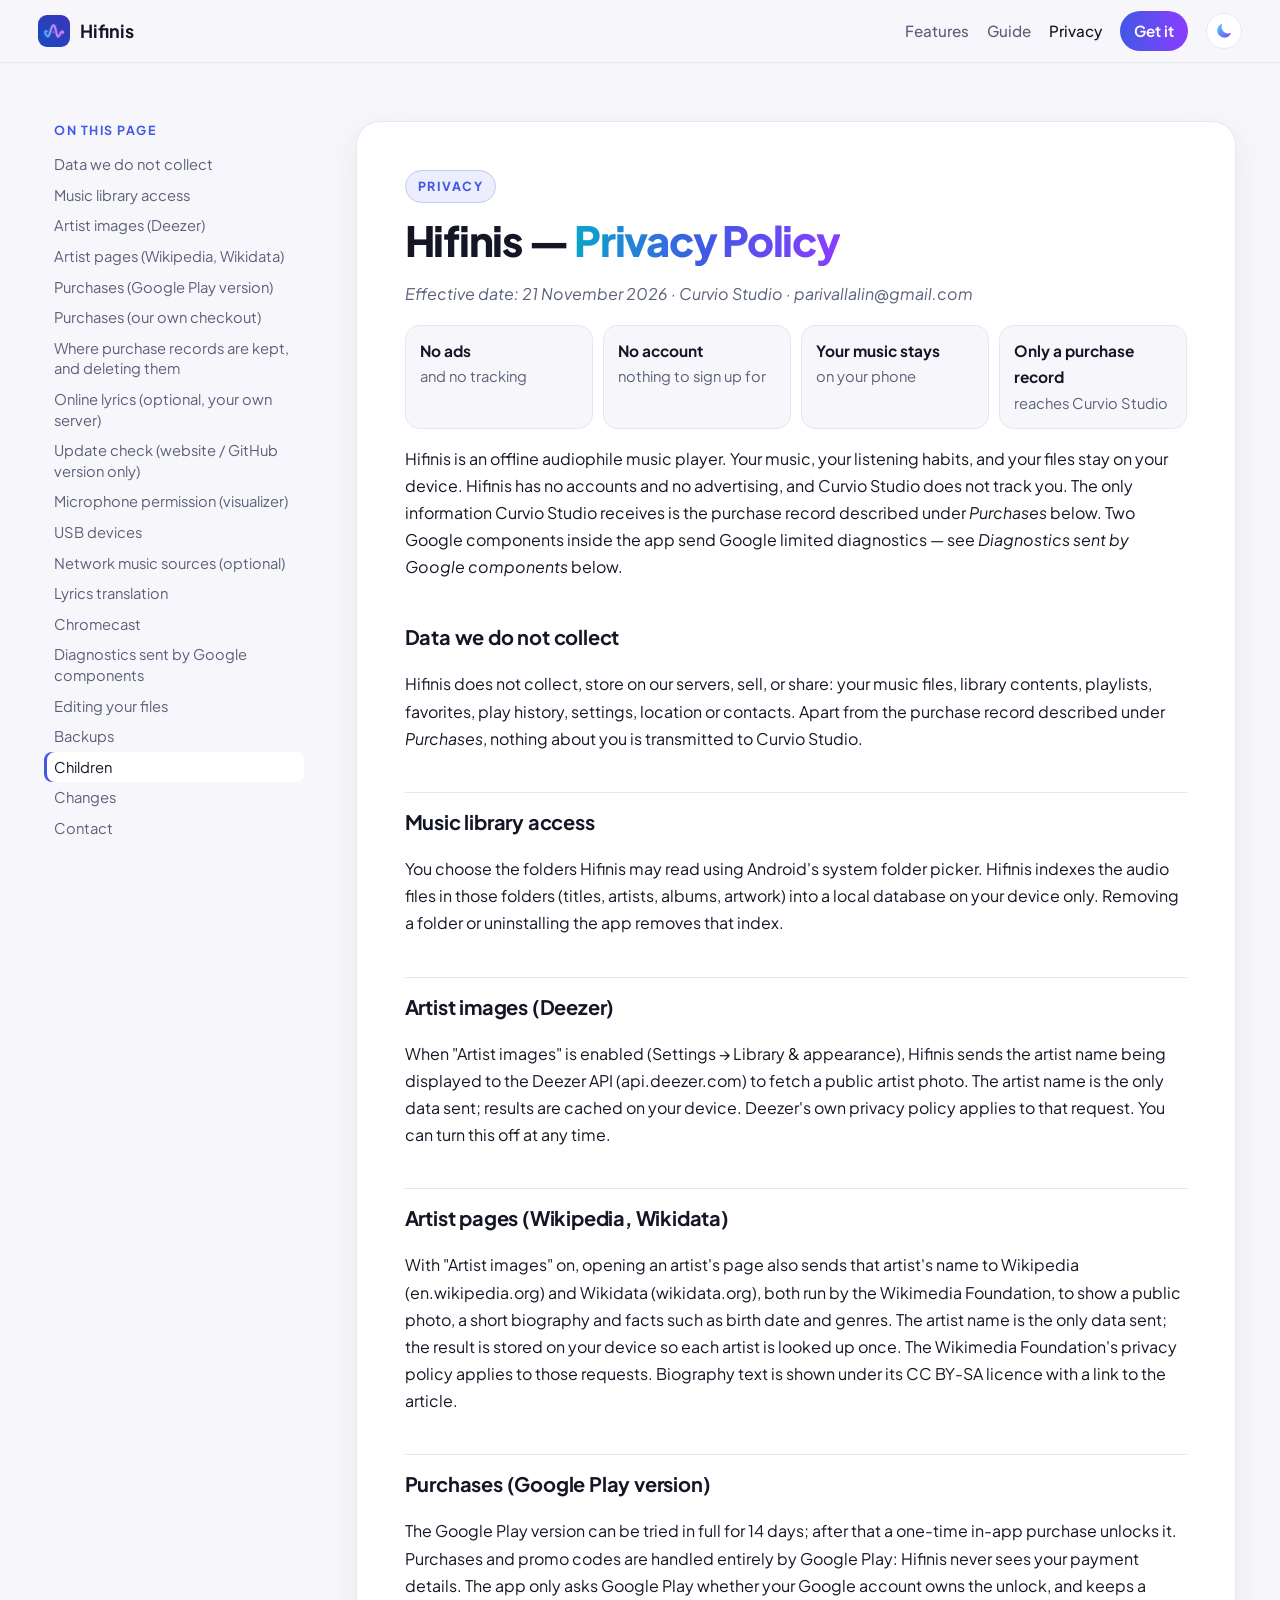
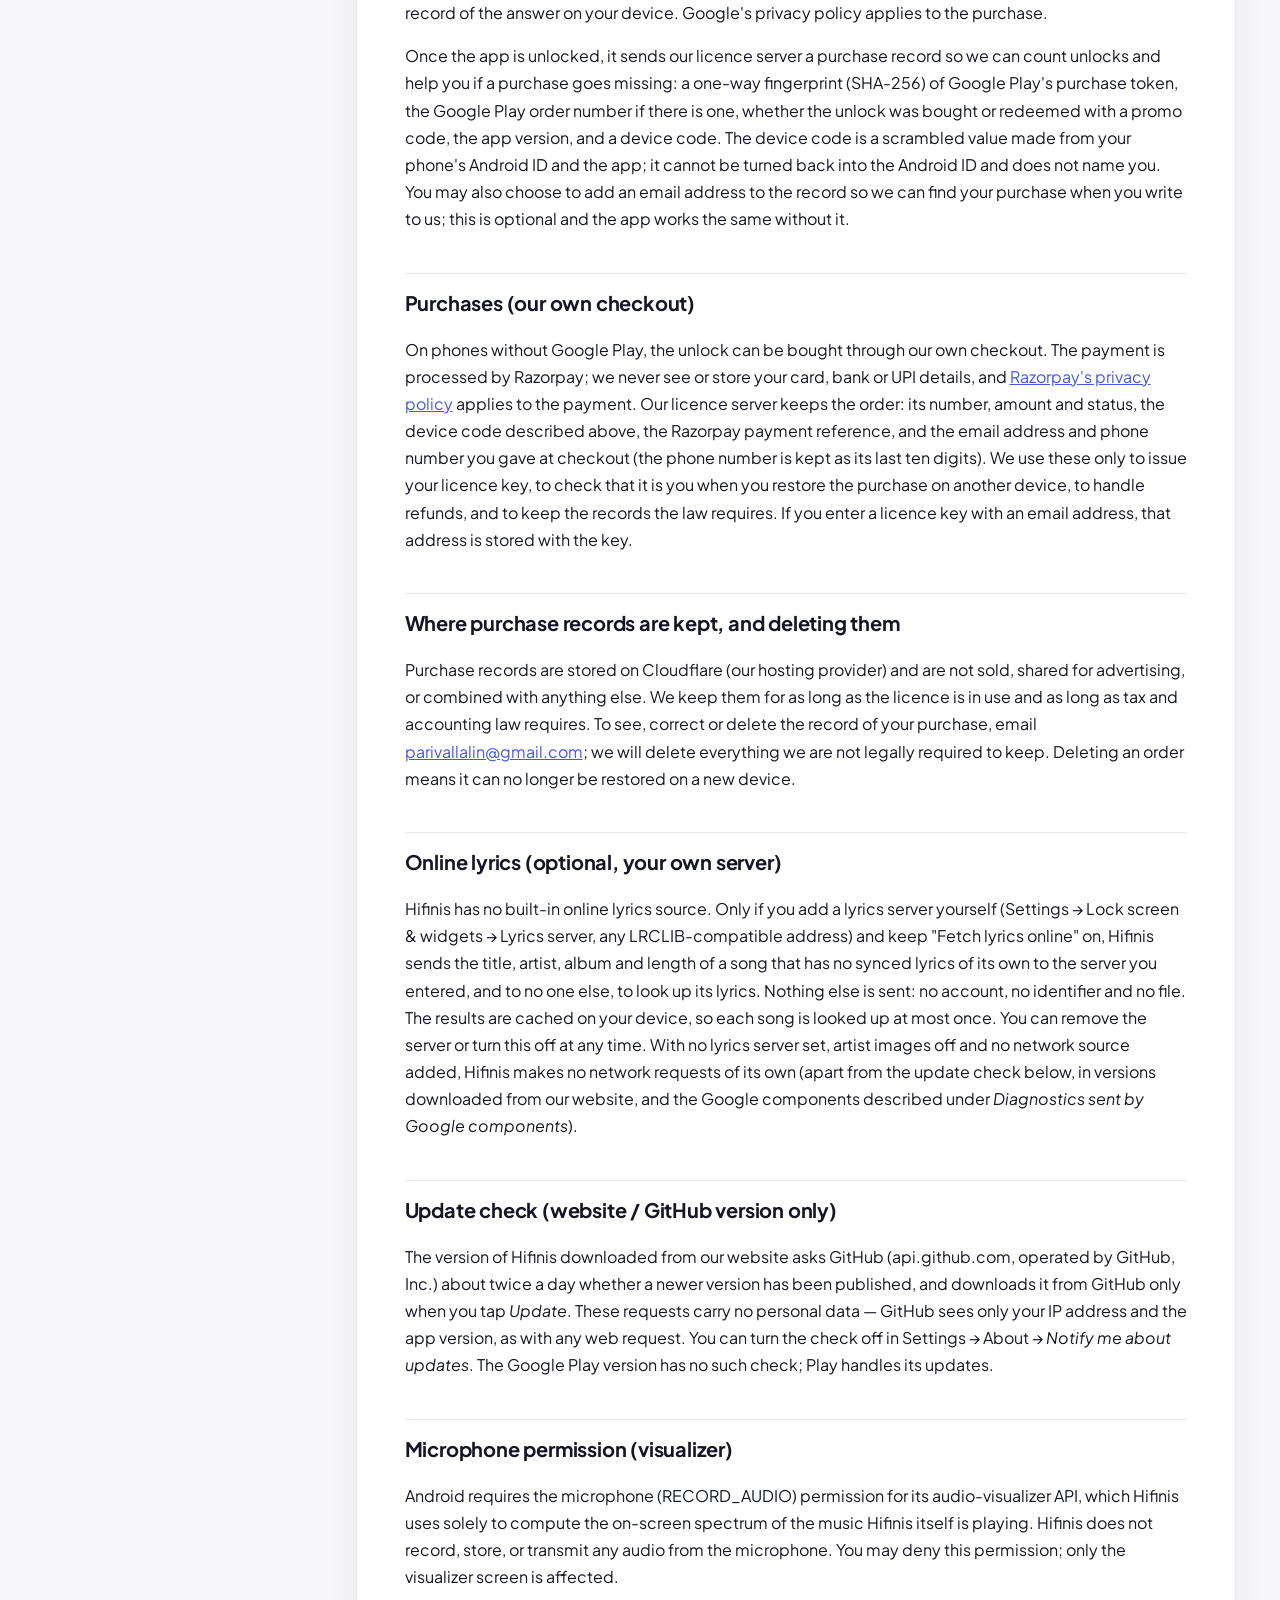
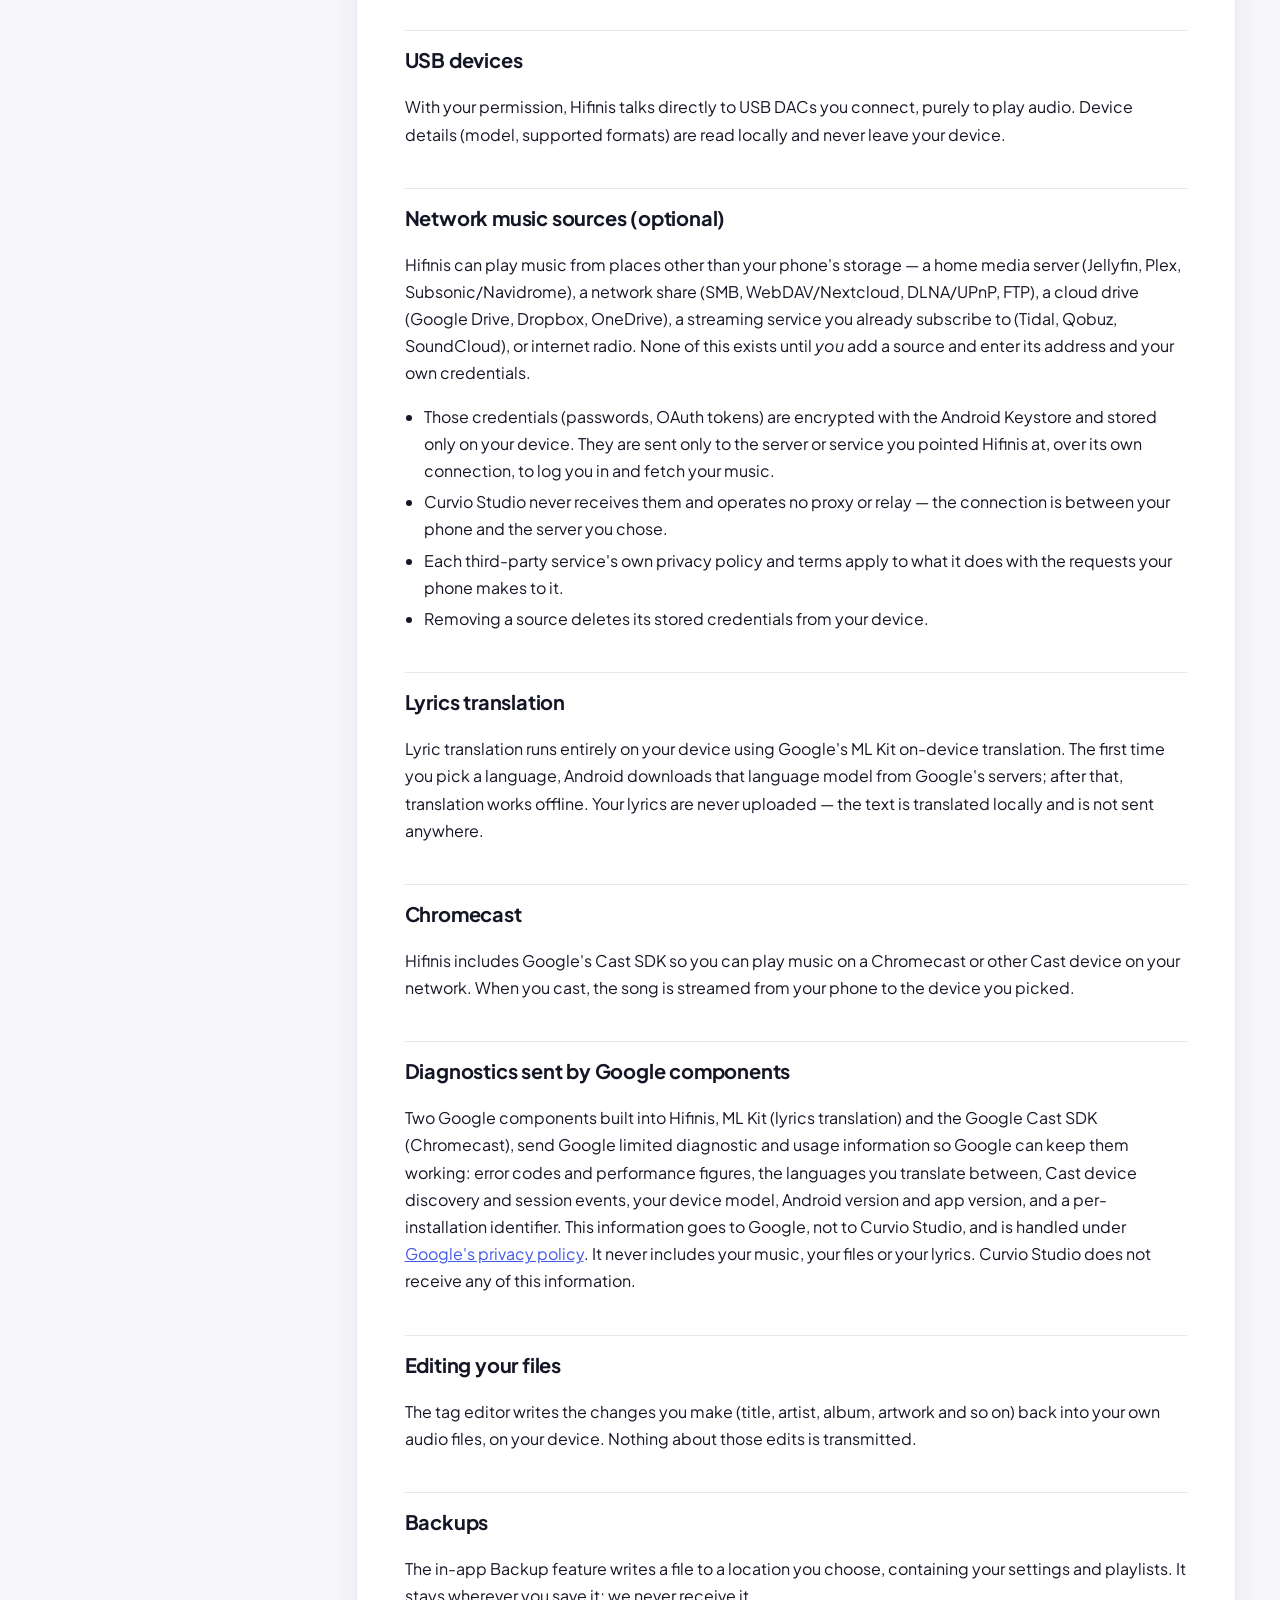
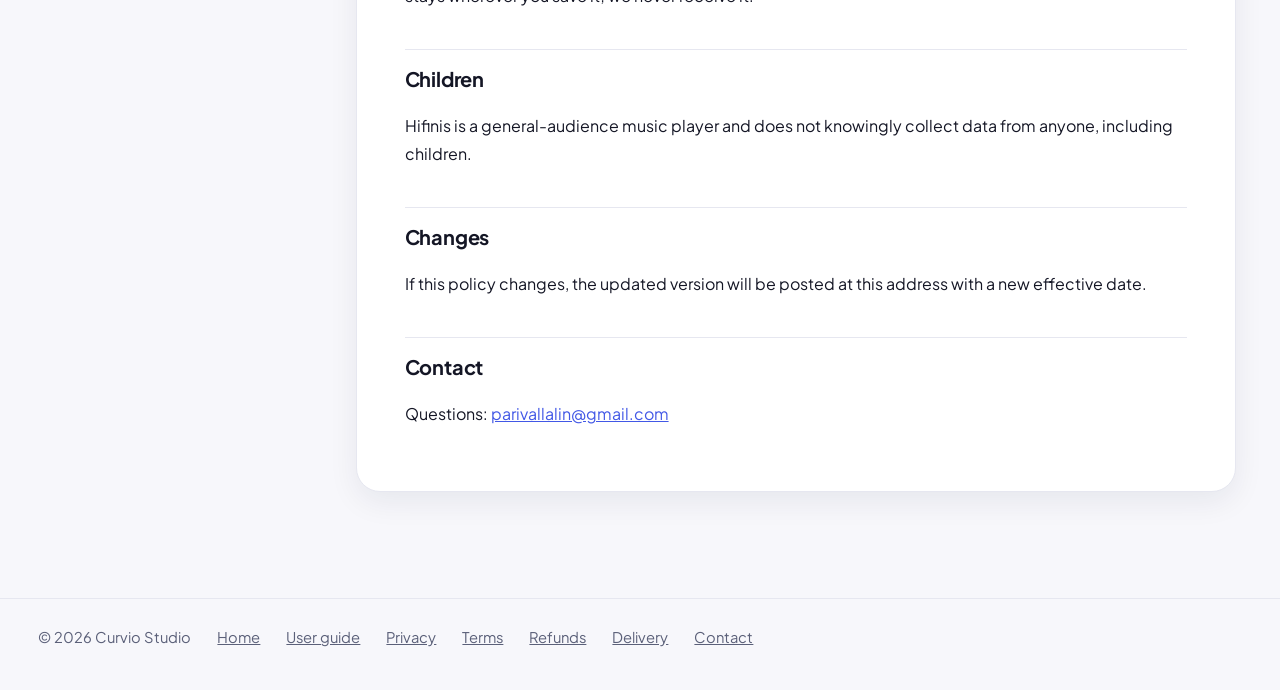
<file: privacy.html>
<!DOCTYPE html>
<html lang="en">
<head>
<meta charset="utf-8">
<meta name="viewport" content="width=device-width, initial-scale=1">
<title>Hifinis — Privacy Policy</title>
<meta name="description" content="What Hifinis does and does not collect: no ads, no account, your music never leaves your phone; optional lyrics, artist pictures, casting and purchases explained.">
<link rel="canonical" href="https://hifinis.com/privacy.html">
<script src="theme.js"></script>
<link rel="stylesheet" href="motion.css">
<script src="motion.js" defer></script>
<link rel="preconnect" href="https://fonts.googleapis.com">
<link rel="preconnect" href="https://fonts.gstatic.com" crossorigin>
<link href="https://fonts.googleapis.com/css2?family=Plus+Jakarta+Sans:wght@400;500;600;700;800&display=swap" rel="stylesheet">
<meta name="theme-color" content="#f7f7fb">
<link rel="icon" type="image/png" href="favicon.png">
<style>
  /* Legal pages in the site's own look (owner 2026-11-21: "privacy policy looks very plain"). Text unchanged. */
  :root { --bg:#f7f7fb; --bg2:#ffffff; --card:#ffffff; --line:#e6e7f0; --fg:#141625; --muted:#5b6079; --accent:#4258e6; --accent2:#8b3dff; --cyan:#0aa5c9;
          --shadow: 0 10px 30px rgba(20,22,60,.07); }
  :root[data-theme="dark"] { --bg:#0b0d14; --bg2:#121624; --card:#161b2b; --line:#262c40; --fg:#eef0f8; --muted:#a3a9c2; --accent:#6f8bff; --accent2:#b36bff; --cyan:#3fd2f5;
          --shadow: 0 10px 30px rgba(0,0,0,.35); }
  * { box-sizing: border-box; }
  html { scroll-behavior: smooth; overflow-x: clip; }
  body { margin: 0; background: var(--bg); color: var(--fg); line-height: 1.7;
         font-family: "Plus Jakarta Sans", system-ui, -apple-system, "Segoe UI", Roboto, sans-serif; }
  a { color: var(--accent); }
  header.top { position: sticky; top: 0; z-index: 10; background: color-mix(in srgb, var(--bg) 82%, transparent);
               backdrop-filter: blur(14px); -webkit-backdrop-filter: blur(14px); border-bottom: 1px solid var(--line); }
  header.top .wrap { display: flex; align-items: center; gap: 10px; height: 62px; max-width: 1400px; margin: 0 auto; padding: 0 clamp(16px, 3vw, 48px); }
  header.top .brand { display: flex; align-items: center; gap: 10px; color: var(--fg); text-decoration: none; }
  header.top img { width: 32px; height: 32px; border-radius: 9px; }
  header.top b { font-size: 1.12em; }
  header.top nav { margin-left: auto; display: flex; align-items: center; gap: 18px; font-size: .95em; }
  header.top nav a { color: var(--muted); text-decoration: none; font-weight: 500; }
  header.top nav a:hover, header.top nav a.on { color: var(--fg); }
  header.top nav a.cta { color: #fff; background: linear-gradient(90deg, var(--accent), var(--accent2)); padding: 7px 14px; border-radius: 999px; font-weight: 650; }
  .theme-btn { width: 36px; height: 36px; border-radius: 50%; border: 1px solid var(--line); background: var(--bg2); display: grid; place-items: center; cursor: pointer; padding: 0; }
  @media (max-width: 640px) { header.top nav a.opt { display: none; } header.top nav { gap: 12px; } }

  .doc { max-width: 1400px; margin: 0 auto; padding: 0 clamp(16px, 3vw, 48px) 60px; display: grid;
         grid-template-columns: 260px minmax(0, 880px); gap: clamp(24px, 4vw, 56px); justify-content: center; }
  .doc aside { position: sticky; top: 80px; align-self: start; padding-top: 40px; max-height: calc(100vh - 96px); overflow: auto; }
  .doc aside b { display: block; font-size: .78em; letter-spacing: .12em; text-transform: uppercase; color: var(--accent); margin: 0 0 8px 10px; }
  .doc aside a { display: block; color: var(--muted); text-decoration: none; padding: 5px 10px; border-radius: 8px; font-size: .92em; line-height: 1.4; }
  .doc aside a:hover { color: var(--fg); background: var(--card); }
  .hero-doc { padding: 40px 0 6px; }
  .chip { display: inline-block; font-size: .78em; font-weight: 750; letter-spacing: .12em; text-transform: uppercase; color: var(--accent);
          background: color-mix(in srgb, var(--accent) 10%, var(--bg2)); border: 1px solid color-mix(in srgb, var(--accent) 22%, var(--line));
          padding: 5px 12px; border-radius: 999px; }
  .paper h1 { font-size: clamp(1.9em, 4vw, 2.6em); line-height: 1.12; letter-spacing: -0.03em; font-weight: 800; margin: 14px 0 10px; }
  .paper h1 .grad { background: linear-gradient(90deg, var(--cyan), var(--accent), var(--accent2)); -webkit-background-clip: text; background-clip: text; color: transparent; }
  .paper > p:first-of-type em, .meta { color: var(--muted); }
  .paper { background: var(--card); border: 1px solid var(--line); border-radius: 24px; box-shadow: var(--shadow); padding: clamp(22px, 4vw, 48px); margin-top: 18px; }
  .paper h2 { font-size: 1.25em; letter-spacing: -0.01em; margin: 2em 0 .5em; padding-top: .6em; border-top: 1px solid var(--line); scroll-margin-top: 80px; }
  .paper h2:first-of-type { border-top: 0; padding-top: 0; }
  .paper ul, .paper ol { padding-left: 1.2em; } .paper li { margin: 4px 0; }
  .paper table { width: 100%; border-collapse: collapse; margin: 12px 0; font-size: .95em; }
  .paper th, .paper td { border: 1px solid var(--line); padding: 8px 10px; text-align: left; vertical-align: top; }
  .glance { display: grid; grid-template-columns: repeat(auto-fit, minmax(170px, 1fr)); gap: 10px; margin: 18px 0 6px; padding: 0; list-style: none; }
  .paper ul.glance { padding: 0; }
  .glance li { background: var(--bg); border: 1px solid var(--line); border-radius: 14px; padding: 12px 14px; font-size: .92em; color: var(--muted); margin: 0; }
  .glance b { display: block; color: var(--fg); font-size: 1.05em; }
  footer.site { border-top: 1px solid var(--line); margin-top: 40px; padding: 26px 0 40px; color: var(--muted); font-size: .92em; }
  footer.site .wrap { max-width: 1400px; margin: 0 auto; padding: 0 clamp(16px, 3vw, 48px); display: flex; flex-wrap: wrap; gap: 12px 26px; }
  footer.site a { color: var(--muted); }
  @media (max-width: 900px) {
    .doc { display: block; }
    .doc aside { position: static; max-height: none; padding-top: 20px; }
    .doc aside nav { display: flex; gap: 6px; overflow-x: auto; padding-bottom: 6px; }
    .doc aside a { white-space: nowrap; background: var(--card); border: 1px solid var(--line); border-radius: 999px; padding: 5px 12px; }
  }
</style>
</head>
<body>
<header class="top"><div class="wrap">
  <a class="brand" href="./"><img src="icon-192.png" alt="Hifinis logo"><b>Hifinis</b></a>
  <nav><a class="opt" href="./#features">Features</a><a href="guide.html">Guide</a><a href="privacy.html" class=on>Privacy</a><a class="cta" href="https://play.google.com/store/apps/details?id=com.curvio.hifinis">Get it</a></nav>
</div></header>
<main class="doc">
<aside><b>On this page</b><nav><a href="#data-we-do-not-collect">Data we do not collect</a><a href="#music-library-access">Music library access</a><a href="#artist-images-deezer">Artist images (Deezer)</a><a href="#artist-pages-wikipedia-wikidata">Artist pages (Wikipedia, Wikidata)</a><a href="#purchases-google-play-version">Purchases (Google Play version)</a><a href="#purchases-our-own-checkout">Purchases (our own checkout)</a><a href="#where-purchase-records-are-kept-and-deleting-them">Where purchase records are kept, and deleting them</a><a href="#online-lyrics">Online lyrics (optional, your own server)</a><a href="#update-check-website-github-version-only">Update check (website / GitHub version only)</a><a href="#microphone-permission-visualizer">Microphone permission (visualizer)</a><a href="#usb-devices">USB devices</a><a href="#network-music-sources-optional">Network music sources (optional)</a><a href="#lyrics-translation">Lyrics translation</a><a href="#chromecast">Chromecast</a><a href="#diagnostics-sent-by-google-components">Diagnostics sent by Google components</a><a href="#editing-your-files">Editing your files</a><a href="#backups">Backups</a><a href="#children">Children</a><a href="#changes">Changes</a><a href="#contact">Contact</a></nav></aside>
<div class="hero-doc">
<article class="paper">
<span class="chip">Privacy</span>
<h1>Hifinis — <span class="grad">Privacy Policy</span></h1>
<p><em>Effective date: 21 November 2026 · Curvio Studio · parivallalin@gmail.com</em></p>
<ul class="glance" aria-label="At a glance">
  <li><b>No ads</b>and no tracking</li>
  <li><b>No account</b>nothing to sign up for</li>
  <li><b>Your music stays</b>on your phone</li>
  <li><b>Only a purchase record</b>reaches Curvio Studio</li>
</ul>


<p>Hifinis is an offline audiophile music player. Your music, your listening habits, and your
files stay on your device. Hifinis has no accounts and no advertising, and Curvio Studio does not
track you. The only information Curvio Studio receives is the purchase record described under
<em>Purchases</em> below. Two Google components inside the app send Google limited diagnostics — see
<em>Diagnostics sent by Google components</em> below.</p>

<h2 id="data-we-do-not-collect">Data we do not collect</h2>
<p>Hifinis does not collect, store on our servers, sell, or share: your music files, library
contents, playlists, favorites, play history, settings, location or contacts. Apart from the
purchase record described under <em>Purchases</em>, nothing about you is transmitted to Curvio
Studio.</p>

<h2 id="music-library-access">Music library access</h2>
<p>You choose the folders Hifinis may read using Android's system folder picker. Hifinis indexes
the audio files in those folders (titles, artists, albums, artwork) into a local database on your
device only. Removing a folder or uninstalling the app removes that index.</p>

<h2 id="artist-images-deezer">Artist images (Deezer)</h2>
<p>When "Artist images" is enabled (Settings → Library &amp; appearance), Hifinis sends the artist
name being displayed to the Deezer API (api.deezer.com) to fetch a public artist photo. The artist
name is the only data sent; results are cached on your device. Deezer's own privacy policy applies
to that request. You can turn this off at any time.</p>

<h2 id="artist-pages-wikipedia-wikidata">Artist pages (Wikipedia, Wikidata)</h2>
<p>With "Artist images" on, opening an artist's page also sends that artist's name to Wikipedia
(en.wikipedia.org) and Wikidata (wikidata.org), both run by the Wikimedia Foundation, to show a
public photo, a short biography and facts such as birth date and genres. The artist name is the only
data sent; the result is stored on your device so each artist is looked up once. The Wikimedia
Foundation's privacy policy applies to those requests. Biography text is shown under its CC BY-SA
licence with a link to the article.</p>

<h2 id="purchases-google-play-version">Purchases (Google Play version)</h2>
<p>The Google Play version can be tried in full for 14 days; after that a one-time in-app purchase
unlocks it. Purchases and promo codes are handled entirely by Google Play: Hifinis never sees your
payment details. The app only asks Google Play whether your Google account owns the unlock, and keeps
a record of the answer on your device. Google's privacy policy applies to the purchase.</p>
<p>Once the app is unlocked, it sends our licence server a purchase record so we can count unlocks
and help you if a purchase goes missing: a one-way fingerprint (SHA-256) of Google Play's purchase
token, the Google Play order number if there is one, whether the unlock was bought or redeemed with
a promo code, the app version, and a device code. The device code is a scrambled value made from
your phone's Android ID and the app; it cannot be turned back into the Android ID and does not name
you. You may also choose to add an email address to the record so we can find your purchase when
you write to us; this is optional and the app works the same without it.</p>

<h2 id="purchases-our-own-checkout">Purchases (our own checkout)</h2>
<p>On phones without Google Play, the unlock can be bought through our own checkout. The payment is
processed by Razorpay; we never see or store your card, bank or UPI details, and
<a href="https://razorpay.com/privacy/">Razorpay's privacy policy</a> applies to the payment. Our
licence server keeps the order: its number, amount and status, the device code described above, the
Razorpay payment reference, and the email address and phone number you gave at checkout (the phone
number is kept as its last ten digits). We use these only to issue your licence key, to check that
it is you when you restore the purchase on another device, to handle refunds, and to keep the
records the law requires. If you enter a licence key with an email address, that address is stored
with the key.</p>

<h2 id="where-purchase-records-are-kept-and-deleting-them">Where purchase records are kept, and deleting them</h2>
<p>Purchase records are stored on Cloudflare (our hosting provider) and are not sold, shared for
advertising, or combined with anything else. We keep them for as long as the licence is in use and
as long as tax and accounting law requires. To see, correct or delete the record of your purchase,
email <a href="mailto:parivallalin@gmail.com">parivallalin@gmail.com</a>; we will delete everything
we are not legally required to keep. Deleting an order means it can no longer be restored on a new
device.</p>

<h2 id="online-lyrics">Online lyrics (optional, your own server)</h2>
<p>Hifinis has no built-in online lyrics source. Only if you add a lyrics server yourself
(Settings → Lock screen &amp; widgets → Lyrics server, any LRCLIB-compatible address) and keep
"Fetch lyrics online" on, Hifinis sends the title, artist, album and length of a song that has no
synced lyrics of its own to the server you entered, and to no one else, to look up its lyrics.
Nothing else is sent: no account, no identifier and no file. The results are cached on your device,
so each song is looked up at most once. You can remove the server or turn this off at any time.
With no lyrics server set, artist images off and no network source added, Hifinis makes no network
requests of its own (apart from the update check below, in versions downloaded from our website,
and the Google components described under <em>Diagnostics sent by Google components</em>).</p>

<h2 id="update-check-website-github-version-only">Update check (website / GitHub version only)</h2>
<p>The version of Hifinis downloaded from our website asks GitHub (api.github.com, operated by
GitHub, Inc.) about twice a day whether a newer version has been published, and downloads it from
GitHub only when you tap <em>Update</em>. These requests carry no personal data — GitHub sees only
your IP address and the app version, as with any web request. You can turn the check off in
Settings → About → <em>Notify me about updates</em>. The Google Play version has no such check;
Play handles its updates.</p>

<h2 id="microphone-permission-visualizer">Microphone permission (visualizer)</h2>
<p>Android requires the microphone (RECORD_AUDIO) permission for its audio-visualizer API, which
Hifinis uses solely to compute the on-screen spectrum of the music Hifinis itself is playing.
Hifinis does not record, store, or transmit any audio from the microphone. You may deny this
permission; only the visualizer screen is affected.</p>

<h2 id="usb-devices">USB devices</h2>
<p>With your permission, Hifinis talks directly to USB DACs you connect, purely to play audio.
Device details (model, supported formats) are read locally and never leave your device.</p>

<h2 id="network-music-sources-optional">Network music sources (optional)</h2>
<p>Hifinis can play music from places other than your phone's storage — a home media server
(Jellyfin, Plex, Subsonic/Navidrome), a network share (SMB, WebDAV/Nextcloud, DLNA/UPnP,
FTP), a cloud drive (Google Drive, Dropbox, OneDrive), a streaming service you already
subscribe to (Tidal, Qobuz, SoundCloud), or internet radio. None of this exists until
<em>you</em> add a source and enter its address and your own credentials.</p>
<ul>
  <li>Those credentials (passwords, OAuth tokens) are encrypted with the Android Keystore and
      stored only on your device. They are sent only to the server or service you pointed
      Hifinis at, over its own connection, to log you in and fetch your music.</li>
  <li>Curvio Studio never receives them and operates no proxy or relay — the connection is
      between your phone and the server you chose.</li>
  <li>Each third-party service's own privacy policy and terms apply to what it does with the
      requests your phone makes to it.</li>
  <li>Removing a source deletes its stored credentials from your device.</li>
</ul>

<h2 id="lyrics-translation">Lyrics translation</h2>
<p>Lyric translation runs entirely on your device using Google's ML Kit on-device translation.
The first time you pick a language, Android downloads that language model from Google's
servers; after that, translation works offline. Your lyrics are never uploaded — the text is
translated locally and is not sent anywhere.</p>

<h2 id="chromecast">Chromecast</h2>
<p>Hifinis includes Google's Cast SDK so you can play music on a Chromecast or other Cast device
on your network. When you cast, the song is streamed from your phone to the device you picked.</p>

<h2 id="diagnostics-sent-by-google-components">Diagnostics sent by Google components</h2>
<p>Two Google components built into Hifinis, ML Kit (lyrics translation) and the Google Cast SDK
(Chromecast), send Google limited diagnostic and usage information so Google can keep them working:
error codes and performance figures, the languages you translate between, Cast device discovery and
session events, your device model, Android version and app version, and a per-installation
identifier. This information goes to Google, not to Curvio Studio, and is handled under
<a href="https://policies.google.com/privacy">Google's privacy policy</a>. It never includes your
music, your files or your lyrics. Curvio Studio does not receive any of this information.</p>

<h2 id="editing-your-files">Editing your files</h2>
<p>The tag editor writes the changes you make (title, artist, album, artwork and so on) back
into your own audio files, on your device. Nothing about those edits is transmitted.</p>

<h2 id="backups">Backups</h2>
<p>The in-app Backup feature writes a file to a location you choose, containing your settings and
playlists. It stays wherever you save it; we never receive it.</p>

<h2 id="children">Children</h2>
<p>Hifinis is a general-audience music player and does not knowingly collect data from anyone,
including children.</p>

<h2 id="changes">Changes</h2>
<p>If this policy changes, the updated version will be posted at this address with a new effective
date.</p>

<h2 id="contact">Contact</h2>
<p>Questions: <a href="mailto:parivallalin@gmail.com">parivallalin@gmail.com</a></p>
</article>
</div>
</main>
<footer class="site"><div class="wrap">
  <span>© 2026 Curvio Studio</span>
  <a href="./">Home</a> <a href="guide.html">User guide</a> <a href="privacy.html">Privacy</a> <a href="terms.html">Terms</a>
  <a href="refund.html">Refunds</a> <a href="shipping.html">Delivery</a> <a href="contact.html">Contact</a>
</div></footer>
</body>
</html>
</file>
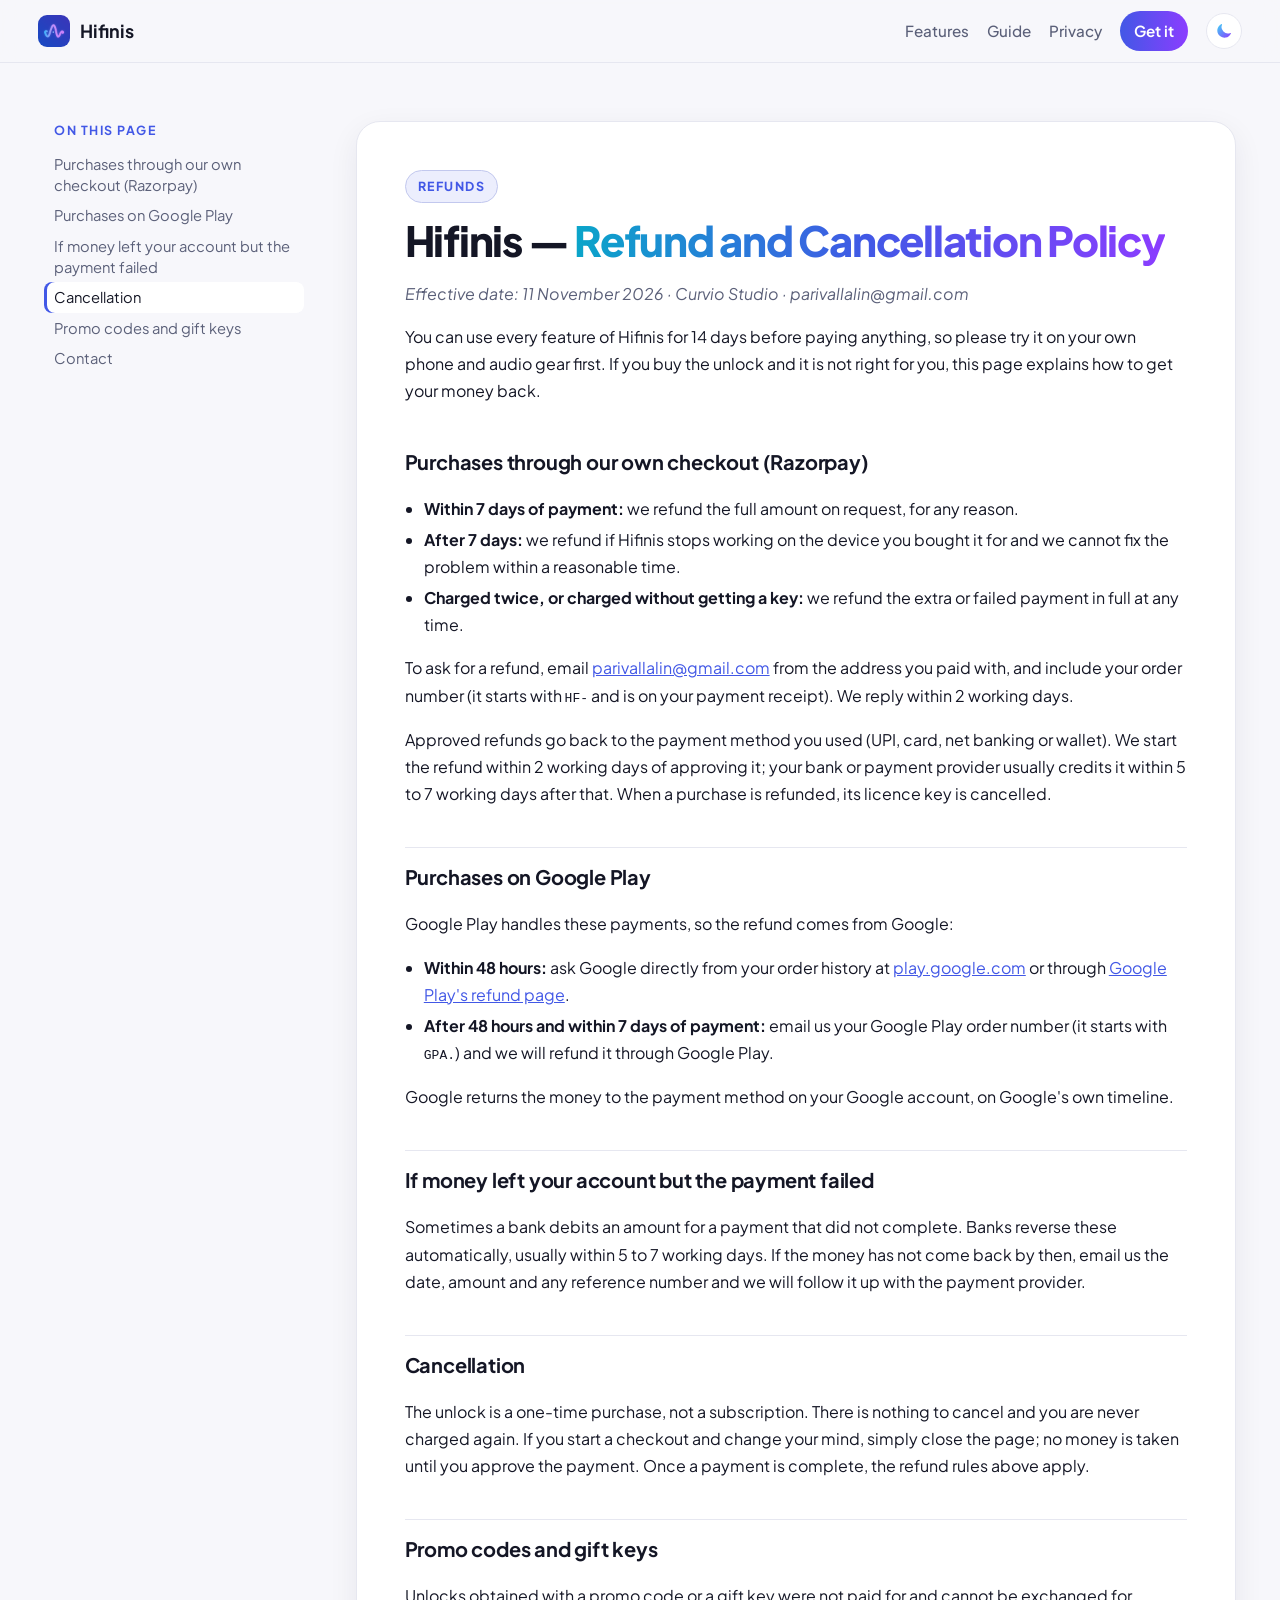
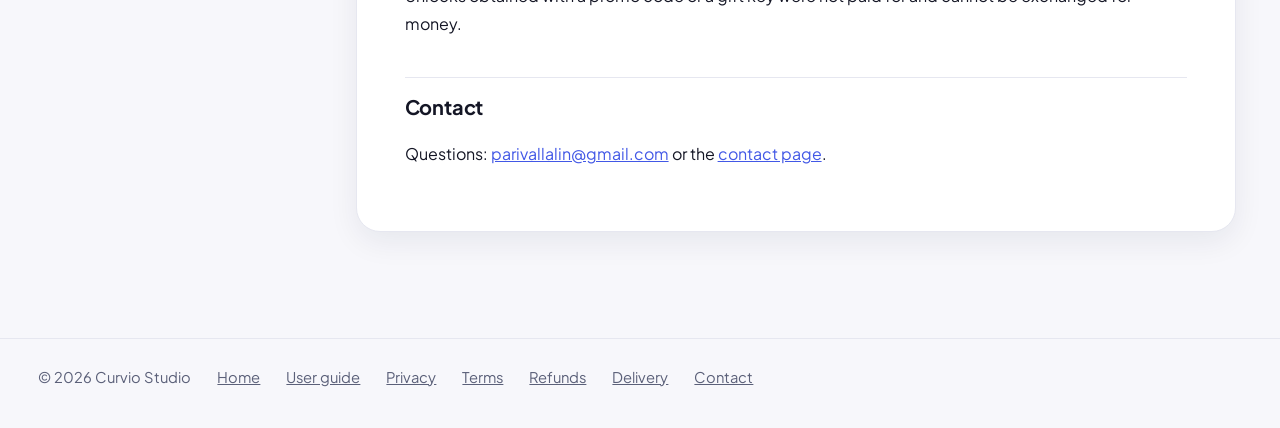
<file: refund.html>
<!DOCTYPE html>
<html lang="en">
<head>
<meta charset="utf-8">
<meta name="viewport" content="width=device-width, initial-scale=1">
<title>Hifinis — Refund and Cancellation Policy</title>
<meta name="description" content="How refunds and cancellations work for the Hifinis unlock.">
<link rel="canonical" href="https://hifinis.com/refund.html">
<link rel="icon" type="image/png" href="favicon.png">
<script src="theme.js"></script>
<link rel="stylesheet" href="motion.css">
<script src="motion.js" defer></script>
<link rel="preconnect" href="https://fonts.googleapis.com">
<link rel="preconnect" href="https://fonts.gstatic.com" crossorigin>
<link href="https://fonts.googleapis.com/css2?family=Plus+Jakarta+Sans:wght@400;500;600;700;800&display=swap" rel="stylesheet">
<meta name="theme-color" content="#f7f7fb">
<link rel="icon" type="image/png" href="favicon.png">
<style>
  /* Legal pages in the site's own look (owner 2026-11-21: "privacy policy looks very plain"). Text unchanged. */
  :root { --bg:#f7f7fb; --bg2:#ffffff; --card:#ffffff; --line:#e6e7f0; --fg:#141625; --muted:#5b6079; --accent:#4258e6; --accent2:#8b3dff; --cyan:#0aa5c9;
          --shadow: 0 10px 30px rgba(20,22,60,.07); }
  :root[data-theme="dark"] { --bg:#0b0d14; --bg2:#121624; --card:#161b2b; --line:#262c40; --fg:#eef0f8; --muted:#a3a9c2; --accent:#6f8bff; --accent2:#b36bff; --cyan:#3fd2f5;
          --shadow: 0 10px 30px rgba(0,0,0,.35); }
  * { box-sizing: border-box; }
  html { scroll-behavior: smooth; overflow-x: clip; }
  body { margin: 0; background: var(--bg); color: var(--fg); line-height: 1.7;
         font-family: "Plus Jakarta Sans", system-ui, -apple-system, "Segoe UI", Roboto, sans-serif; }
  a { color: var(--accent); }
  header.top { position: sticky; top: 0; z-index: 10; background: color-mix(in srgb, var(--bg) 82%, transparent);
               backdrop-filter: blur(14px); -webkit-backdrop-filter: blur(14px); border-bottom: 1px solid var(--line); }
  header.top .wrap { display: flex; align-items: center; gap: 10px; height: 62px; max-width: 1400px; margin: 0 auto; padding: 0 clamp(16px, 3vw, 48px); }
  header.top .brand { display: flex; align-items: center; gap: 10px; color: var(--fg); text-decoration: none; }
  header.top img { width: 32px; height: 32px; border-radius: 9px; }
  header.top b { font-size: 1.12em; }
  header.top nav { margin-left: auto; display: flex; align-items: center; gap: 18px; font-size: .95em; }
  header.top nav a { color: var(--muted); text-decoration: none; font-weight: 500; }
  header.top nav a:hover, header.top nav a.on { color: var(--fg); }
  header.top nav a.cta { color: #fff; background: linear-gradient(90deg, var(--accent), var(--accent2)); padding: 7px 14px; border-radius: 999px; font-weight: 650; }
  .theme-btn { width: 36px; height: 36px; border-radius: 50%; border: 1px solid var(--line); background: var(--bg2); display: grid; place-items: center; cursor: pointer; padding: 0; }
  @media (max-width: 640px) { header.top nav a.opt { display: none; } header.top nav { gap: 12px; } }

  .doc { max-width: 1400px; margin: 0 auto; padding: 0 clamp(16px, 3vw, 48px) 60px; display: grid;
         grid-template-columns: 260px minmax(0, 880px); gap: clamp(24px, 4vw, 56px); justify-content: center; }
  .doc aside { position: sticky; top: 80px; align-self: start; padding-top: 40px; max-height: calc(100vh - 96px); overflow: auto; }
  .doc aside b { display: block; font-size: .78em; letter-spacing: .12em; text-transform: uppercase; color: var(--accent); margin: 0 0 8px 10px; }
  .doc aside a { display: block; color: var(--muted); text-decoration: none; padding: 5px 10px; border-radius: 8px; font-size: .92em; line-height: 1.4; }
  .doc aside a:hover { color: var(--fg); background: var(--card); }
  .hero-doc { padding: 40px 0 6px; }
  .chip { display: inline-block; font-size: .78em; font-weight: 750; letter-spacing: .12em; text-transform: uppercase; color: var(--accent);
          background: color-mix(in srgb, var(--accent) 10%, var(--bg2)); border: 1px solid color-mix(in srgb, var(--accent) 22%, var(--line));
          padding: 5px 12px; border-radius: 999px; }
  .paper h1 { font-size: clamp(1.9em, 4vw, 2.6em); line-height: 1.12; letter-spacing: -0.03em; font-weight: 800; margin: 14px 0 10px; }
  .paper h1 .grad { background: linear-gradient(90deg, var(--cyan), var(--accent), var(--accent2)); -webkit-background-clip: text; background-clip: text; color: transparent; }
  .paper > p:first-of-type em, .meta { color: var(--muted); }
  .paper { background: var(--card); border: 1px solid var(--line); border-radius: 24px; box-shadow: var(--shadow); padding: clamp(22px, 4vw, 48px); margin-top: 18px; }
  .paper h2 { font-size: 1.25em; letter-spacing: -0.01em; margin: 2em 0 .5em; padding-top: .6em; border-top: 1px solid var(--line); scroll-margin-top: 80px; }
  .paper h2:first-of-type { border-top: 0; padding-top: 0; }
  .paper ul, .paper ol { padding-left: 1.2em; } .paper li { margin: 4px 0; }
  .paper table { width: 100%; border-collapse: collapse; margin: 12px 0; font-size: .95em; }
  .paper th, .paper td { border: 1px solid var(--line); padding: 8px 10px; text-align: left; vertical-align: top; }
  .glance { display: grid; grid-template-columns: repeat(auto-fit, minmax(170px, 1fr)); gap: 10px; margin: 18px 0 6px; padding: 0; list-style: none; }
  .paper ul.glance { padding: 0; }
  .glance li { background: var(--bg); border: 1px solid var(--line); border-radius: 14px; padding: 12px 14px; font-size: .92em; color: var(--muted); margin: 0; }
  .glance b { display: block; color: var(--fg); font-size: 1.05em; }
  footer.site { border-top: 1px solid var(--line); margin-top: 40px; padding: 26px 0 40px; color: var(--muted); font-size: .92em; }
  footer.site .wrap { max-width: 1400px; margin: 0 auto; padding: 0 clamp(16px, 3vw, 48px); display: flex; flex-wrap: wrap; gap: 12px 26px; }
  footer.site a { color: var(--muted); }
  @media (max-width: 900px) {
    .doc { display: block; }
    .doc aside { position: static; max-height: none; padding-top: 20px; }
    .doc aside nav { display: flex; gap: 6px; overflow-x: auto; padding-bottom: 6px; }
    .doc aside a { white-space: nowrap; background: var(--card); border: 1px solid var(--line); border-radius: 999px; padding: 5px 12px; }
  }
</style>
</head>
<body>
<header class="top"><div class="wrap">
  <a class="brand" href="./"><img src="icon-192.png" alt="Hifinis logo"><b>Hifinis</b></a>
  <nav><a class="opt" href="./#features">Features</a><a href="guide.html">Guide</a><a href="privacy.html">Privacy</a><a class="cta" href="https://play.google.com/store/apps/details?id=com.curvio.hifinis">Get it</a></nav>
</div></header>
<main class="doc">
<aside><b>On this page</b><nav><a href="#purchases-through-our-own-checkout-razorpay">Purchases through our own checkout (Razorpay)</a><a href="#purchases-on-google-play">Purchases on Google Play</a><a href="#if-money-left-your-account-but-the-payment-failed">If money left your account but the payment failed</a><a href="#cancellation">Cancellation</a><a href="#promo-codes-and-gift-keys">Promo codes and gift keys</a><a href="#contact">Contact</a></nav></aside>
<div class="hero-doc">
<article class="paper">
<span class="chip">Refunds</span>
<h1>Hifinis — <span class="grad">Refund and Cancellation Policy</span></h1>
<p><em>Effective date: 11 November 2026 · Curvio Studio · parivallalin@gmail.com</em></p>

<p>You can use every feature of Hifinis for 14 days before paying anything, so please try it on
your own phone and audio gear first. If you buy the unlock and it is not right for you, this page
explains how to get your money back.</p>

<h2 id="purchases-through-our-own-checkout-razorpay">Purchases through our own checkout (Razorpay)</h2>
<ul>
  <li><strong>Within 7 days of payment:</strong> we refund the full amount on request, for any
      reason.</li>
  <li><strong>After 7 days:</strong> we refund if Hifinis stops working on the device you bought it
      for and we cannot fix the problem within a reasonable time.</li>
  <li><strong>Charged twice, or charged without getting a key:</strong> we refund the extra or
      failed payment in full at any time.</li>
</ul>
<p>To ask for a refund, email
<a href="mailto:parivallalin@gmail.com?subject=Hifinis%20refund">parivallalin@gmail.com</a> from the
address you paid with, and include your order number (it starts with <code>HF-</code> and is on
your payment receipt). We reply within 2 working days.</p>
<p>Approved refunds go back to the payment method you used (UPI, card, net banking or wallet). We
start the refund within 2 working days of approving it; your bank or payment provider usually
credits it within 5 to 7 working days after that. When a purchase is refunded, its licence key is
cancelled.</p>

<h2 id="purchases-on-google-play">Purchases on Google Play</h2>
<p>Google Play handles these payments, so the refund comes from Google:</p>
<ul>
  <li><strong>Within 48 hours:</strong> ask Google directly from your order history at
      <a href="https://play.google.com/store/account/orderhistory">play.google.com</a> or through
      <a href="https://support.google.com/googleplay/answer/2479637">Google Play's refund page</a>.</li>
  <li><strong>After 48 hours and within 7 days of payment:</strong> email us your Google Play order
      number (it starts with <code>GPA.</code>) and we will refund it through Google Play.</li>
</ul>
<p>Google returns the money to the payment method on your Google account, on Google's own
timeline.</p>

<h2 id="if-money-left-your-account-but-the-payment-failed">If money left your account but the payment failed</h2>
<p>Sometimes a bank debits an amount for a payment that did not complete. Banks reverse these
automatically, usually within 5 to 7 working days. If the money has not come back by then, email us
the date, amount and any reference number and we will follow it up with the payment provider.</p>

<h2 id="cancellation">Cancellation</h2>
<p>The unlock is a one-time purchase, not a subscription. There is nothing to cancel and you are
never charged again. If you start a checkout and change your mind, simply close the page; no money
is taken until you approve the payment. Once a payment is complete, the refund rules above
apply.</p>

<h2 id="promo-codes-and-gift-keys">Promo codes and gift keys</h2>
<p>Unlocks obtained with a promo code or a gift key were not paid for and cannot be exchanged for
money.</p>

<h2 id="contact">Contact</h2>
<p>Questions: <a href="mailto:parivallalin@gmail.com">parivallalin@gmail.com</a> or the
<a href="contact.html">contact page</a>.</p>
</article>
</div>
</main>
<footer class="site"><div class="wrap">
  <span>© 2026 Curvio Studio</span>
  <a href="./">Home</a> <a href="guide.html">User guide</a> <a href="privacy.html">Privacy</a> <a href="terms.html">Terms</a>
  <a href="refund.html">Refunds</a> <a href="shipping.html">Delivery</a> <a href="contact.html">Contact</a>
</div></footer>
</body>
</html>
</file>
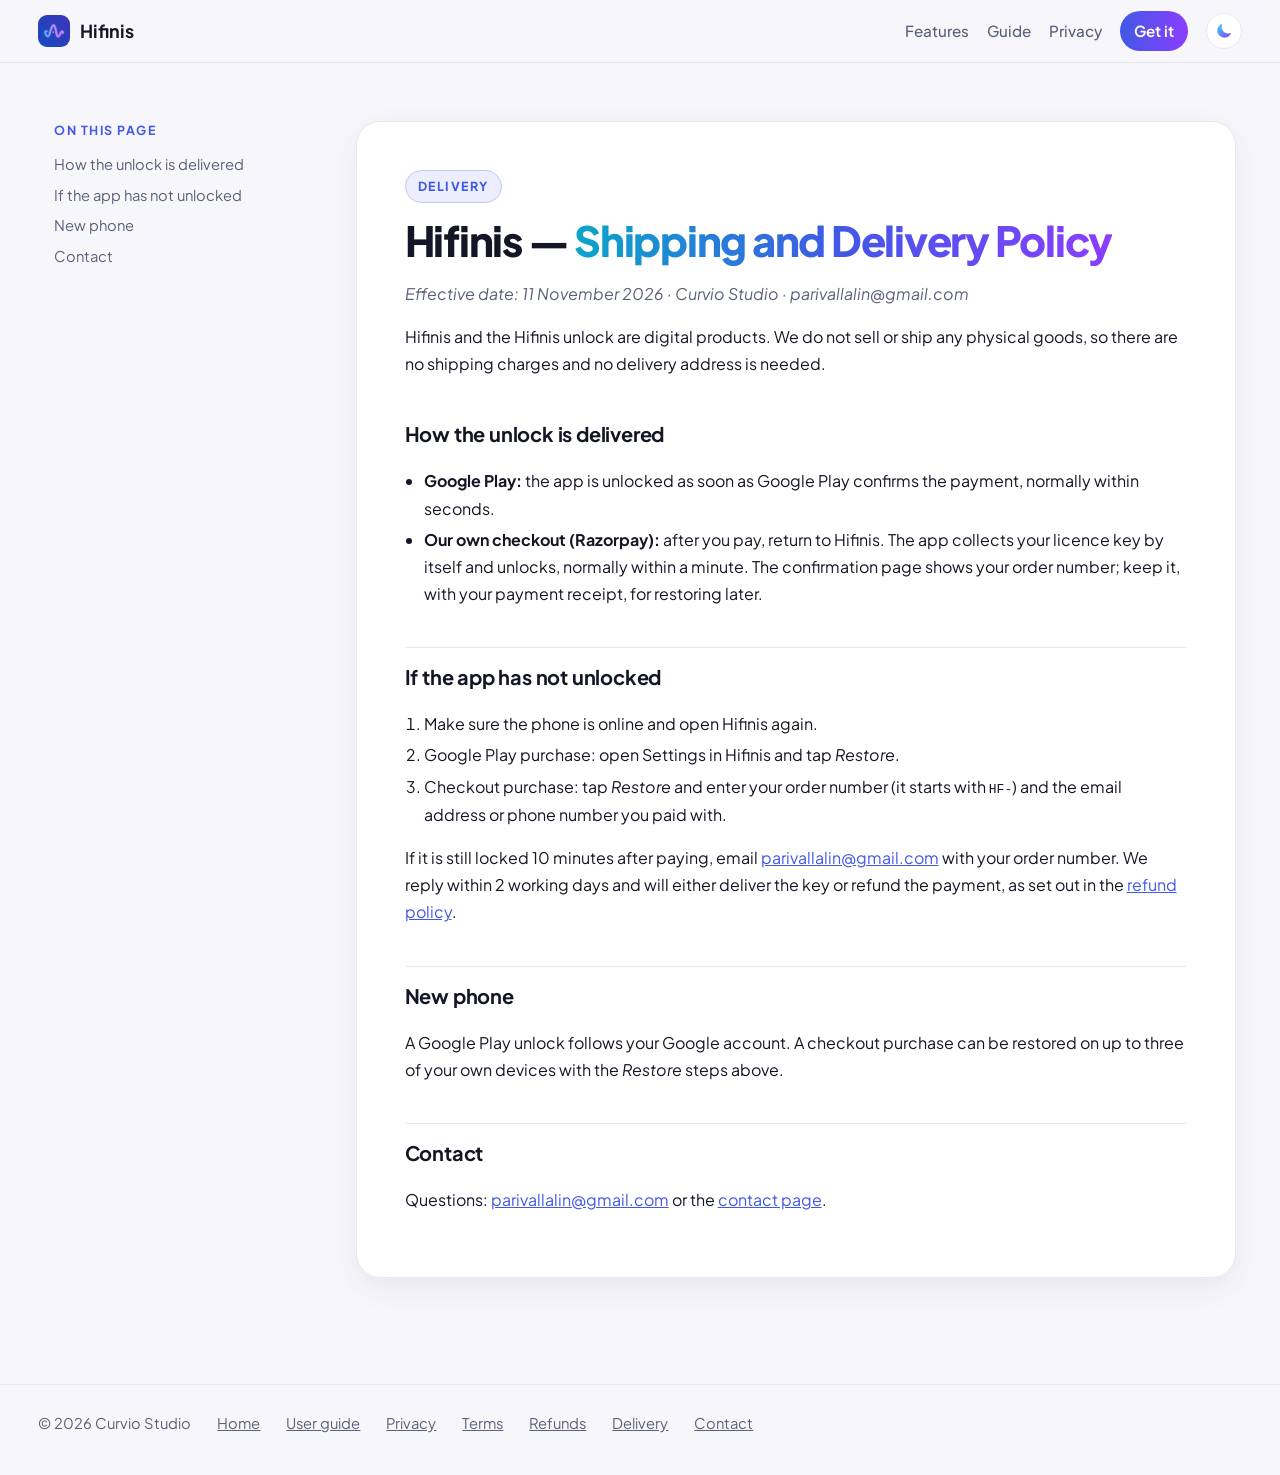
<file: shipping.html>
<!DOCTYPE html>
<html lang="en">
<head>
<meta charset="utf-8">
<meta name="viewport" content="width=device-width, initial-scale=1">
<title>Hifinis — Shipping and Delivery Policy</title>
<meta name="description" content="The Hifinis unlock is a digital product delivered inside the app. Nothing is shipped.">
<link rel="canonical" href="https://hifinis.com/shipping.html">
<link rel="icon" type="image/png" href="favicon.png">
<script src="theme.js"></script>
<link rel="stylesheet" href="motion.css">
<script src="motion.js" defer></script>
<link rel="preconnect" href="https://fonts.googleapis.com">
<link rel="preconnect" href="https://fonts.gstatic.com" crossorigin>
<link href="https://fonts.googleapis.com/css2?family=Plus+Jakarta+Sans:wght@400;500;600;700;800&display=swap" rel="stylesheet">
<meta name="theme-color" content="#f7f7fb">
<link rel="icon" type="image/png" href="favicon.png">
<style>
  /* Legal pages in the site's own look (owner 2026-11-21: "privacy policy looks very plain"). Text unchanged. */
  :root { --bg:#f7f7fb; --bg2:#ffffff; --card:#ffffff; --line:#e6e7f0; --fg:#141625; --muted:#5b6079; --accent:#4258e6; --accent2:#8b3dff; --cyan:#0aa5c9;
          --shadow: 0 10px 30px rgba(20,22,60,.07); }
  :root[data-theme="dark"] { --bg:#0b0d14; --bg2:#121624; --card:#161b2b; --line:#262c40; --fg:#eef0f8; --muted:#a3a9c2; --accent:#6f8bff; --accent2:#b36bff; --cyan:#3fd2f5;
          --shadow: 0 10px 30px rgba(0,0,0,.35); }
  * { box-sizing: border-box; }
  html { scroll-behavior: smooth; overflow-x: clip; }
  body { margin: 0; background: var(--bg); color: var(--fg); line-height: 1.7;
         font-family: "Plus Jakarta Sans", system-ui, -apple-system, "Segoe UI", Roboto, sans-serif; }
  a { color: var(--accent); }
  header.top { position: sticky; top: 0; z-index: 10; background: color-mix(in srgb, var(--bg) 82%, transparent);
               backdrop-filter: blur(14px); -webkit-backdrop-filter: blur(14px); border-bottom: 1px solid var(--line); }
  header.top .wrap { display: flex; align-items: center; gap: 10px; height: 62px; max-width: 1400px; margin: 0 auto; padding: 0 clamp(16px, 3vw, 48px); }
  header.top .brand { display: flex; align-items: center; gap: 10px; color: var(--fg); text-decoration: none; }
  header.top img { width: 32px; height: 32px; border-radius: 9px; }
  header.top b { font-size: 1.12em; }
  header.top nav { margin-left: auto; display: flex; align-items: center; gap: 18px; font-size: .95em; }
  header.top nav a { color: var(--muted); text-decoration: none; font-weight: 500; }
  header.top nav a:hover, header.top nav a.on { color: var(--fg); }
  header.top nav a.cta { color: #fff; background: linear-gradient(90deg, var(--accent), var(--accent2)); padding: 7px 14px; border-radius: 999px; font-weight: 650; }
  .theme-btn { width: 36px; height: 36px; border-radius: 50%; border: 1px solid var(--line); background: var(--bg2); display: grid; place-items: center; cursor: pointer; padding: 0; }
  @media (max-width: 640px) { header.top nav a.opt { display: none; } header.top nav { gap: 12px; } }

  .doc { max-width: 1400px; margin: 0 auto; padding: 0 clamp(16px, 3vw, 48px) 60px; display: grid;
         grid-template-columns: 260px minmax(0, 880px); gap: clamp(24px, 4vw, 56px); justify-content: center; }
  .doc aside { position: sticky; top: 80px; align-self: start; padding-top: 40px; max-height: calc(100vh - 96px); overflow: auto; }
  .doc aside b { display: block; font-size: .78em; letter-spacing: .12em; text-transform: uppercase; color: var(--accent); margin: 0 0 8px 10px; }
  .doc aside a { display: block; color: var(--muted); text-decoration: none; padding: 5px 10px; border-radius: 8px; font-size: .92em; line-height: 1.4; }
  .doc aside a:hover { color: var(--fg); background: var(--card); }
  .hero-doc { padding: 40px 0 6px; }
  .chip { display: inline-block; font-size: .78em; font-weight: 750; letter-spacing: .12em; text-transform: uppercase; color: var(--accent);
          background: color-mix(in srgb, var(--accent) 10%, var(--bg2)); border: 1px solid color-mix(in srgb, var(--accent) 22%, var(--line));
          padding: 5px 12px; border-radius: 999px; }
  .paper h1 { font-size: clamp(1.9em, 4vw, 2.6em); line-height: 1.12; letter-spacing: -0.03em; font-weight: 800; margin: 14px 0 10px; }
  .paper h1 .grad { background: linear-gradient(90deg, var(--cyan), var(--accent), var(--accent2)); -webkit-background-clip: text; background-clip: text; color: transparent; }
  .paper > p:first-of-type em, .meta { color: var(--muted); }
  .paper { background: var(--card); border: 1px solid var(--line); border-radius: 24px; box-shadow: var(--shadow); padding: clamp(22px, 4vw, 48px); margin-top: 18px; }
  .paper h2 { font-size: 1.25em; letter-spacing: -0.01em; margin: 2em 0 .5em; padding-top: .6em; border-top: 1px solid var(--line); scroll-margin-top: 80px; }
  .paper h2:first-of-type { border-top: 0; padding-top: 0; }
  .paper ul, .paper ol { padding-left: 1.2em; } .paper li { margin: 4px 0; }
  .paper table { width: 100%; border-collapse: collapse; margin: 12px 0; font-size: .95em; }
  .paper th, .paper td { border: 1px solid var(--line); padding: 8px 10px; text-align: left; vertical-align: top; }
  .glance { display: grid; grid-template-columns: repeat(auto-fit, minmax(170px, 1fr)); gap: 10px; margin: 18px 0 6px; padding: 0; list-style: none; }
  .paper ul.glance { padding: 0; }
  .glance li { background: var(--bg); border: 1px solid var(--line); border-radius: 14px; padding: 12px 14px; font-size: .92em; color: var(--muted); margin: 0; }
  .glance b { display: block; color: var(--fg); font-size: 1.05em; }
  footer.site { border-top: 1px solid var(--line); margin-top: 40px; padding: 26px 0 40px; color: var(--muted); font-size: .92em; }
  footer.site .wrap { max-width: 1400px; margin: 0 auto; padding: 0 clamp(16px, 3vw, 48px); display: flex; flex-wrap: wrap; gap: 12px 26px; }
  footer.site a { color: var(--muted); }
  @media (max-width: 900px) {
    .doc { display: block; }
    .doc aside { position: static; max-height: none; padding-top: 20px; }
    .doc aside nav { display: flex; gap: 6px; overflow-x: auto; padding-bottom: 6px; }
    .doc aside a { white-space: nowrap; background: var(--card); border: 1px solid var(--line); border-radius: 999px; padding: 5px 12px; }
  }
</style>
</head>
<body>
<header class="top"><div class="wrap">
  <a class="brand" href="./"><img src="icon-192.png" alt="Hifinis logo"><b>Hifinis</b></a>
  <nav><a class="opt" href="./#features">Features</a><a href="guide.html">Guide</a><a href="privacy.html">Privacy</a><a class="cta" href="https://play.google.com/store/apps/details?id=com.curvio.hifinis">Get it</a></nav>
</div></header>
<main class="doc">
<aside><b>On this page</b><nav><a href="#how-the-unlock-is-delivered">How the unlock is delivered</a><a href="#if-the-app-has-not-unlocked">If the app has not unlocked</a><a href="#new-phone">New phone</a><a href="#contact">Contact</a></nav></aside>
<div class="hero-doc">
<article class="paper">
<span class="chip">Delivery</span>
<h1>Hifinis — <span class="grad">Shipping and Delivery Policy</span></h1>
<p><em>Effective date: 11 November 2026 · Curvio Studio · parivallalin@gmail.com</em></p>

<p>Hifinis and the Hifinis unlock are digital products. We do not sell or ship any physical goods,
so there are no shipping charges and no delivery address is needed.</p>

<h2 id="how-the-unlock-is-delivered">How the unlock is delivered</h2>
<ul>
  <li><strong>Google Play:</strong> the app is unlocked as soon as Google Play confirms the
      payment, normally within seconds.</li>
  <li><strong>Our own checkout (Razorpay):</strong> after you pay, return to Hifinis. The app
      collects your licence key by itself and unlocks, normally within a minute. The confirmation
      page shows your order number; keep it, with your payment receipt, for restoring later.</li>
</ul>

<h2 id="if-the-app-has-not-unlocked">If the app has not unlocked</h2>
<ol>
  <li>Make sure the phone is online and open Hifinis again.</li>
  <li>Google Play purchase: open Settings in Hifinis and tap <em>Restore</em>.</li>
  <li>Checkout purchase: tap <em>Restore</em> and enter your order number (it starts with
      <code>HF-</code>) and the email address or phone number you paid with.</li>
</ol>
<p>If it is still locked 10 minutes after paying, email
<a href="mailto:parivallalin@gmail.com?subject=Hifinis%20unlock%20not%20received">parivallalin@gmail.com</a>
with your order number. We reply within 2 working days and will either deliver the key or refund
the payment, as set out in the <a href="refund.html">refund policy</a>.</p>

<h2 id="new-phone">New phone</h2>
<p>A Google Play unlock follows your Google account. A checkout purchase can be restored on up to
three of your own devices with the <em>Restore</em> steps above.</p>

<h2 id="contact">Contact</h2>
<p>Questions: <a href="mailto:parivallalin@gmail.com">parivallalin@gmail.com</a> or the
<a href="contact.html">contact page</a>.</p>
</article>
</div>
</main>
<footer class="site"><div class="wrap">
  <span>© 2026 Curvio Studio</span>
  <a href="./">Home</a> <a href="guide.html">User guide</a> <a href="privacy.html">Privacy</a> <a href="terms.html">Terms</a>
  <a href="refund.html">Refunds</a> <a href="shipping.html">Delivery</a> <a href="contact.html">Contact</a>
</div></footer>
</body>
</html>
</file>
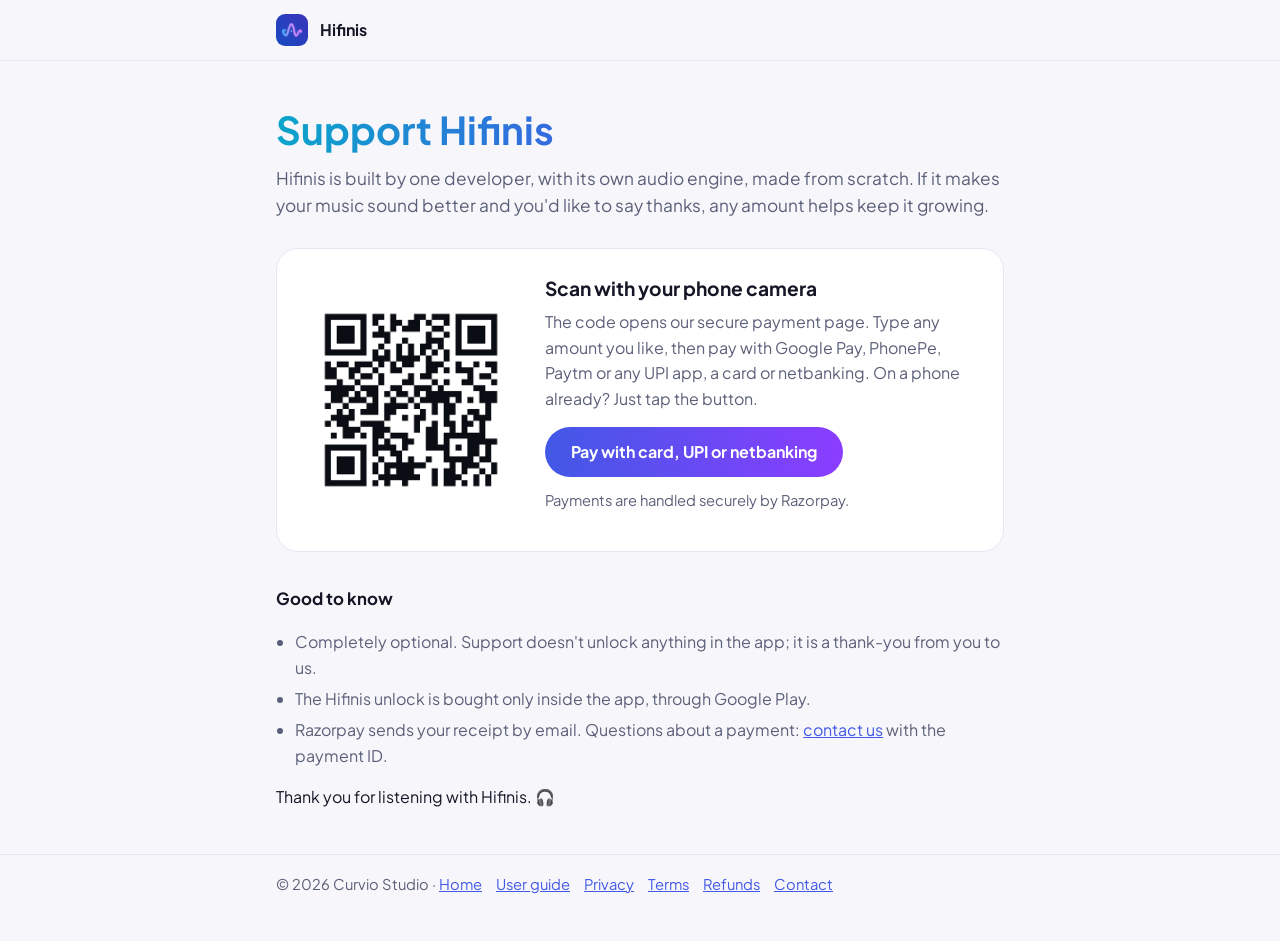
<file: support.html>
<!DOCTYPE html>
<html lang="en">
<head>
<meta charset="utf-8">
<meta name="viewport" content="width=device-width, initial-scale=1">
<title>Support Hifinis</title>
<meta name="description" content="Like Hifinis? Support its development with a small tip by UPI, card or netbanking. Optional, and it unlocks nothing: a thank-you from you to us.">
<link rel="canonical" href="https://hifinis.com/support.html">
<link rel="icon" type="image/png" href="favicon.png">
<meta name="theme-color" content="#f7f7fb">
<link rel="preconnect" href="https://fonts.googleapis.com">
<link rel="preconnect" href="https://fonts.gstatic.com" crossorigin>
<link href="https://fonts.googleapis.com/css2?family=Plus+Jakarta+Sans:wght@400;500;600;700;800&display=swap" rel="stylesheet">
<script src="theme.js"></script>
<link rel="stylesheet" href="motion.css">
<script src="motion.js" defer></script>
<style>
  :root { --bg:#f7f7fb; --bg2:#ffffff; --card:#ffffff; --line:#e6e7f0; --fg:#141625; --muted:#5b6079; --accent:#4258e6; --accent2:#8b3dff; --cyan:#0aa5c9; }
  :root[data-theme="dark"] { --bg:#0b0d14; --bg2:#121624; --card:#161b2b; --line:#262c40; --fg:#eef0f8; --muted:#a3a9c2; --accent:#6f8bff; --accent2:#b36bff; --cyan:#3fd2f5; }
  .theme-btn { width: 36px; height: 36px; border-radius: 50%; border: 1px solid var(--line); background: var(--bg2); display: grid; place-items: center; cursor: pointer; padding: 0; }
  header.top nav { align-items: center; }
  * { box-sizing: border-box; }
  body { margin: 0; background: var(--bg); color: var(--fg); line-height: 1.6;
         font-family: "Plus Jakarta Sans", system-ui, -apple-system, "Segoe UI", Roboto, sans-serif; }
  a { color: var(--accent); }
  .wrap { max-width: 760px; margin: 0 auto; padding: 0 16px; }
  header.top { border-bottom: 1px solid var(--line); }
  header.top .wrap { display: flex; align-items: center; gap: 12px; height: 60px; }
  header.top img { width: 32px; height: 32px; border-radius: 9px; }
  header.top a.home { display: flex; align-items: center; gap: 12px; color: var(--fg); text-decoration: none; font-weight: 700; }
  h1 { font-size: clamp(1.7em, 5vw, 2.4em); line-height: 1.2; margin: 1.2em 0 .3em;
       background: linear-gradient(90deg, var(--cyan), var(--accent), var(--accent2));
       -webkit-background-clip: text; background-clip: text; color: transparent; }
  .lead { color: var(--muted); font-size: 1.08em; margin: 0 0 1.6em; }
  .card { background: var(--card); border: 1px solid var(--line); border-radius: 22px; padding: 24px;
          display: grid; grid-template-columns: 220px 1fr; gap: 24px; align-items: center; }
  @media (max-width: 640px) { .card { grid-template-columns: 1fr; text-align: center; } }
  .qr { background: #fff; border-radius: 16px; padding: 12px; width: 220px; max-width: 100%; margin: 0 auto; }
  .qr img { display: block; width: 100%; height: auto; }
  .card h2 { margin: 0 0 .3em; font-size: 1.2em; }
  .card p { margin: 0 0 1em; color: var(--muted); }
  .pay { display: inline-block; padding: 12px 26px; border-radius: 999px; color: #fff; font-weight: 700;
         text-decoration: none; background: linear-gradient(90deg, var(--accent), var(--accent2)); }
  .pay:hover { filter: brightness(1.08); }
  .small { font-size: .92em; color: var(--muted); }
  ul.points { padding-left: 1.2em; color: var(--muted); }
  ul.points li { margin: .35em 0; }
  h3 { margin-top: 2em; font-size: 1.05em; }
  footer { margin-top: 3em; padding: 1.2em 0 3em; border-top: 1px solid var(--line); font-size: .92em; color: var(--muted); }
  footer a { margin-right: 14px; }
</style>
</head>
<body>
<header class="top">
  <div class="wrap"><a class="home" href="./"><img src="icon-192.png" alt="">Hifinis</a></div>
</header>

<main class="wrap">
  <h1>Support Hifinis</h1>
  <p class="lead">Hifinis is built by one developer, with its own audio engine, made from scratch.
    If it makes your music sound better and you'd like to say thanks, any amount helps keep it growing.</p>

  <div class="card">
    <div class="qr"><img src="support-qr.png" alt="QR code that opens the Hifinis support payment page" width="440" height="440"></div>
    <div>
      <h2>Scan with your phone camera</h2>
      <p>The code opens our secure payment page. Type any amount you like, then pay with Google Pay, PhonePe,
        Paytm or any UPI app, a card or netbanking. On a phone already? Just tap the button.</p>
      <a class="pay" href="https://razorpay.me/@parivallal2052" rel="noopener">Pay with card, UPI or netbanking</a>
      <p class="small" style="margin-top:.8em">Payments are handled securely by Razorpay.</p>
    </div>
  </div>

  <h3>Good to know</h3>
  <ul class="points">
    <li>Completely optional. Support doesn't unlock anything in the app; it is a thank-you from you to us.</li>
    <li>The Hifinis unlock is bought only inside the app, through Google Play.</li>
    <li>Razorpay sends your receipt by email. Questions about a payment:
      <a href="contact.html">contact us</a> with the payment ID.</li>
  </ul>

  <p>Thank you for listening with Hifinis. 🎧</p>
</main>

<footer>
  <div class="wrap">© 2026 Curvio Studio · <a href="./">Home</a><a href="guide.html">User guide</a><a href="privacy.html">Privacy</a><a href="terms.html">Terms</a><a href="refund.html">Refunds</a><a href="contact.html">Contact</a></div>
</footer>
</body>
</html>
</file>
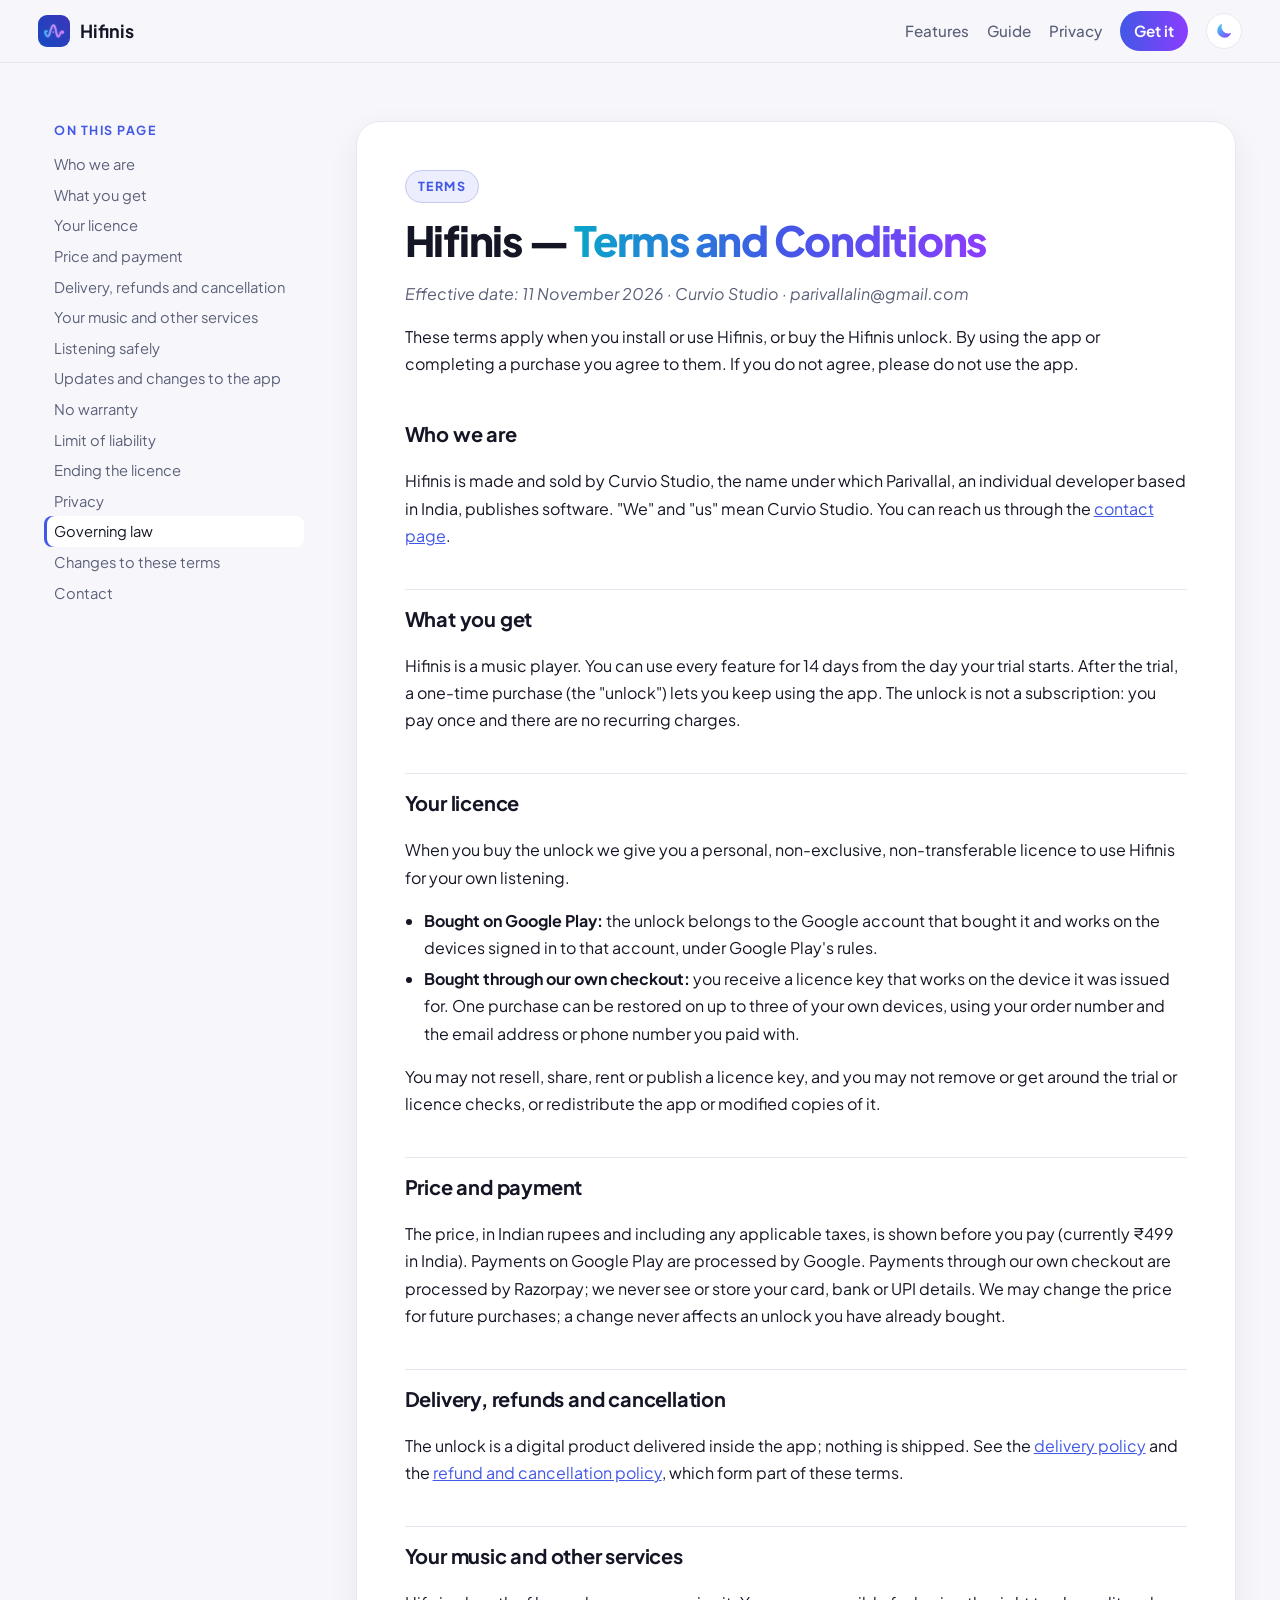
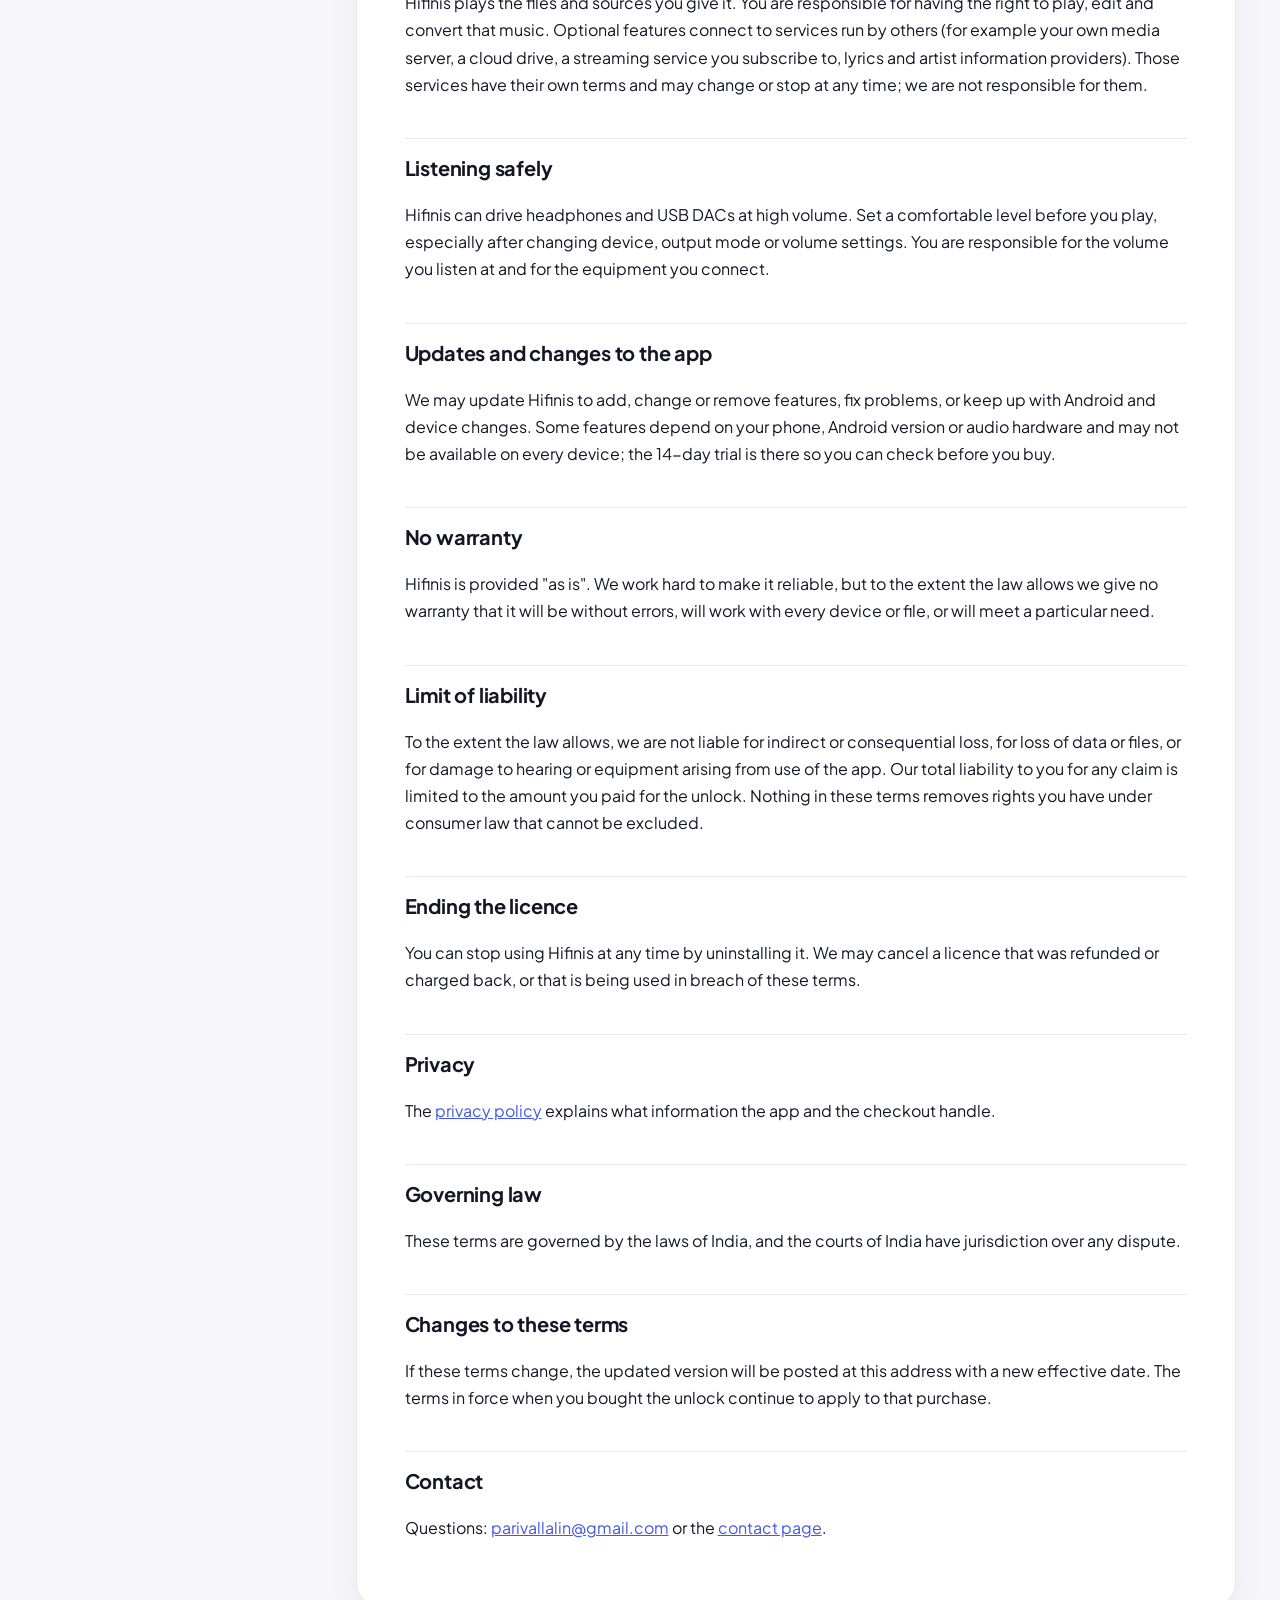
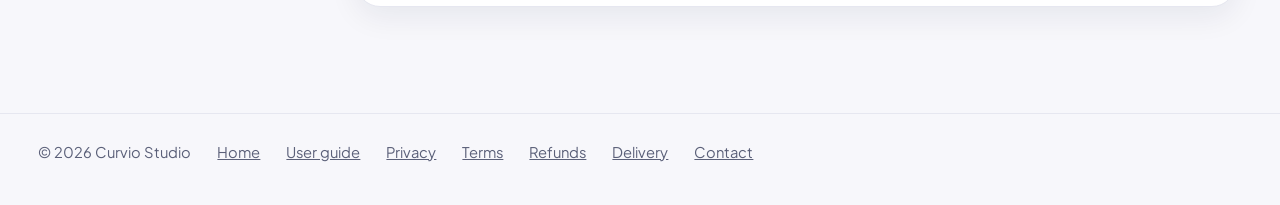
<file: terms.html>
<!DOCTYPE html>
<html lang="en">
<head>
<meta charset="utf-8">
<meta name="viewport" content="width=device-width, initial-scale=1">
<title>Hifinis — Terms and Conditions</title>
<meta name="description" content="Terms and conditions for using Hifinis and for buying the Hifinis unlock.">
<link rel="canonical" href="https://hifinis.com/terms.html">
<link rel="icon" type="image/png" href="favicon.png">
<script src="theme.js"></script>
<link rel="stylesheet" href="motion.css">
<script src="motion.js" defer></script>
<link rel="preconnect" href="https://fonts.googleapis.com">
<link rel="preconnect" href="https://fonts.gstatic.com" crossorigin>
<link href="https://fonts.googleapis.com/css2?family=Plus+Jakarta+Sans:wght@400;500;600;700;800&display=swap" rel="stylesheet">
<meta name="theme-color" content="#f7f7fb">
<link rel="icon" type="image/png" href="favicon.png">
<style>
  /* Legal pages in the site's own look (owner 2026-11-21: "privacy policy looks very plain"). Text unchanged. */
  :root { --bg:#f7f7fb; --bg2:#ffffff; --card:#ffffff; --line:#e6e7f0; --fg:#141625; --muted:#5b6079; --accent:#4258e6; --accent2:#8b3dff; --cyan:#0aa5c9;
          --shadow: 0 10px 30px rgba(20,22,60,.07); }
  :root[data-theme="dark"] { --bg:#0b0d14; --bg2:#121624; --card:#161b2b; --line:#262c40; --fg:#eef0f8; --muted:#a3a9c2; --accent:#6f8bff; --accent2:#b36bff; --cyan:#3fd2f5;
          --shadow: 0 10px 30px rgba(0,0,0,.35); }
  * { box-sizing: border-box; }
  html { scroll-behavior: smooth; overflow-x: clip; }
  body { margin: 0; background: var(--bg); color: var(--fg); line-height: 1.7;
         font-family: "Plus Jakarta Sans", system-ui, -apple-system, "Segoe UI", Roboto, sans-serif; }
  a { color: var(--accent); }
  header.top { position: sticky; top: 0; z-index: 10; background: color-mix(in srgb, var(--bg) 82%, transparent);
               backdrop-filter: blur(14px); -webkit-backdrop-filter: blur(14px); border-bottom: 1px solid var(--line); }
  header.top .wrap { display: flex; align-items: center; gap: 10px; height: 62px; max-width: 1400px; margin: 0 auto; padding: 0 clamp(16px, 3vw, 48px); }
  header.top .brand { display: flex; align-items: center; gap: 10px; color: var(--fg); text-decoration: none; }
  header.top img { width: 32px; height: 32px; border-radius: 9px; }
  header.top b { font-size: 1.12em; }
  header.top nav { margin-left: auto; display: flex; align-items: center; gap: 18px; font-size: .95em; }
  header.top nav a { color: var(--muted); text-decoration: none; font-weight: 500; }
  header.top nav a:hover, header.top nav a.on { color: var(--fg); }
  header.top nav a.cta { color: #fff; background: linear-gradient(90deg, var(--accent), var(--accent2)); padding: 7px 14px; border-radius: 999px; font-weight: 650; }
  .theme-btn { width: 36px; height: 36px; border-radius: 50%; border: 1px solid var(--line); background: var(--bg2); display: grid; place-items: center; cursor: pointer; padding: 0; }
  @media (max-width: 640px) { header.top nav a.opt { display: none; } header.top nav { gap: 12px; } }

  .doc { max-width: 1400px; margin: 0 auto; padding: 0 clamp(16px, 3vw, 48px) 60px; display: grid;
         grid-template-columns: 260px minmax(0, 880px); gap: clamp(24px, 4vw, 56px); justify-content: center; }
  .doc aside { position: sticky; top: 80px; align-self: start; padding-top: 40px; max-height: calc(100vh - 96px); overflow: auto; }
  .doc aside b { display: block; font-size: .78em; letter-spacing: .12em; text-transform: uppercase; color: var(--accent); margin: 0 0 8px 10px; }
  .doc aside a { display: block; color: var(--muted); text-decoration: none; padding: 5px 10px; border-radius: 8px; font-size: .92em; line-height: 1.4; }
  .doc aside a:hover { color: var(--fg); background: var(--card); }
  .hero-doc { padding: 40px 0 6px; }
  .chip { display: inline-block; font-size: .78em; font-weight: 750; letter-spacing: .12em; text-transform: uppercase; color: var(--accent);
          background: color-mix(in srgb, var(--accent) 10%, var(--bg2)); border: 1px solid color-mix(in srgb, var(--accent) 22%, var(--line));
          padding: 5px 12px; border-radius: 999px; }
  .paper h1 { font-size: clamp(1.9em, 4vw, 2.6em); line-height: 1.12; letter-spacing: -0.03em; font-weight: 800; margin: 14px 0 10px; }
  .paper h1 .grad { background: linear-gradient(90deg, var(--cyan), var(--accent), var(--accent2)); -webkit-background-clip: text; background-clip: text; color: transparent; }
  .paper > p:first-of-type em, .meta { color: var(--muted); }
  .paper { background: var(--card); border: 1px solid var(--line); border-radius: 24px; box-shadow: var(--shadow); padding: clamp(22px, 4vw, 48px); margin-top: 18px; }
  .paper h2 { font-size: 1.25em; letter-spacing: -0.01em; margin: 2em 0 .5em; padding-top: .6em; border-top: 1px solid var(--line); scroll-margin-top: 80px; }
  .paper h2:first-of-type { border-top: 0; padding-top: 0; }
  .paper ul, .paper ol { padding-left: 1.2em; } .paper li { margin: 4px 0; }
  .paper table { width: 100%; border-collapse: collapse; margin: 12px 0; font-size: .95em; }
  .paper th, .paper td { border: 1px solid var(--line); padding: 8px 10px; text-align: left; vertical-align: top; }
  .glance { display: grid; grid-template-columns: repeat(auto-fit, minmax(170px, 1fr)); gap: 10px; margin: 18px 0 6px; padding: 0; list-style: none; }
  .paper ul.glance { padding: 0; }
  .glance li { background: var(--bg); border: 1px solid var(--line); border-radius: 14px; padding: 12px 14px; font-size: .92em; color: var(--muted); margin: 0; }
  .glance b { display: block; color: var(--fg); font-size: 1.05em; }
  footer.site { border-top: 1px solid var(--line); margin-top: 40px; padding: 26px 0 40px; color: var(--muted); font-size: .92em; }
  footer.site .wrap { max-width: 1400px; margin: 0 auto; padding: 0 clamp(16px, 3vw, 48px); display: flex; flex-wrap: wrap; gap: 12px 26px; }
  footer.site a { color: var(--muted); }
  @media (max-width: 900px) {
    .doc { display: block; }
    .doc aside { position: static; max-height: none; padding-top: 20px; }
    .doc aside nav { display: flex; gap: 6px; overflow-x: auto; padding-bottom: 6px; }
    .doc aside a { white-space: nowrap; background: var(--card); border: 1px solid var(--line); border-radius: 999px; padding: 5px 12px; }
  }
</style>
</head>
<body>
<header class="top"><div class="wrap">
  <a class="brand" href="./"><img src="icon-192.png" alt="Hifinis logo"><b>Hifinis</b></a>
  <nav><a class="opt" href="./#features">Features</a><a href="guide.html">Guide</a><a href="privacy.html">Privacy</a><a class="cta" href="https://play.google.com/store/apps/details?id=com.curvio.hifinis">Get it</a></nav>
</div></header>
<main class="doc">
<aside><b>On this page</b><nav><a href="#who-we-are">Who we are</a><a href="#what-you-get">What you get</a><a href="#your-licence">Your licence</a><a href="#price-and-payment">Price and payment</a><a href="#delivery-refunds-and-cancellation">Delivery, refunds and cancellation</a><a href="#your-music-and-other-services">Your music and other services</a><a href="#listening-safely">Listening safely</a><a href="#updates-and-changes-to-the-app">Updates and changes to the app</a><a href="#no-warranty">No warranty</a><a href="#limit-of-liability">Limit of liability</a><a href="#ending-the-licence">Ending the licence</a><a href="#privacy">Privacy</a><a href="#governing-law">Governing law</a><a href="#changes-to-these-terms">Changes to these terms</a><a href="#contact">Contact</a></nav></aside>
<div class="hero-doc">
<article class="paper">
<span class="chip">Terms</span>
<h1>Hifinis — <span class="grad">Terms and Conditions</span></h1>
<p><em>Effective date: 11 November 2026 · Curvio Studio · parivallalin@gmail.com</em></p>

<p>These terms apply when you install or use Hifinis, or buy the Hifinis unlock. By using the app
or completing a purchase you agree to them. If you do not agree, please do not use the app.</p>

<h2 id="who-we-are">Who we are</h2>
<p>Hifinis is made and sold by Curvio Studio, the name under which Parivallal, an individual
developer based in India, publishes software. "We" and "us" mean Curvio Studio. You can reach us
through the <a href="contact.html">contact page</a>.</p>

<h2 id="what-you-get">What you get</h2>
<p>Hifinis is a music player. You can use every feature for 14 days from the day your trial
starts. After the trial, a one-time purchase (the "unlock") lets you keep using the app. The unlock
is not a subscription: you pay once and there are no recurring charges.</p>

<h2 id="your-licence">Your licence</h2>
<p>When you buy the unlock we give you a personal, non-exclusive, non-transferable licence to use
Hifinis for your own listening.</p>
<ul>
  <li><strong>Bought on Google Play:</strong> the unlock belongs to the Google account that bought
      it and works on the devices signed in to that account, under Google Play's rules.</li>
  <li><strong>Bought through our own checkout:</strong> you receive a licence key that works on the
      device it was issued for. One purchase can be restored on up to three of your own devices,
      using your order number and the email address or phone number you paid with.</li>
</ul>
<p>You may not resell, share, rent or publish a licence key, and you may not remove or get around
the trial or licence checks, or redistribute the app or modified copies of it.</p>

<h2 id="price-and-payment">Price and payment</h2>
<p>The price, in Indian rupees and including any applicable taxes, is shown before you pay
(currently ₹499 in India). Payments on Google Play are processed by Google. Payments through our
own checkout are processed by Razorpay; we never see or store your card, bank or UPI details. We
may change the price for future purchases; a change never affects an unlock you have already
bought.</p>

<h2 id="delivery-refunds-and-cancellation">Delivery, refunds and cancellation</h2>
<p>The unlock is a digital product delivered inside the app; nothing is shipped. See the
<a href="shipping.html">delivery policy</a> and the
<a href="refund.html">refund and cancellation policy</a>, which form part of these terms.</p>

<h2 id="your-music-and-other-services">Your music and other services</h2>
<p>Hifinis plays the files and sources you give it. You are responsible for having the right to
play, edit and convert that music. Optional features connect to services run by others (for example
your own media server, a cloud drive, a streaming service you subscribe to, lyrics and artist
information providers). Those services have their own terms and may change or stop at any time; we
are not responsible for them.</p>

<h2 id="listening-safely">Listening safely</h2>
<p>Hifinis can drive headphones and USB DACs at high volume. Set a comfortable level before you
play, especially after changing device, output mode or volume settings. You are responsible for the
volume you listen at and for the equipment you connect.</p>

<h2 id="updates-and-changes-to-the-app">Updates and changes to the app</h2>
<p>We may update Hifinis to add, change or remove features, fix problems, or keep up with Android
and device changes. Some features depend on your phone, Android version or audio hardware and may
not be available on every device; the 14-day trial is there so you can check before you buy.</p>

<h2 id="no-warranty">No warranty</h2>
<p>Hifinis is provided "as is". We work hard to make it reliable, but to the extent the law allows
we give no warranty that it will be without errors, will work with every device or file, or will
meet a particular need.</p>

<h2 id="limit-of-liability">Limit of liability</h2>
<p>To the extent the law allows, we are not liable for indirect or consequential loss, for loss of
data or files, or for damage to hearing or equipment arising from use of the app. Our total
liability to you for any claim is limited to the amount you paid for the unlock. Nothing in these
terms removes rights you have under consumer law that cannot be excluded.</p>

<h2 id="ending-the-licence">Ending the licence</h2>
<p>You can stop using Hifinis at any time by uninstalling it. We may cancel a licence that was
refunded or charged back, or that is being used in breach of these terms.</p>

<h2 id="privacy">Privacy</h2>
<p>The <a href="privacy.html">privacy policy</a> explains what information the app and the
checkout handle.</p>

<h2 id="governing-law">Governing law</h2>
<p>These terms are governed by the laws of India, and the courts of India have jurisdiction over
any dispute.</p>

<h2 id="changes-to-these-terms">Changes to these terms</h2>
<p>If these terms change, the updated version will be posted at this address with a new effective
date. The terms in force when you bought the unlock continue to apply to that purchase.</p>

<h2 id="contact">Contact</h2>
<p>Questions: <a href="mailto:parivallalin@gmail.com">parivallalin@gmail.com</a> or the
<a href="contact.html">contact page</a>.</p>
</article>
</div>
</main>
<footer class="site"><div class="wrap">
  <span>© 2026 Curvio Studio</span>
  <a href="./">Home</a> <a href="guide.html">User guide</a> <a href="privacy.html">Privacy</a> <a href="terms.html">Terms</a>
  <a href="refund.html">Refunds</a> <a href="shipping.html">Delivery</a> <a href="contact.html">Contact</a>
</div></footer>
</body>
</html>
</file>
<file: motion.css>
/* Hifinis motion (owner 2026-11-21: "attractive, unique animation, entire website").
   Everything is built around sound: a flowing wave, dancing EQ bars, a signal pulse.
   Only transform/opacity animate, and all of it stops for prefers-reduced-motion. */

/* Reading progress, every page */
.hf-progress { position: fixed; left: 0; top: 0; height: 3px; width: 100%; z-index: 50; pointer-events: none;
  transform-origin: 0 50%; transform: scaleX(var(--p, 0));
  background: linear-gradient(90deg, #0aa5c9, #4258e6, #8b3dff); }

/* Dancing EQ bars (eyebrow chip, logo on hover) */
.eq { display: inline-flex; align-items: flex-end; gap: 2px; height: 12px; }
.eq i { width: 3px; height: 100%; border-radius: 2px; background: linear-gradient(180deg, #0aa5c9, #8b3dff);
  transform-origin: 50% 100%; animation: hf-eq 1s ease-in-out infinite; }
.eq i:nth-child(2) { animation-delay: -.35s; animation-duration: .8s; }
.eq i:nth-child(3) { animation-delay: -.6s; animation-duration: 1.15s; }
.eq i:nth-child(4) { animation-delay: -.15s; animation-duration: .9s; }
@keyframes hf-eq { 0%, 100% { transform: scaleY(.25); } 50% { transform: scaleY(1); } }
header.top img { transition: transform .4s cubic-bezier(.3, 1.6, .5, 1); }
header.top .brand:hover img, header.top .wrap > img:hover { transform: rotate(-8deg) scale(1.08); }

/* Flowing sound wave behind the hero */
.hf-wave { position: absolute; left: 0; right: 0; bottom: 0; height: 140px; overflow: hidden; z-index: 0; pointer-events: none; opacity: .5; }
.hf-wave svg { position: absolute; left: 0; bottom: 0; width: 200%; height: 100%; animation: hf-flow 14s linear infinite; }
.hf-wave svg.b { animation-duration: 22s; animation-direction: reverse; opacity: .6; }
@keyframes hf-flow { to { transform: translateX(-50%); } }
:root[data-theme="dark"] .hf-wave { opacity: .35; }

/* Headline: lines rise in, the gradient line shimmers */
.hero h1 > * , .hero h1 { animation: hf-rise .9s cubic-bezier(.2, .7, .2, 1) both; }
.hero h1 .grad { display: inline-block; background-size: 200% 100%; animation: hf-rise .9s .15s cubic-bezier(.2, .7, .2, 1) both, hf-shimmer 6s 1.2s linear infinite; }
.hero p.lead { animation: hf-rise .9s .25s cubic-bezier(.2, .7, .2, 1) both; }
.hero .btn { animation: hf-rise .9s .35s cubic-bezier(.2, .7, .2, 1) both; }
@keyframes hf-rise { from { opacity: 0; transform: translateY(22px); } to { opacity: 1; transform: none; } }
@keyframes hf-shimmer { to { background-position: -200% 0; } }

/* The phone floats like it is breathing to the beat */
.hero .phone { animation: hf-float 6s ease-in-out infinite; }
@keyframes hf-float { 0%, 100% { translate: 0 0; } 50% { translate: 0 -12px; } }
.hero .phone .badge { animation: hf-pop .6s 1s cubic-bezier(.3, 1.6, .5, 1) both; }
@keyframes hf-pop { from { opacity: 0; transform: rotate(3deg) scale(.6); } to { opacity: 1; transform: rotate(3deg) scale(1); } }

/* Buttons: a light sweep */
.btn { position: relative; overflow: hidden; }
.btn::after { content: ""; position: absolute; top: 0; bottom: 0; width: 40%; left: -60%;
  background: linear-gradient(100deg, transparent, rgba(255, 255, 255, .45), transparent); transform: skewX(-20deg); }
.btn:hover::after { animation: hf-sweep .8s ease; }
.btn.main::after { animation: hf-sweep 1.1s 2.2s ease both; }
.btn.main:hover::after { animation: hf-sweep .8s ease; }
@keyframes hf-sweep { from { left: -60%; } to { left: 130%; } }

/* Signal pulse: each stage lights in turn, then the check pops */
.path.run .st, .path.run .ar { animation: hf-light .5s both; }
.path.run > :nth-child(1) { animation-delay: .1s; } .path.run > :nth-child(2) { animation-delay: .3s; }
.path.run > :nth-child(3) { animation-delay: .5s; } .path.run > :nth-child(4) { animation-delay: .7s; }
.path.run > :nth-child(5) { animation-delay: .9s; } .path.run > :nth-child(6) { animation-delay: 1.1s; }
.path.run > :nth-child(7) { animation-delay: 1.3s; }
.path.run .ok { animation: hf-check .7s 1.6s cubic-bezier(.3, 1.6, .5, 1) both; }
.path .st { transition: box-shadow .3s; }
@keyframes hf-light { 0% { opacity: .35; transform: translateY(4px); } 60% { box-shadow: 0 0 0 4px color-mix(in srgb, #4258e6 25%, transparent); } 100% { opacity: 1; transform: none; } }
@keyframes hf-check { from { opacity: 0; transform: scale(.5); } to { opacity: 1; transform: scale(1); } }

/* Scroll reveals (motion.js adds .rv, then .in), staggered by --d */
.rv { opacity: 0; transform: translateY(26px); transition: opacity .7s ease, transform .7s cubic-bezier(.2, .7, .2, 1); transition-delay: var(--d, 0s); }
.rv.in { opacity: 1; transform: none; }
.feature .shot.rv { transform: translateX(60px) rotate(4deg); }
.feature.flip .shot.rv { transform: translateX(-60px) rotate(-4deg); }
.feature .shot.rv.in { transform: none; }
.feature .shot img { transition: transform .25s ease, box-shadow .3s; will-change: transform; }

/* Cards: a glow follows the pointer */
.card { position: relative; overflow: hidden; }
.card::after { content: ""; position: absolute; inset: 0; pointer-events: none; opacity: 0; transition: opacity .3s;
  background: radial-gradient(360px circle at var(--mx, 50%) var(--my, 50%), color-mix(in srgb, #8b3dff 14%, transparent), transparent 60%); }
.card:hover::after { opacity: 1; }

/* Review stars light one by one */
.quote .stars span { display: inline-block; opacity: .2; transform: scale(.6); transition: opacity .3s, transform .4s cubic-bezier(.3, 1.6, .5, 1); }
.quote.in .stars span, .quote .stars.in span { opacity: 1; transform: none; }
.quote .stars span:nth-child(2) { transition-delay: .12s; } .quote .stars span:nth-child(3) { transition-delay: .24s; }
.quote .stars span:nth-child(4) { transition-delay: .36s; } .quote .stars span:nth-child(5) { transition-delay: .48s; }

/* Final call to action: the gradient keeps moving */
.final .box { background-size: 200% 200%; animation: hf-grad 10s ease-in-out infinite; }
@keyframes hf-grad { 0%, 100% { background-position: 0% 50%; } 50% { background-position: 100% 50%; } }

/* Contents lists: the section you are reading is highlighted */
aside a.hf-on { color: var(--fg) !important; background: var(--card); box-shadow: inset 3px 0 0 var(--accent); }

@media (prefers-reduced-motion: reduce) {
  *, *::before, *::after { animation: none !important; transition: none !important; }
  .rv, .feature .shot.rv { opacity: 1 !important; transform: none !important; }
  .quote .stars span { opacity: 1; transform: none; }
  .hf-wave { display: none; }
}
</file>
